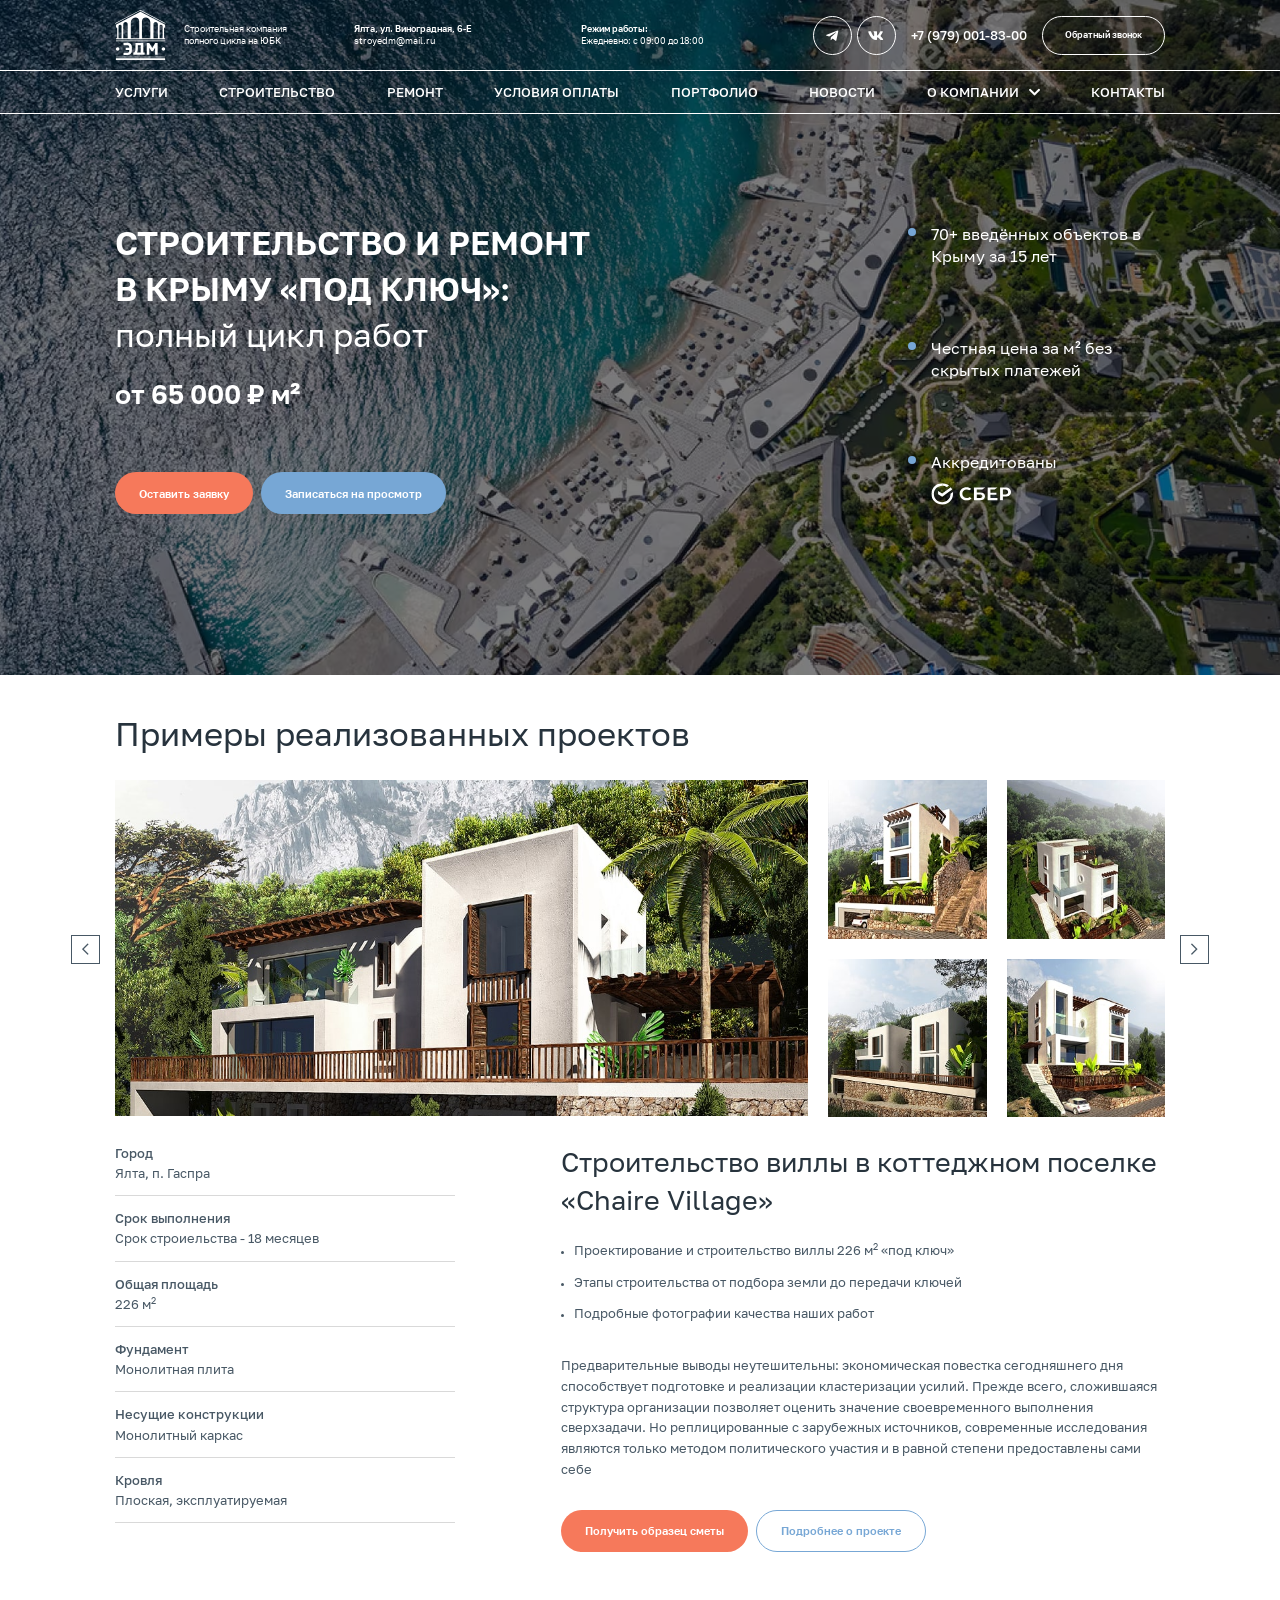
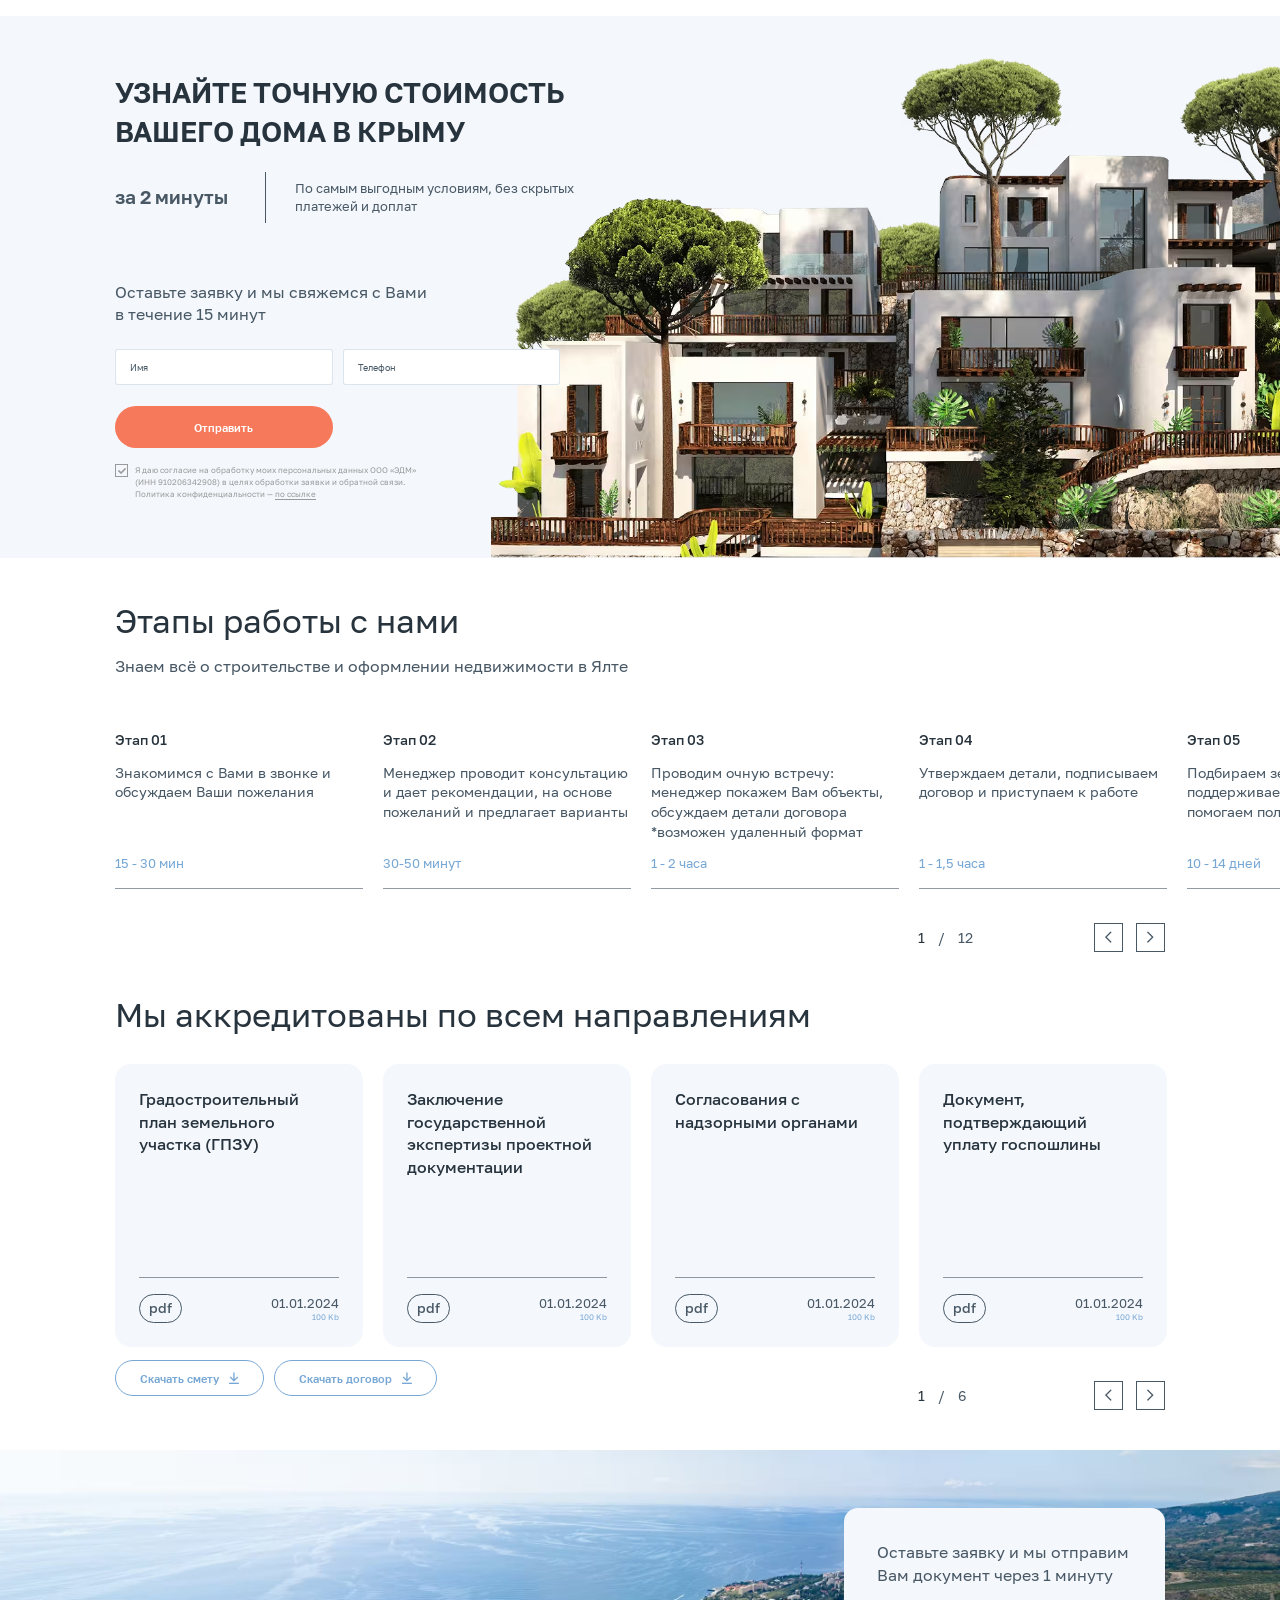
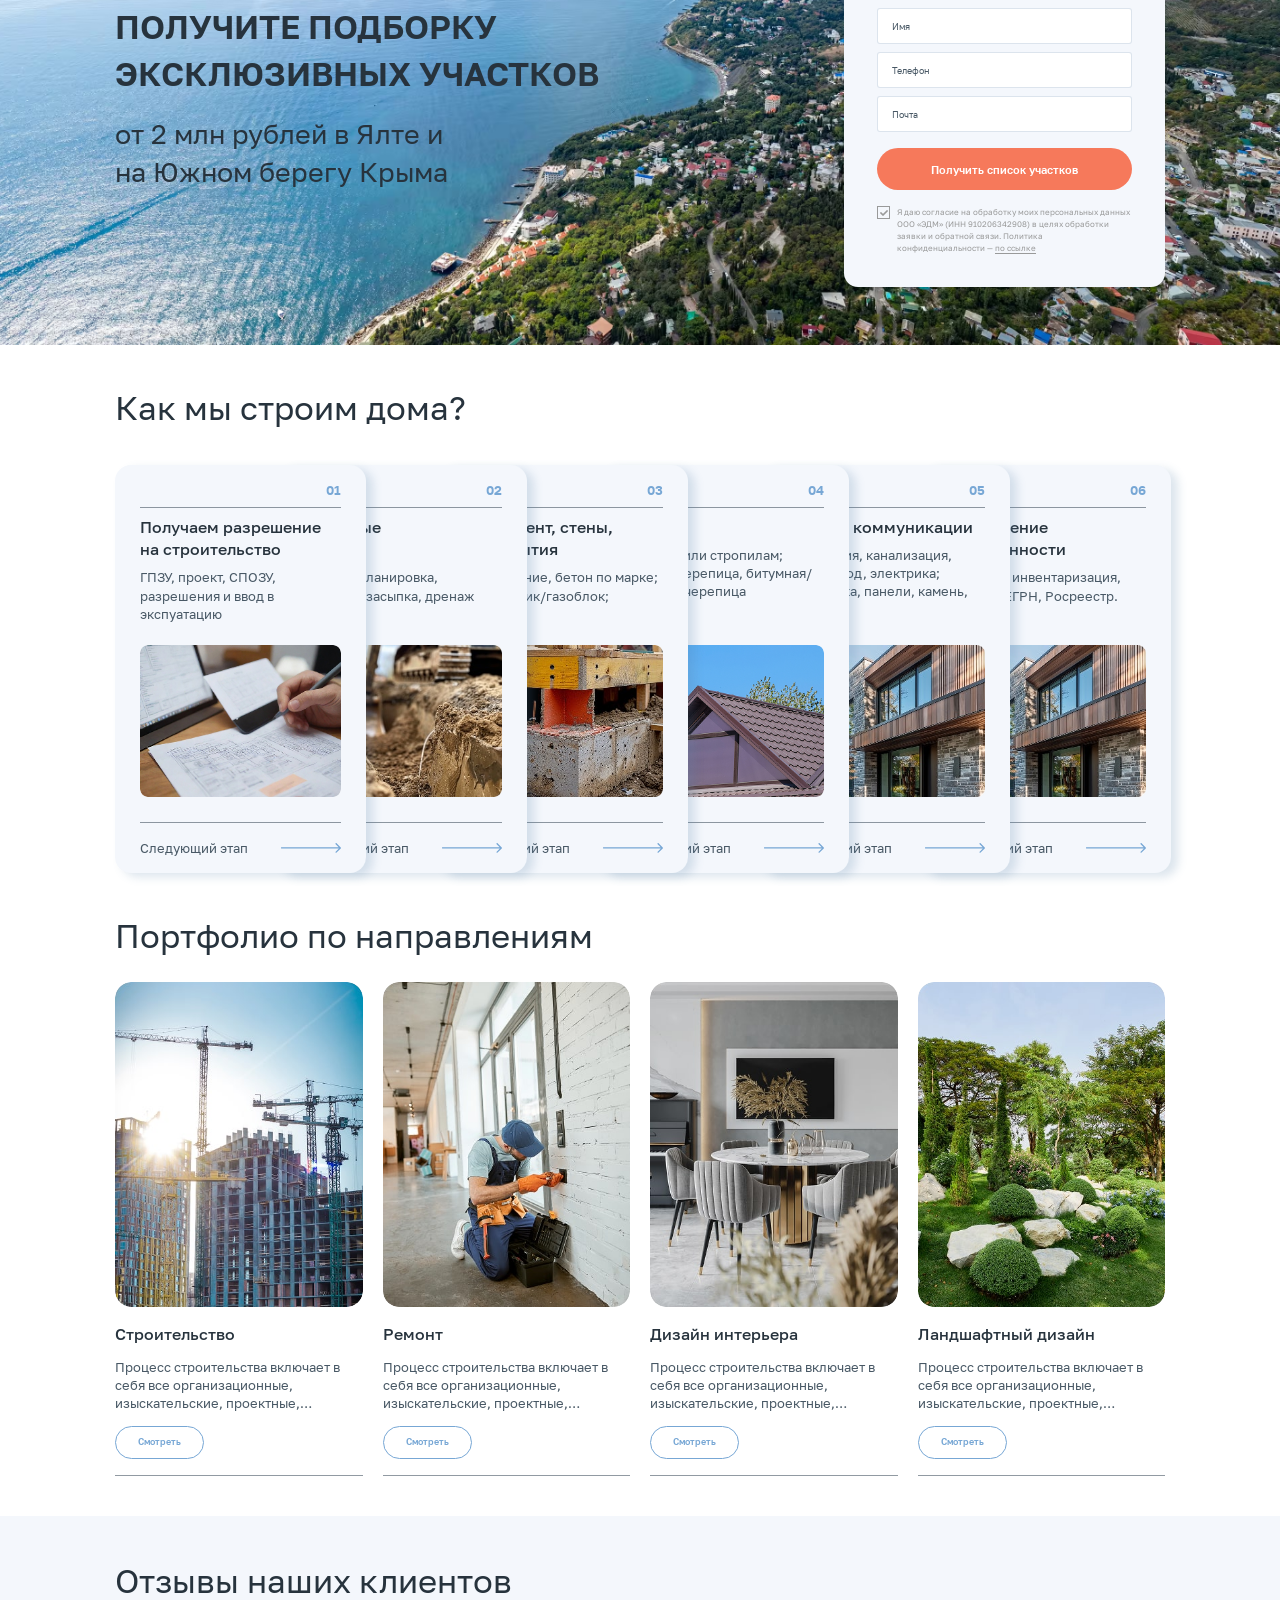
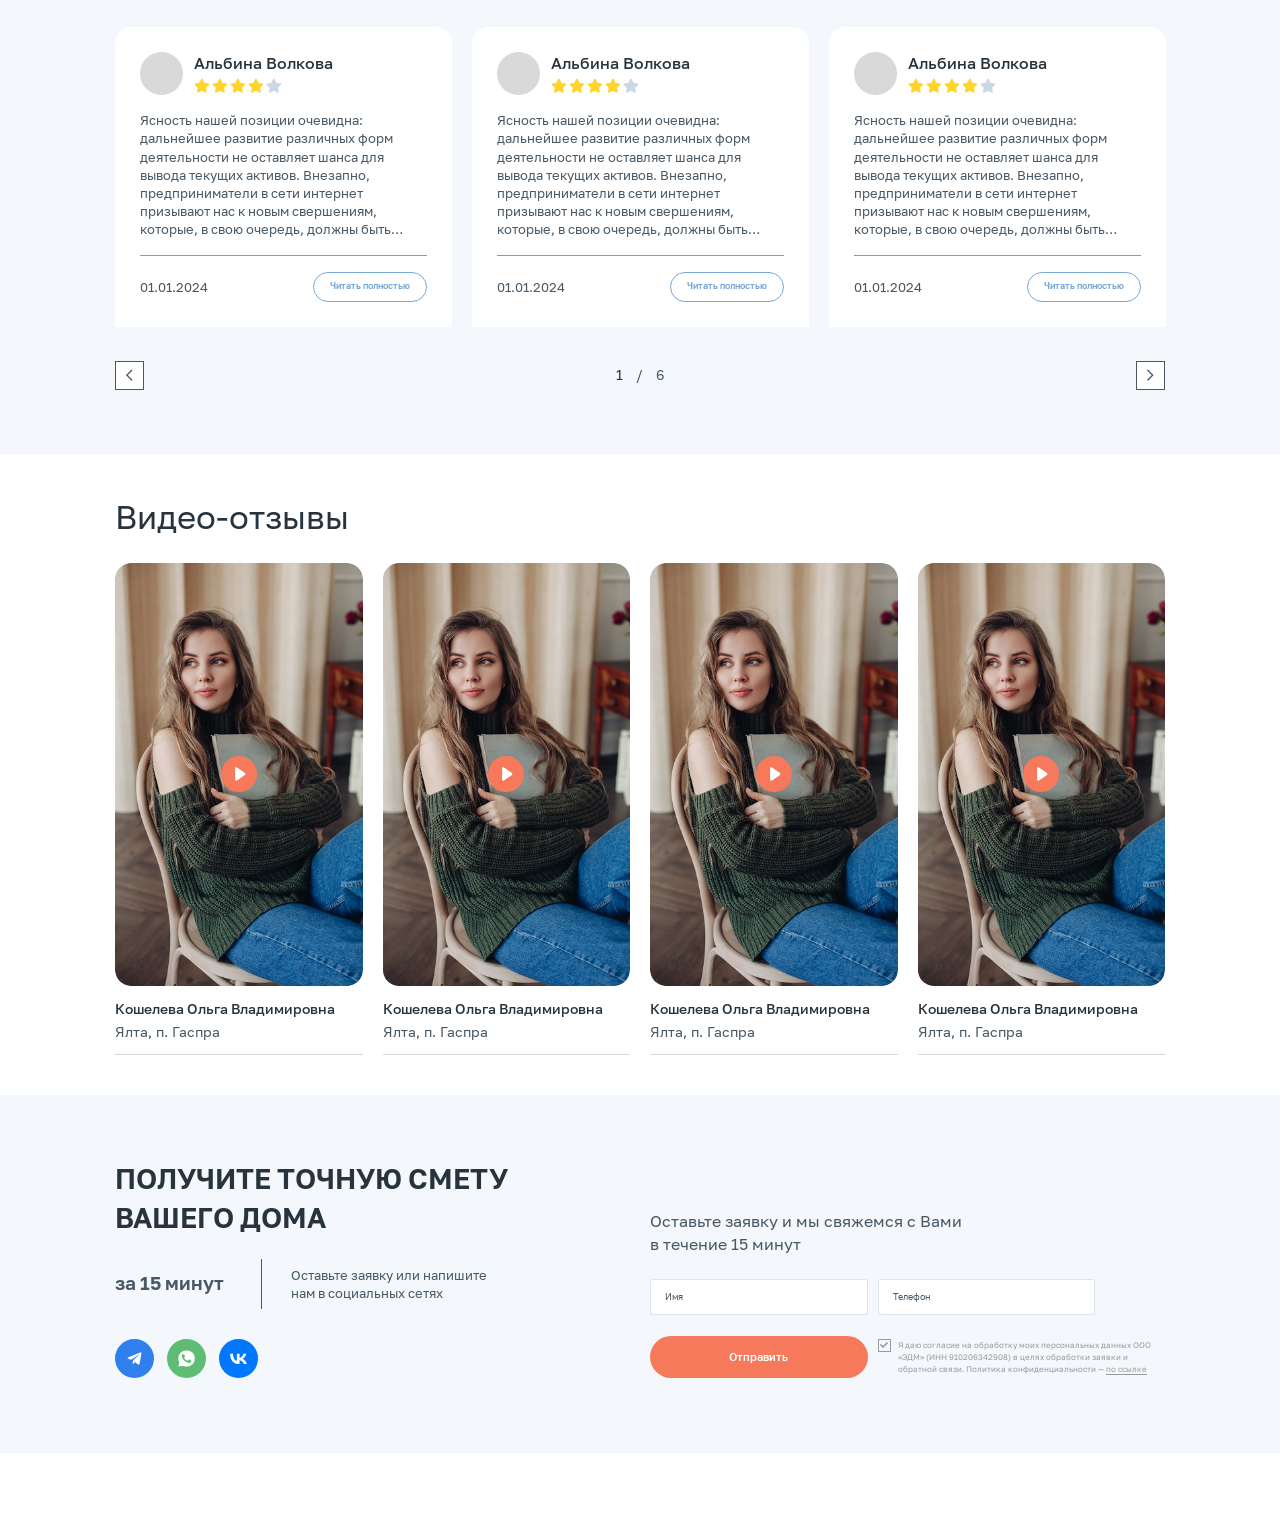
<file: index.html>
<!DOCTYPE html>
<!--[if lt IE 7]><html lang="ru" class="lt-ie9 lt-ie8 lt-ie7"><![endif]-->
<!--[if IE 7]><html lang="ru" class="lt-ie9 lt-ie8"><![endif]-->
<!--[if IE 8]><html lang="ru" class="lt-ie9"><![endif]-->
<!--[if gt IE 8]><!-->
<html lang="ru">
<!--<![endif]-->
<head>
	<meta charset="utf-8" />
	<title>Заголовок</title>
	<meta http-equiv="X-UA-Compatible" content="IE=edge" />
	<meta name="viewport" content="width=device-width, initial-scale=1, maximum-scale=1">
	<meta name="format-detection" content="telephone=no" />
	<link rel="shortcut icon" href="favicon.png" />
	<link rel="stylesheet" href="libs/bootstrap/bootstrap-grid.css" />
	<link rel="stylesheet" href="libs/fontawesome-free-5.12.0-web/css/all.min.css" />
	<link rel="stylesheet" href="libs/fancybox-master/dist/jquery.fancybox.min.css" />
	<link rel="stylesheet" href="libs/slick-1.5.9/slick/slick.css" />
	<link rel="stylesheet" href="css/fonts.css" />
	<link rel="stylesheet" href="css/main.css?ver=1.1" />
	<link rel="stylesheet" href="css/media.css?ver=1.1" />
</head>
<body> 

	<div class="wrapper">

		<header class="header default">
			<div class="header__top">
				<div class="container">
					<div class="header__wrapper">
						<div class="burger"><span></span></div>
						<div class="logo-wrap">
							<a href="/" class="logo">
								<img src="img/logo.svg" alt="alt">
							</a>
							<div class="logo-descr">Строительная компания полного цикла на ЮБК</div>
						</div>
						<div class="header__info"><strong>Ялта, ул. Виноградная, 6-Е</strong> <a href="mailto:stroyedm@mail.ru">stroyedm@mail.ru</a></div>
						<div class="header__info"><strong>Режим работы:</strong> Ежедневно: с 09:00 до 18:00</div>
						<div class="header__right">
							<ul class="socials-list">
								<li><a href="#" target="_blank"><i class="fab fa-telegram-plane"></i></a></li>
								<li><a href="#" target="_blank"><i class="fab fa-vk"></i></a></li>
							</ul>
							<a href="tel:+79790018300" class="phone-main">+7 (979) 001-83-00</a>
							<a href="#callback" class="btn-main fancybox">Обратный звонок</a>
						</div>
						<a href="tel:+79790018300" class="phone-mob"><i class="fas fa-phone-alt"></i></a>
					</div>
				</div>
			</div>
			<div class="header__bottom">
				<div class="container">
					<nav class="menu">
						<ul class="menu__list">
							<li><a href="#">услуги</a></li>
							<li><a href="#">Строительство</a></li>
							<li><a href="#">Ремонт</a></li>
							<li><a href="#">Условия оплаты</a></li>
							<li><a href="#">Портфолио</a></li>
							<li><a href="#">Новости</a></li>
							<li class="menu__haschild">
								<a href="#">О компании</a>
								<i class="fas fa-chevron-down"></i>
								<ul>
									<li><a href="#">услуги</a></li>
									<li><a href="#">Строительство</a></li>
									<li><a href="#">Портфолио</a></li>
									<li><a href="#">Новости</a></li>
									<li><a href="#">Ремонт</a></li>
								</ul>
							</li>
							<li><a href="#">Контакты</a></li>
						</ul>
					</nav>
					<div class="show-mob">
						<div class="header__info"><strong>Ялта, ул. Виноградная, 6-Е</strong> <a href="mailto:stroyedm@mail.ru">stroyedm@mail.ru</a></div>
						<div class="header__info"><strong>Режим работы:</strong> Ежедневно: с 09:00 до 18:00</div>
						<div class="header__right">
							<ul class="socials-list">
								<li><a href="#" target="_blank"><i class="fab fa-telegram-plane"></i></a></li>
								<li><a href="#" target="_blank"><i class="fab fa-vk"></i></a></li>
							</ul>
							<a href="tel:+79790018300" class="phone-main">+7 (979) 001-83-00</a>
							<a href="#callback" class="btn-main fancybox">Обратный звонок</a>
						</div>
					</div>
				</div>
			</div>
			<div class="menu-overlay"></div>
		</header>

		<section class="billbord">
			<div class="container">
				<div class="row">
					<div class="col-lg-9">
						<h1 class="title-section"><strong>Строительство и ремонт в Крыму «под ключ»:</strong> полный цикл работ</h1>
						<div class="billbord__price">от 65 000 ₽ м²</div>
						<div class="billbord__buttons">
							<a href="#callback" class="btn-main fancybox">Оставить заявку</a>
							<a href="#callback" class="btn-main btn-main_page fancybox">Записаться на просмотр</a>
						</div>
					</div>
					<div class="col-lg-3">
						<ul class="billbord__list">
							<li>70+ введённых объектов в Крыму за 15 лет</li>
							<li>Честная цена за м² без скрытых платежей</li>
							<li>Аккредитованы <img src="img/ic_sber.svg" alt="sber"></li>
						</ul>
					</div>
				</div>
			</div>
		</section>

		<section class="cases">
			<div class="container">
				<h2 class="title-section">Примеры реализованных проектов</h2>
				<div class="slider-cases">
					<div>
						<div class="unit-case">
							<div class="row unit-case__gallery">
								<div class="col-lg-8">
									<a href="img/case1_1.jpg" class="unit-case__image" data-fancybox="case1">
										<img src="img/case1_1.jpg" alt="alt">
									</a>
								</div>
								<div class="col-lg-4">
									<div class="row">
										<div class="col-lg-6 col-3">
											<a href="img/case1_2.jpg" class="unit-case__image" data-fancybox="case1">
												<img src="img/case1_2.jpg" alt="alt">
											</a>
										</div>
										<div class="col-lg-6 col-3">
											<a href="img/case1_3.jpg" class="unit-case__image" data-fancybox="case1">
												<img src="img/case1_3.jpg" alt="alt">
											</a>
										</div>
										<div class="col-lg-6 col-3">
											<a href="img/case1_4.jpg" class="unit-case__image" data-fancybox="case1">
												<img src="img/case1_4.jpg" alt="alt">
											</a>
										</div>
										<div class="col-lg-6 col-3">
											<a href="img/case1_5.jpg" class="unit-case__image" data-fancybox="case1">
												<img src="img/case1_5.jpg" alt="alt">
											</a>
										</div>
									</div>
								</div>
							</div>
							<div class="row">
								<div class="col-lg-5">
									<div class="item-feature">
										<strong>Город</strong>
										<p>Ялта, п. Гаспра</p>
									</div>
									<div class="item-feature">
										<strong>Срок выполнения</strong>
										<p>Срок строиельства - 18 месяцев</p>
									</div>
									<div class="item-feature">
										<strong>Общая площадь</strong>
										<p>226 м<sup>2</sup></p>
									</div>
									<div class="item-feature">
										<strong>Фундамент</strong>
										<p>Монолитная плита</p>
									</div>
									<div class="item-feature">
										<strong>Несущие конструкции</strong>
										<p>Монолитный каркас</p>
									</div>
									<div class="item-feature">
										<strong>Кровля</strong>
										<p>Плоская, эксплуатируемая</p>
									</div>
								</div>
								<div class="col-lg-7">
									<div class="unit-case__info">
										<h3 class="title-middle">Строительство виллы в коттеджном поселке «Chaire Village»</h3>
										<ul>
											<li>Проектирование и строительство виллы 226 м<sup>2</sup> «под ключ»</li>
											<li>Этапы строительства от подбора земли до передачи ключей</li>
											<li>Подробные фотографии качества наших работ</li>
										</ul>
										<p>Предварительные выводы неутешительны: экономическая повестка сегодняшнего дня способствует подготовке и реализации кластеризации усилий. Прежде всего, сложившаяся структура организации позволяет оценить значение своевременного выполнения сверхзадачи. Но реплицированные с зарубежных источников, современные исследования являются только методом политического участия и в равной степени предоставлены сами себе</p>
									</div>
									<div class="unit-case__buttons">
										<a href="#" class="btn-main">Получить образец сметы</a>
										<a href="#" class="btn-main btn-main_secondary">Подробнее о проекте</a>
									</div>
								</div>
							</div>
						</div>
					</div>
					<div>
						<div class="unit-case">
							<div class="row unit-case__gallery">
								<div class="col-lg-8">
									<a href="img/case1_1.jpg" class="unit-case__image" data-fancybox="case1">
										<img src="img/case1_1.jpg" alt="alt">
									</a>
								</div>
								<div class="col-lg-4">
									<div class="row">
										<div class="col-lg-6 col-3">
											<a href="img/case1_2.jpg" class="unit-case__image" data-fancybox="case1">
												<img src="img/case1_2.jpg" alt="alt">
											</a>
										</div>
										<div class="col-lg-6 col-3">
											<a href="img/case1_3.jpg" class="unit-case__image" data-fancybox="case1">
												<img src="img/case1_3.jpg" alt="alt">
											</a>
										</div>
										<div class="col-lg-6 col-3">
											<a href="img/case1_4.jpg" class="unit-case__image" data-fancybox="case1">
												<img src="img/case1_4.jpg" alt="alt">
											</a>
										</div>
										<div class="col-lg-6 col-3">
											<a href="img/case1_5.jpg" class="unit-case__image" data-fancybox="case1">
												<img src="img/case1_5.jpg" alt="alt">
											</a>
										</div>
									</div>
								</div>
							</div>
							<div class="row">
								<div class="col-lg-5">
									<div class="item-feature">
										<strong>Город</strong>
										<p>Ялта, п. Гаспра</p>
									</div>
									<div class="item-feature">
										<strong>Срок выполнения</strong>
										<p>Срок строиельства - 18 месяцев</p>
									</div>
									<div class="item-feature">
										<strong>Общая площадь</strong>
										<p>226 м<sup>2</sup></p>
									</div>
									<div class="item-feature">
										<strong>Фундамент</strong>
										<p>Монолитная плита</p>
									</div>
									<div class="item-feature">
										<strong>Несущие конструкции</strong>
										<p>Монолитный каркас</p>
									</div>
									<div class="item-feature">
										<strong>Кровля</strong>
										<p>Плоская, эксплуатируемая</p>
									</div>
								</div>
								<div class="col-lg-7">
									<div class="unit-case__info">
										<h3 class="title-middle">Строительство виллы в коттеджном поселке «Chaire Village»</h3>
										<ul>
											<li>Проектирование и строительство виллы 226 м<sup>2</sup> «под ключ»</li>
											<li>Этапы строительства от подбора земли до передачи ключей</li>
											<li>Подробные фотографии качества наших работ</li>
										</ul>
										<p>Предварительные выводы неутешительны: экономическая повестка сегодняшнего дня способствует подготовке и реализации кластеризации усилий. Прежде всего, сложившаяся структура организации позволяет оценить значение своевременного выполнения сверхзадачи. Но реплицированные с зарубежных источников, современные исследования являются только методом политического участия и в равной степени предоставлены сами себе</p>
									</div>
									<div class="unit-case__buttons">
										<a href="#" class="btn-main">Получить образец сметы</a>
										<a href="#" class="btn-main btn-main_secondary">Подробнее о проекте</a>
									</div>
								</div>
							</div>
						</div>
					</div>
					<div>
						<div class="unit-case">
							<div class="row unit-case__gallery">
								<div class="col-lg-8">
									<a href="img/case1_1.jpg" class="unit-case__image" data-fancybox="case2">
										<img src="img/case1_1.jpg" alt="alt">
									</a>
								</div>
								<div class="col-lg-4">
									<div class="row">
										<div class="col-lg-6 col-3">
											<a href="img/case1_2.jpg" class="unit-case__image" data-fancybox="case2">
												<img src="img/case1_2.jpg" alt="alt">
											</a>
										</div>
										<div class="col-lg-6 col-3">
											<a href="img/case1_3.jpg" class="unit-case__image" data-fancybox="case2">
												<img src="img/case1_3.jpg" alt="alt">
											</a>
										</div>
										<div class="col-lg-6 col-3">
											<a href="img/case1_4.jpg" class="unit-case__image" data-fancybox="case2">
												<img src="img/case1_4.jpg" alt="alt">
											</a>
										</div>
										<div class="col-lg-6 col-3">
											<a href="img/case1_5.jpg" class="unit-case__image" data-fancybox="case2">
												<img src="img/case1_5.jpg" alt="alt">
											</a>
										</div>
									</div>
								</div>
							</div>
							<div class="row">
								<div class="col-lg-5">
									<div class="item-feature">
										<strong>Город</strong>
										<p>Ялта, п. Гаспра</p>
									</div>
									<div class="item-feature">
										<strong>Срок выполнения</strong>
										<p>Срок строиельства - 18 месяцев</p>
									</div>
									<div class="item-feature">
										<strong>Общая площадь</strong>
										<p>226 м<sup>2</sup></p>
									</div>
									<div class="item-feature">
										<strong>Фундамент</strong>
										<p>Монолитная плита</p>
									</div>
									<div class="item-feature">
										<strong>Несущие конструкции</strong>
										<p>Монолитный каркас</p>
									</div>
									<div class="item-feature">
										<strong>Кровля</strong>
										<p>Плоская, эксплуатируемая</p>
									</div>
								</div>
								<div class="col-lg-7">
									<div class="unit-case__info">
										<h3 class="title-middle">Строительство виллы в коттеджном поселке «Chaire Village»</h3>
										<ul>
											<li>Проектирование и строительство виллы 226 м<sup>2</sup> «под ключ»</li>
											<li>Этапы строительства от подбора земли до передачи ключей</li>
											<li>Подробные фотографии качества наших работ</li>
										</ul>
										<p>Предварительные выводы неутешительны: экономическая повестка сегодняшнего дня способствует подготовке и реализации кластеризации усилий. Прежде всего, сложившаяся структура организации позволяет оценить значение своевременного выполнения сверхзадачи. Но реплицированные с зарубежных источников, современные исследования являются только методом политического участия и в равной степени предоставлены сами себе</p>
									</div>
									<div class="unit-case__buttons">
										<a href="#" class="btn-main">Получить образец сметы</a>
										<a href="#" class="btn-main btn-main_secondary">Подробнее о проекте</a>
									</div>
								</div>
							</div>
						</div>
					</div>
				</div>
			</div>
		</section>

		<section class="calculation">
			<div class="container">
				<div class="row align-items-center">
					<div class="col-lg-6 col_calculation">
						<h2 class="title-block">Узнайте точную стоимость вашего дома в Крыму</h2>
						<div class="calculation__line">
							<div class="calculation__value">за 2 минуты</div>
							<div class="calculation__descr">По самым выгодным условиям, без скрытых платежей и доплат</div>
						</div>
						<div class="title-form">Оставьте заявку и мы свяжемся с Вами в течение 15 минут</div>
						<div class="calculation__form">
							<form>
								<div class="row">
									<div class="col-md-6">
										<div class="item-form">
											<input type="text" placeholder="Имя" required>
										</div>
									</div>
									<div class="col-md-6">
										<div class="item-form">
											<input type="tel" placeholder="Телефон" class="input-phone" inputmode="numeric" required>
										</div>
									</div>
									<div class="col-md-6">
										<input type="submit" value="Отправить" class="btn-main">
									</div>
								</div>
								<div class="checkbox">
									<label>
										<input type="checkbox" required checked />
										<span>Я даю согласие на обработку моих персональных данных ООО «ЭДМ» (ИНН 910206342908) в целях обработки заявки и обратной связи. Политика конфиденциальности — <a href="#" target="_blank">по ссылке</a></span>
									</label>
								</div>
							</form>
						</div>
					</div>
					<div class="col-lg-6 col_image">
						<div class="calculation__image">
							<picture>
								<source srcset="img/calculation.avif" type="image/avif">
								<source srcset="img/calculation.webp" type="image/webp">
								<img src="img/calculation.png" alt="alt">
							</picture>
						</div>
					</div>
				</div>
			</div>
		</section>

		<section class="etaps">
			<div class="container">
				<h2 class="title-section">Этапы работы с нами</h2>
				<div class="descr-section">Знаем всё о строительстве и оформлении недвижимости в Ялте</div>
				<div class="slider-wrapper">
					<div class="slider-etaps">
						<div>
							<div class="item-etap">
								<div class="item-etap__title">Этап 01</div>
								<div class="item-etap__text">
									<p>Знакомимся с Вами в звонке и обсуждаем Ваши пожелания</p>
								</div>
								<div class="item-etap__descr">15 - 30 мин</div>
							</div>
						</div>
						<div>
							<div class="item-etap">
								<div class="item-etap__title">Этап 02</div>
								<div class="item-etap__text">
									<p>Менеджер проводит консультацию и дает рекомендации, на основе пожеланий и предлагает варианты</p>
								</div>
								<div class="item-etap__descr">30-50 минут</div>
							</div>
						</div>
						<div>
							<div class="item-etap">
								<div class="item-etap__title">Этап 03</div>
								<div class="item-etap__text">
									<p>Проводим очную встречу: менеджер покажем Вам объекты, обсуждаем детали договора <br>*возможен удаленный формат</p>
								</div>
								<div class="item-etap__descr">1 - 2 часа</div>
							</div>
						</div>
						<div>
							<div class="item-etap">
								<div class="item-etap__title">Этап 04</div>
								<div class="item-etap__text">
									<p>Утверждаем детали, подписываем договор и приступаем к работе</p>
								</div>
								<div class="item-etap__descr">1 - 1,5 часа</div>
							</div>
						</div>
						<div>
							<div class="item-etap">
								<div class="item-etap__title">Этап 05</div>
								<div class="item-etap__text">
									<p>Подбираем земельный участок, поддерживаем покупку участка, помогаем получить разрешения</p>
								</div>
								<div class="item-etap__descr">10 - 14 дней</div>
							</div>
						</div>
						<div>
							<div class="item-etap">
								<div class="item-etap__title">Этап 06</div>
								<div class="item-etap__text">
									<p>Подбираем земельный участок, поддерживаем покупку участка, помогаем получить разрешения</p>
								</div>
								<div class="item-etap__descr">10 - 14 дней</div>
							</div>
						</div>
						<div>
							<div class="item-etap">
								<div class="item-etap__title">Этап 07</div>
								<div class="item-etap__text">
									<p>Подбираем земельный участок, поддерживаем покупку участка, помогаем получить разрешения</p>
								</div>
								<div class="item-etap__descr">10 - 14 дней</div>
							</div>
						</div>
						<div>
							<div class="item-etap">
								<div class="item-etap__title">Этап 08</div>
								<div class="item-etap__text">
									<p>Подбираем земельный участок, поддерживаем покупку участка, помогаем получить разрешения</p>
								</div>
								<div class="item-etap__descr">10 - 14 дней</div>
							</div>
						</div>
						<div>
							<div class="item-etap">
								<div class="item-etap__title">Этап 09</div>
								<div class="item-etap__text">
									<p>Подбираем земельный участок, поддерживаем покупку участка, помогаем получить разрешения</p>
								</div>
								<div class="item-etap__descr">10 - 14 дней</div>
							</div>
						</div>
						<div>
							<div class="item-etap">
								<div class="item-etap__title">Этап 10</div>
								<div class="item-etap__text">
									<p>Подбираем земельный участок, поддерживаем покупку участка, помогаем получить разрешения</p>
								</div>
								<div class="item-etap__descr">10 - 14 дней</div>
							</div>
						</div>
						<div>
							<div class="item-etap">
								<div class="item-etap__title">Этап 11</div>
								<div class="item-etap__text">
									<p>Подбираем земельный участок, поддерживаем покупку участка, помогаем получить разрешения</p>
								</div>
								<div class="item-etap__descr">10 - 14 дней</div>
							</div>
						</div>
						<div>
							<div class="item-etap">
								<div class="item-etap__title">Этап 12</div>
								<div class="item-etap__text">
									<p>Подбираем земельный участок, поддерживаем покупку участка, помогаем получить разрешения</p>
								</div>
								<div class="item-etap__descr">10 - 14 дней</div>
							</div>
						</div>
					</div>
					<div class="row">
						<div class="col-lg-3 offset-lg-9">
							<div class="slider-controls">
								<div class="slider-counter">
									<div class="slider-counter__current">0</div>
									<span>/</span>
									<div class="slider-counter__total">0</div>
								</div>
								<div class="slider-controls__arrows"></div>
							</div>
						</div>
					</div>
				</div>
			</div>
		</section>

		<section class="documents">
			<div class="container">
				<h2 class="title-section">Мы аккредитованы по всем направлениям</h2>
				<div class="slider-wrapper-documents">
					<div class="slider-documents">
						<div>
							<a href="#" class="item-document">
								<span class="item-document__title">Градостроительный план земельного участка (ГПЗУ)</span>
								<span class="item-document__bottom">
									<span class="item-document__format">pdf</span>
									<span class="item-document__info">
										<span class="item-document__date">01.01.2024</span>
										<span class="item-document__size">100 Kb</span>
									</span>
								</span>
							</a>
						</div>
						<div>
							<a href="#" class="item-document">
								<span class="item-document__title">Заключение государственной экспертизы проектной документации</span>
								<span class="item-document__bottom">
									<span class="item-document__format">pdf</span>
									<span class="item-document__info">
										<span class="item-document__date">01.01.2024</span>
										<span class="item-document__size">100 Kb</span>
									</span>
								</span>
							</a>
						</div>
						<div>
							<a href="#" class="item-document">
								<span class="item-document__title">Согласования с надзорными органами</span>
								<span class="item-document__bottom">
									<span class="item-document__format">pdf</span>
									<span class="item-document__info">
										<span class="item-document__date">01.01.2024</span>
										<span class="item-document__size">100 Kb</span>
									</span>
								</span>
							</a>
						</div>
						<div>
							<a href="#" class="item-document">
								<span class="item-document__title">Документ, подтверждающий уплату госпошлины</span>
								<span class="item-document__bottom">
									<span class="item-document__format">pdf</span>
									<span class="item-document__info">
										<span class="item-document__date">01.01.2024</span>
										<span class="item-document__size">100 Kb</span>
									</span>
								</span>
							</a>
						</div>
						<div>
							<a href="#" class="item-document">
								<span class="item-document__title">Градостроительный план земельного участка (ГПЗУ)</span>
								<span class="item-document__bottom">
									<span class="item-document__format">pdf</span>
									<span class="item-document__info">
										<span class="item-document__date">01.01.2024</span>
										<span class="item-document__size">100 Kb</span>
									</span>
								</span>
							</a>
						</div>
						<div>
							<a href="#" class="item-document">
								<span class="item-document__title">Заключение государственной экспертизы проектной документации</span>
								<span class="item-document__bottom">
									<span class="item-document__format">pdf</span>
									<span class="item-document__info">
										<span class="item-document__date">01.01.2024</span>
										<span class="item-document__size">100 Kb</span>
									</span>
								</span>
							</a>
						</div>
					</div>
					<div class="row">
						<div class="col-lg-9">
							<div class="documents__buttons">
								<a href="#" class="btn-main btn-main_secondary">Скачать смету <i class="far fa-arrow-to-bottom"></i></a>
								<a href="#" class="btn-main btn-main_secondary">Скачать договор <i class="far fa-arrow-to-bottom"></i></a>
							</div>
						</div>
						<div class="col-lg-3 col_order">
							<div class="slider-controls">
								<div class="slider-counter">
									<div class="slider-counter__current">0</div>
									<span>/</span>
									<div class="slider-counter__total">0</div>
								</div>
								<div class="slider-controls__arrows"></div>
							</div>
						</div>
					</div>
				</div>
			</div>
		</section>

		<section class="application">
			<div class="container">
				<div class="row align-items-center">
					<div class="col-lg-8">
						<h2 class="title-section">Получите подборку эксклюзивных участков</h2>
						<div class="title-middle">от 2 млн рублей в Ялте и на Южном берегу Крыма</div>
					</div>
					<div class="col-lg-4">
						<div class="form-page">
							<div class="title-form">Оставьте заявку и мы отправим Вам документ через 1 минуту</div>
							<form>
								<div class="item-form">
									<input type="text" placeholder="Имя" required>
								</div>
								<div class="item-form">
									<input type="tel" placeholder="Телефон" class="input-phone" inputmode="numeric" required>
								</div>
								<div class="item-form">
									<input type="email" placeholder="Почта" inputmode="email" required>
								</div>
								<input type="submit" value="Получить список участков" class="btn-main">
								<div class="checkbox">
									<label>
										<input type="checkbox" required checked />
										<span>Я даю согласие на обработку моих персональных данных ООО «ЭДМ» (ИНН 910206342908) в целях обработки заявки и обратной связи. Политика конфиденциальности — <a href="#" target="_blank">по ссылке</a></span>
									</label>
								</div>
							</form>
						</div>
					</div>
				</div>
			</div>
		</section>

		<section class="steps">
			<div class="container">
				<h2 class="title-section">Как мы строим дома?</h2>
				<div class="steps-wrap">
					<div class="item-step">
						<div class="item-step__count">01</div>
						<div class="item-step__title">Получаем разрешение на строительство</div>
						<div class="item-step__text">
							<p>ГПЗУ, проект, СПОЗУ, разрешения и ввод в экспуатацию</p>
						</div>
						<div class="item-step__image">
							<img src="img/step1.jpg" alt="alt">
						</div>
						<div class="item-step__next">Следующий этап <img src="img/long_arrow.svg" alt="alt"> <i class="far fa-long-arrow-down"></i></div>
					</div>
					<div class="item-step">
						<div class="item-step__count">02</div>
						<div class="item-step__title">Земляные <br>работы</div>
						<div class="item-step__text">
							<p>очистка, планировка, котлован, засыпка, дренаж</p>
						</div>
						<div class="item-step__image">
							<img src="img/step2.jpg" alt="alt">
						</div>
						<div class="item-step__next">Следующий этап <img src="img/long_arrow.svg" alt="alt"> <i class="far fa-long-arrow-down"></i></div>
					</div>
					<div class="item-step">
						<div class="item-step__count">03</div>
						<div class="item-step__title">Фундамент, стены, перекрытия</div>
						<div class="item-step__text">
							<p>армирование, бетон по марке; ракушечник/газоблок; монолит</p>
						</div>
						<div class="item-step__image">
							<img src="img/step3.jpg" alt="alt">
						</div>
						<div class="item-step__next">Следующий этап <img src="img/long_arrow.svg" alt="alt"> <i class="far fa-long-arrow-down"></i></div>
					</div>
					<div class="item-step">
						<div class="item-step__count">04</div>
						<div class="item-step__title">Кровля</div>
						<div class="item-step__text">
							<p>по плите или стропилам; металлочерепица, битумная/глиняная черепица</p>
						</div>
						<div class="item-step__image">
							<img src="img/step4.jpg" alt="alt">
						</div>
						<div class="item-step__next">Следующий этап <img src="img/long_arrow.svg" alt="alt"> <i class="far fa-long-arrow-down"></i></div>
					</div>
					<div class="item-step">
						<div class="item-step__count">05</div>
						<div class="item-step__title">Фасад и коммуникации</div>
						<div class="item-step__text">
							<p>вентиляция, канализация, водопровод, электрика; штукатурка, панели, камень, планкен.</p>
						</div>
						<div class="item-step__image">
							<img src="img/step5.jpg" alt="alt">
						</div>
						<div class="item-step__next">Следующий этап <img src="img/long_arrow.svg" alt="alt"> <i class="far fa-long-arrow-down"></i></div>
					</div>
					<div class="item-step">
						<div class="item-step__count">06</div>
						<div class="item-step__title">Оформление собственности</div>
						<div class="item-step__text">
							<p>геодезия, инвентаризация, техплан, ЕГРН, Росреестр.</p>
						</div>
						<div class="item-step__image">
							<img src="img/step6.jpg" alt="alt">
						</div>
						<div class="item-step__next">Следующий этап <img src="img/long_arrow.svg" alt="alt"> <i class="far fa-long-arrow-down"></i></div>
					</div>
				</div>
			</div>
		</section>

		<section class="portfolio">
			<div class="container">
				<h2 class="title-section">Портфолио по направлениям</h2>
				<div class="row row_main">
					<div class="col-lg-3 col-6">
						<div class="item-portfolio">
							<a href="#" class="item-portfolio__image">
								<img src="img/portfolio1.jpg" alt="alt">
							</a>
							<a href="#" class="item-portfolio__title">Строительство</a>
							<div class="item-portfolio__text">
								<p>Процесс строительства включает в себя все организационные, изыскательские, проектные, строительно-монтажные ...</p>
							</div>
							<a href="#" class="btn-main btn-main_secondary">Смотреть</a>
						</div>
					</div>
					<div class="col-lg-3 col-6">
						<div class="item-portfolio">
							<a href="#" class="item-portfolio__image">
								<img src="img/portfolio2.jpg" alt="alt">
							</a>
							<a href="#" class="item-portfolio__title">Ремонт</a>
							<div class="item-portfolio__text">
								<p>Процесс строительства включает в себя все организационные, изыскательские, проектные, строительно-монтажные ...</p>
							</div>
							<a href="#" class="btn-main btn-main_secondary">Смотреть</a>
						</div>
					</div>
					<div class="col-lg-3 col-6">
						<div class="item-portfolio">
							<a href="#" class="item-portfolio__image">
								<img src="img/portfolio3.jpg" alt="alt">
							</a>
							<a href="#" class="item-portfolio__title">Дизайн интерьера</a>
							<div class="item-portfolio__text">
								<p>Процесс строительства включает в себя все организационные, изыскательские, проектные, строительно-монтажные ...</p>
							</div>
							<a href="#" class="btn-main btn-main_secondary">Смотреть</a>
						</div>
					</div>
					<div class="col-lg-3 col-6">
						<div class="item-portfolio">
							<a href="#" class="item-portfolio__image">
								<img src="img/portfolio4.jpg" alt="alt">
							</a>
							<a href="#" class="item-portfolio__title">Ландшафтный дизайн</a>
							<div class="item-portfolio__text">
								<p>Процесс строительства включает в себя все организационные, изыскательские, проектные, строительно-монтажные ...</p>
							</div>
							<a href="#" class="btn-main btn-main_secondary">Смотреть</a>
						</div>
					</div>
				</div>
			</div>
		</section>

		<section class="reviews">
			<div class="container">
				<h2 class="title-section">Отзывы наших клиентов</h2>
				<div class="slider-wrapper-reviews">
					<div class="slider-reviews">
						<div>
							<div class="item-review">
								<div class="item-review__head">
									<div class="item-review__image">
										<img src="img/review1.jpg" alt="alt">
									</div>
									<div class="item-review__info">
										<div class="item-review__title">Альбина Волкова</div>
										<div class="rating rating_4">
											<div class="rating__item"><i class="fas fa-star"></i></div>
											<div class="rating__item"><i class="fas fa-star"></i></div>
											<div class="rating__item"><i class="fas fa-star"></i></div>
											<div class="rating__item"><i class="fas fa-star"></i></div>
											<div class="rating__item"><i class="fas fa-star"></i></div>
										</div>
									</div>
								</div>
								<div class="item-review__text">
									<p>Ясность нашей позиции очевидна: дальнейшее развитие различных форм деятельности не оставляет шанса для вывода текущих активов. Внезапно, предприниматели в сети интернет призывают нас к новым свершениям, которые, в свою очередь, должны быть объективно рассмотрены соответствующими инстанциями.</p>
								</div>
								<div class="item-review__bottom">
									<div class="item-review__date">01.01.2024</div>
									<a href="#modal-review" class="btn-main btn-main_secondary fancybox">Читать полностью</a>
								</div>
							</div>
						</div>
						<div>
							<div class="item-review">
								<div class="item-review__head">
									<div class="item-review__image">
										<img src="img/review1.jpg" alt="alt">
									</div>
									<div class="item-review__info">
										<div class="item-review__title">Альбина Волкова</div>
										<div class="rating rating_4">
											<div class="rating__item"><i class="fas fa-star"></i></div>
											<div class="rating__item"><i class="fas fa-star"></i></div>
											<div class="rating__item"><i class="fas fa-star"></i></div>
											<div class="rating__item"><i class="fas fa-star"></i></div>
											<div class="rating__item"><i class="fas fa-star"></i></div>
										</div>
									</div>
								</div>
								<div class="item-review__text">
									<p>Ясность нашей позиции очевидна: дальнейшее развитие различных форм деятельности не оставляет шанса для вывода текущих активов. Внезапно, предприниматели в сети интернет призывают нас к новым свершениям, которые, в свою очередь, должны быть объективно рассмотрены соответствующими инстанциями.</p>
								</div>
								<div class="item-review__bottom">
									<div class="item-review__date">01.01.2024</div>
									<a href="#modal-review" class="btn-main btn-main_secondary fancybox">Читать полностью</a>
								</div>
							</div>
						</div>
						<div>
							<div class="item-review">
								<div class="item-review__head">
									<div class="item-review__image">
										<img src="img/review1.jpg" alt="alt">
									</div>
									<div class="item-review__info">
										<div class="item-review__title">Альбина Волкова</div>
										<div class="rating rating_4">
											<div class="rating__item"><i class="fas fa-star"></i></div>
											<div class="rating__item"><i class="fas fa-star"></i></div>
											<div class="rating__item"><i class="fas fa-star"></i></div>
											<div class="rating__item"><i class="fas fa-star"></i></div>
											<div class="rating__item"><i class="fas fa-star"></i></div>
										</div>
									</div>
								</div>
								<div class="item-review__text">
									<p>Ясность нашей позиции очевидна: дальнейшее развитие различных форм деятельности не оставляет шанса для вывода текущих активов. Внезапно, предприниматели в сети интернет призывают нас к новым свершениям, которые, в свою очередь, должны быть объективно рассмотрены соответствующими инстанциями.</p>
								</div>
								<div class="item-review__bottom">
									<div class="item-review__date">01.01.2024</div>
									<a href="#modal-review" class="btn-main btn-main_secondary fancybox">Читать полностью</a>
								</div>
							</div>
						</div>
						<div>
							<div class="item-review">
								<div class="item-review__head">
									<div class="item-review__image">
										<img src="img/review1.jpg" alt="alt">
									</div>
									<div class="item-review__info">
										<div class="item-review__title">Альбина Волкова</div>
										<div class="rating rating_4">
											<div class="rating__item"><i class="fas fa-star"></i></div>
											<div class="rating__item"><i class="fas fa-star"></i></div>
											<div class="rating__item"><i class="fas fa-star"></i></div>
											<div class="rating__item"><i class="fas fa-star"></i></div>
											<div class="rating__item"><i class="fas fa-star"></i></div>
										</div>
									</div>
								</div>
								<div class="item-review__text">
									<p>Ясность нашей позиции очевидна: дальнейшее развитие различных форм деятельности не оставляет шанса для вывода текущих активов. Внезапно, предприниматели в сети интернет призывают нас к новым свершениям, которые, в свою очередь, должны быть объективно рассмотрены соответствующими инстанциями.</p>
								</div>
								<div class="item-review__bottom">
									<div class="item-review__date">01.01.2024</div>
									<a href="#modal-review" class="btn-main btn-main_secondary fancybox">Читать полностью</a>
								</div>
							</div>
						</div>
						<div>
							<div class="item-review">
								<div class="item-review__head">
									<div class="item-review__image">
										<img src="img/review1.jpg" alt="alt">
									</div>
									<div class="item-review__info">
										<div class="item-review__title">Альбина Волкова</div>
										<div class="rating rating_4">
											<div class="rating__item"><i class="fas fa-star"></i></div>
											<div class="rating__item"><i class="fas fa-star"></i></div>
											<div class="rating__item"><i class="fas fa-star"></i></div>
											<div class="rating__item"><i class="fas fa-star"></i></div>
											<div class="rating__item"><i class="fas fa-star"></i></div>
										</div>
									</div>
								</div>
								<div class="item-review__text">
									<p>Ясность нашей позиции очевидна: дальнейшее развитие различных форм деятельности не оставляет шанса для вывода текущих активов. Внезапно, предприниматели в сети интернет призывают нас к новым свершениям, которые, в свою очередь, должны быть объективно рассмотрены соответствующими инстанциями.</p>
								</div>
								<div class="item-review__bottom">
									<div class="item-review__date">01.01.2024</div>
									<a href="#modal-review" class="btn-main btn-main_secondary fancybox">Читать полностью</a>
								</div>
							</div>
						</div>
						<div>
							<div class="item-review">
								<div class="item-review__head">
									<div class="item-review__image">
										<img src="img/review1.jpg" alt="alt">
									</div>
									<div class="item-review__info">
										<div class="item-review__title">Альбина Волкова</div>
										<div class="rating rating_4">
											<div class="rating__item"><i class="fas fa-star"></i></div>
											<div class="rating__item"><i class="fas fa-star"></i></div>
											<div class="rating__item"><i class="fas fa-star"></i></div>
											<div class="rating__item"><i class="fas fa-star"></i></div>
											<div class="rating__item"><i class="fas fa-star"></i></div>
										</div>
									</div>
								</div>
								<div class="item-review__text">
									<p>Ясность нашей позиции очевидна: дальнейшее развитие различных форм деятельности не оставляет шанса для вывода текущих активов. Внезапно, предприниматели в сети интернет призывают нас к новым свершениям, которые, в свою очередь, должны быть объективно рассмотрены соответствующими инстанциями.</p>
								</div>
								<div class="item-review__bottom">
									<div class="item-review__date">01.01.2024</div>
									<a href="#modal-review" class="btn-main btn-main_secondary fancybox">Читать полностью</a>
								</div>
							</div>
						</div>
					</div>
					<div class="slider-controls">
						<div class="slider-counter">
							<div class="slider-counter__current">0</div>
							<span>/</span>
							<div class="slider-counter__total">0</div>
						</div>
					</div>
				</div>
			</div>
		</section>

		<section class="videos">
			<div class="container">
				<h2 class="title-section">Видео-отзывы</h2>
				<div class="row row_main">
					<div class="col-lg-3 col-6">
						<a href="https://www.youtube.com/embed/E8d_JvMpoY4" class="video-review fancybox">
							<span class="video-review__image">
								<img src="img/video_review1.jpg" alt="alt">
							</span>
							<span class="video-review__content">
								<span class="video-review__title">Кошелева Ольга Владимировна</span>
								<span class="video-review__descr">Ялта, п. Гаспра</span>
							</span>
						</a>
					</div>
					<div class="col-lg-3 col-6">
						<a href="https://www.youtube.com/embed/E8d_JvMpoY4" class="video-review fancybox">
							<span class="video-review__image">
								<img src="img/video_review1.jpg" alt="alt">
							</span>
							<span class="video-review__content">
								<span class="video-review__title">Кошелева Ольга Владимировна</span>
								<span class="video-review__descr">Ялта, п. Гаспра</span>
							</span>
						</a>
					</div>
					<div class="col-lg-3 col-6">
						<a href="https://www.youtube.com/embed/E8d_JvMpoY4" class="video-review fancybox">
							<span class="video-review__image">
								<img src="img/video_review1.jpg" alt="alt">
							</span>
							<span class="video-review__content">
								<span class="video-review__title">Кошелева Ольга Владимировна</span>
								<span class="video-review__descr">Ялта, п. Гаспра</span>
							</span>
						</a>
					</div>
					<div class="col-lg-3 col-6">
						<a href="https://www.youtube.com/embed/E8d_JvMpoY4" class="video-review fancybox">
							<span class="video-review__image">
								<img src="img/video_review1.jpg" alt="alt">
							</span>
							<span class="video-review__content">
								<span class="video-review__title">Кошелева Ольга Владимировна</span>
								<span class="video-review__descr">Ялта, п. Гаспра</span>
							</span>
						</a>
					</div>
				</div>
			</div>
		</section>

		<section class="calculation calculation_estimate">
			<div class="container">
				<div class="row align-items-end">
					<div class="col-lg-6">
						<h2 class="title-block">Получите точную смету Вашего дома</h2>
						<div class="calculation__line">
							<div class="calculation__value">за 15 минут</div>
							<div class="calculation__descr">Оставьте заявку или напишите нам в социальных сетях</div>
						</div>
						<ul class="socials-main">
							<li><a href="#" target="_blank"><img src="img/soc_tg.svg" alt="alt"></a></li>
							<li><a href="#" target="_blank"><img src="img/soc_wp.svg" alt="alt"></a></li>
							<li><a href="#" target="_blank"><img src="img/soc_vk.svg" alt="alt"></a></li>
						</ul>
					</div>
					<div class="col-lg-6">
						<div class="title-form">Оставьте заявку и мы свяжемся с Вами в течение 15 минут</div>
						<div class="calculation__form">
							<form>
								<div class="row">
									<div class="col-md-6">
										<div class="item-form">
											<input type="text" placeholder="Имя" required>
										</div>
									</div>
									<div class="col-md-6">
										<div class="item-form">
											<input type="tel" placeholder="Телефон" class="input-phone" inputmode="numeric" required>
										</div>
									</div>
									<div class="col-md-6">
										<input type="submit" value="Отправить" class="btn-main">
									</div>
									<div class="col-md-6">
										<div class="checkbox">
											<label>
												<input type="checkbox" required checked />
												<span>Я даю согласие на обработку моих персональных данных ООО «ЭДМ» (ИНН 910206342908) в целях обработки заявки и обратной связи. Политика конфиденциальности — <a href="#" target="_blank">по ссылке</a></span>
											</label>
										</div>
									</div>
								</div>
							</form>
						</div>
					</div>
				</div>
			</div>
		</section>
		
	</div>

	<div id="callback" class="modal-block">
		<div class="form-page">
			<div class="title-form">Оставьте заявку и мы отправим Вам документ через 1 минуту</div>
			<form>
				<div class="item-form">
					<input type="text" placeholder="Имя" required>
				</div>
				<div class="item-form">
					<input type="tel" placeholder="Телефон" class="input-phone" inputmode="numeric" required>
				</div>
				<div class="item-form">
					<input type="email" placeholder="Почта" inputmode="email" required>
				</div>
				<input type="submit" value="Получить список участков" class="btn-main">
				<div class="checkbox">
					<label>
						<input type="checkbox" required checked />
						<span>Я даю согласие на обработку моих персональных данных ООО «ЭДМ» (ИНН 910206342908) в целях обработки заявки и обратной связи. Политика конфиденциальности — <a href="#" target="_blank">по ссылке</a></span>
					</label>
				</div>
			</form>
		</div>
	</div>

	<div id="modal-review" class="modal-block">
		<div class="item-review">
			<div class="item-review__head">
				<div class="item-review__image">
					<img src="img/review1.jpg" alt="alt">
				</div>
				<div class="item-review__info">
					<div class="item-review__title">Альбина Волкова</div>
					<div class="rating rating_4">
						<div class="rating__item"><i class="fas fa-star"></i></div>
						<div class="rating__item"><i class="fas fa-star"></i></div>
						<div class="rating__item"><i class="fas fa-star"></i></div>
						<div class="rating__item"><i class="fas fa-star"></i></div>
						<div class="rating__item"><i class="fas fa-star"></i></div>
					</div>
				</div>
			</div>
			<div class="item-review__text">
				<p>Ясность нашей позиции очевидна: дальнейшее развитие различных форм деятельности не оставляет шанса для вывода текущих активов. Внезапно, предприниматели в сети интернет призывают нас к новым свершениям, которые, в свою очередь, должны быть объективно рассмотрены соответствующими инстанциями.</p>
				<p>Ясность нашей позиции очевидна: дальнейшее развитие различных форм деятельности не оставляет шанса для вывода текущих активов. Внезапно, предприниматели в сети интернет призывают нас к новым свершениям, которые, в свою очередь, должны быть объективно рассмотрены соответствующими инстанциями.</p>
				<p>Ясность нашей позиции очевидна: дальнейшее развитие различных форм деятельности не оставляет шанса для вывода текущих активов. Внезапно, предприниматели в сети интернет призывают нас к новым свершениям, которые, в свою очередь, должны быть объективно рассмотрены соответствующими инстанциями.</p>
				<p>Ясность нашей позиции очевидна: дальнейшее развитие различных форм деятельности не оставляет шанса для вывода текущих активов. Внезапно, предприниматели в сети интернет призывают нас к новым свершениям, которые, в свою очередь, должны быть объективно рассмотрены соответствующими инстанциями.</p>
			</div>
			<div class="item-review__bottom">
				<div class="item-review__date">01.01.2024</div>
			</div>
		</div>
	</div>


	<script src="libs/jquery/jquery-3.6.0.min.js"></script>
	<script src="libs/fancybox-master/dist/jquery.fancybox.min.js"></script>
	<script src="libs/slick-1.5.9/slick/slick.min.js"></script>
	<script src="libs/mask/jquery.maskedinput.js"></script>
	<script src="libs/jQueryFormStyler-master/jquery.formstyler.min.js"></script>
	<script src="js/common.js?ver=1.1"></script>
	<!-- Yandex.Metrika counter --><!-- /Yandex.Metrika counter -->
	<!-- Google Analytics counter --><!-- /Google Analytics counter -->
</body>
</html>
</file>
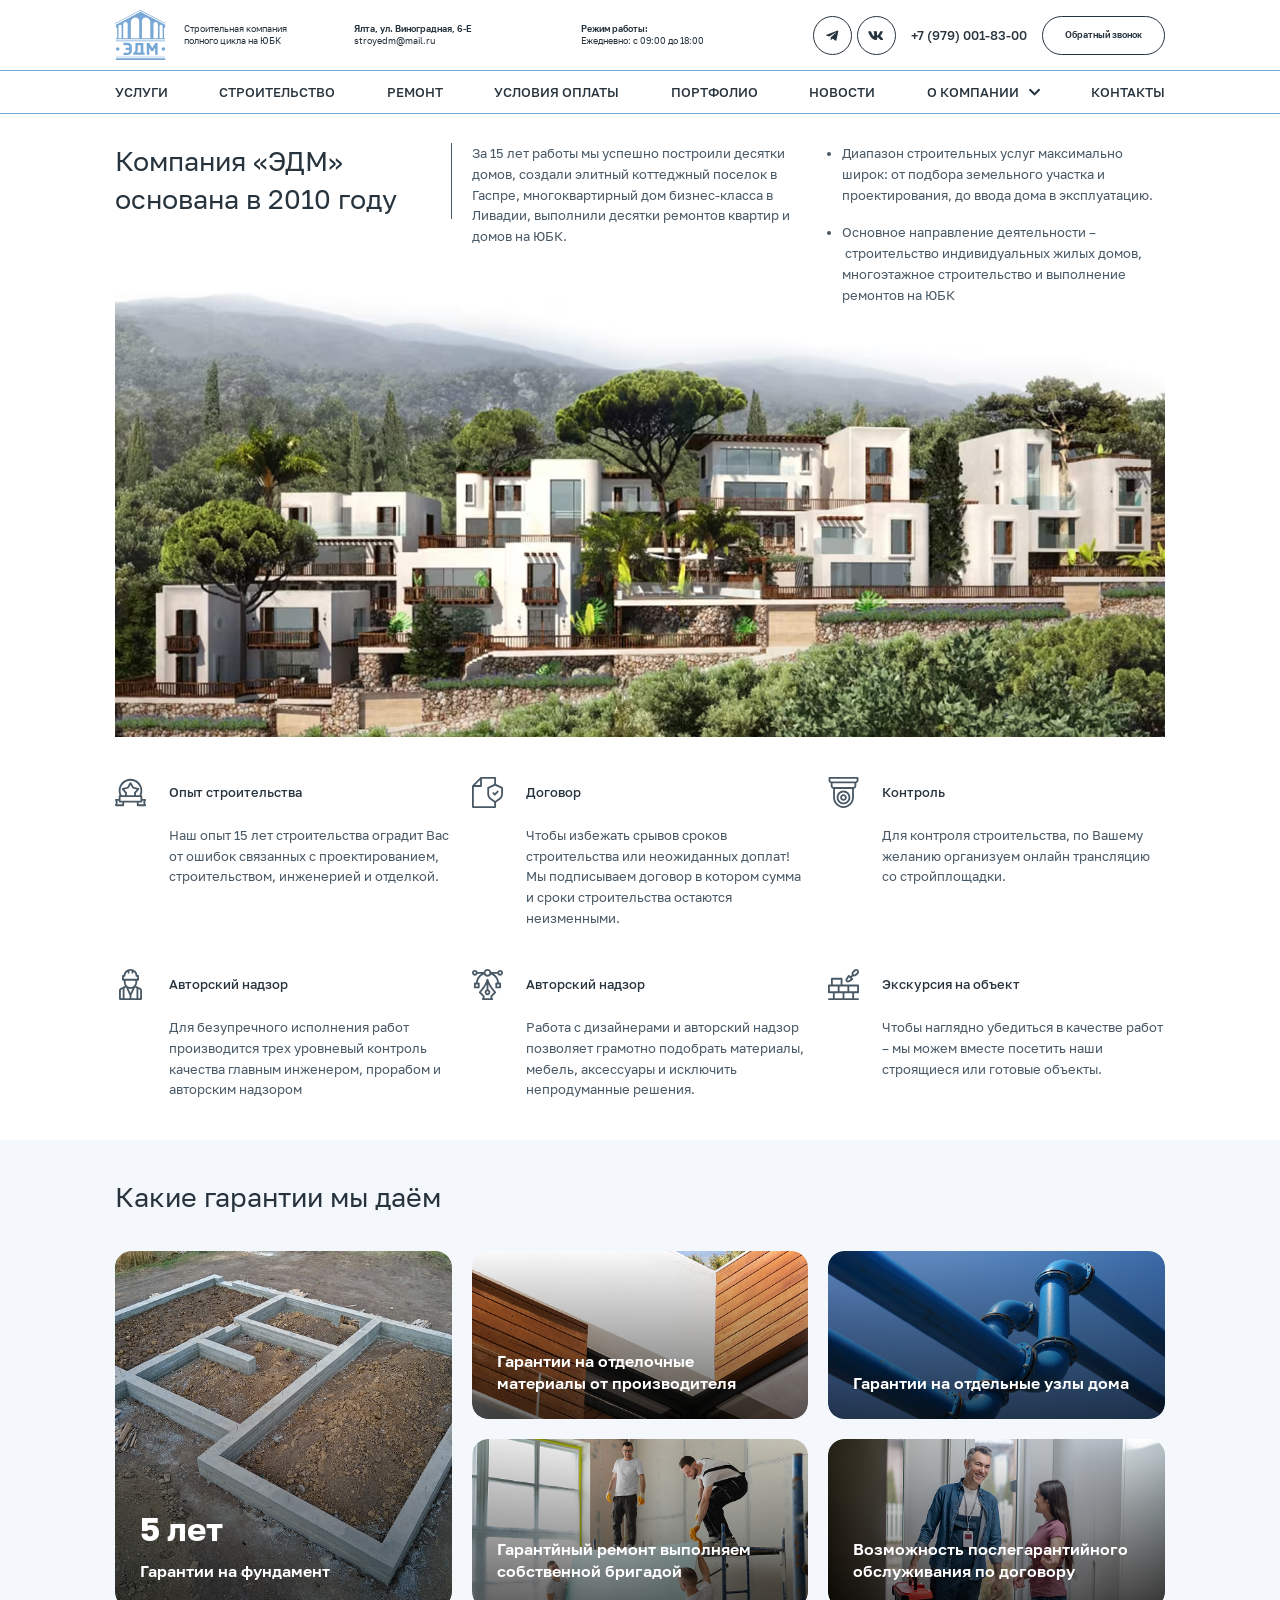
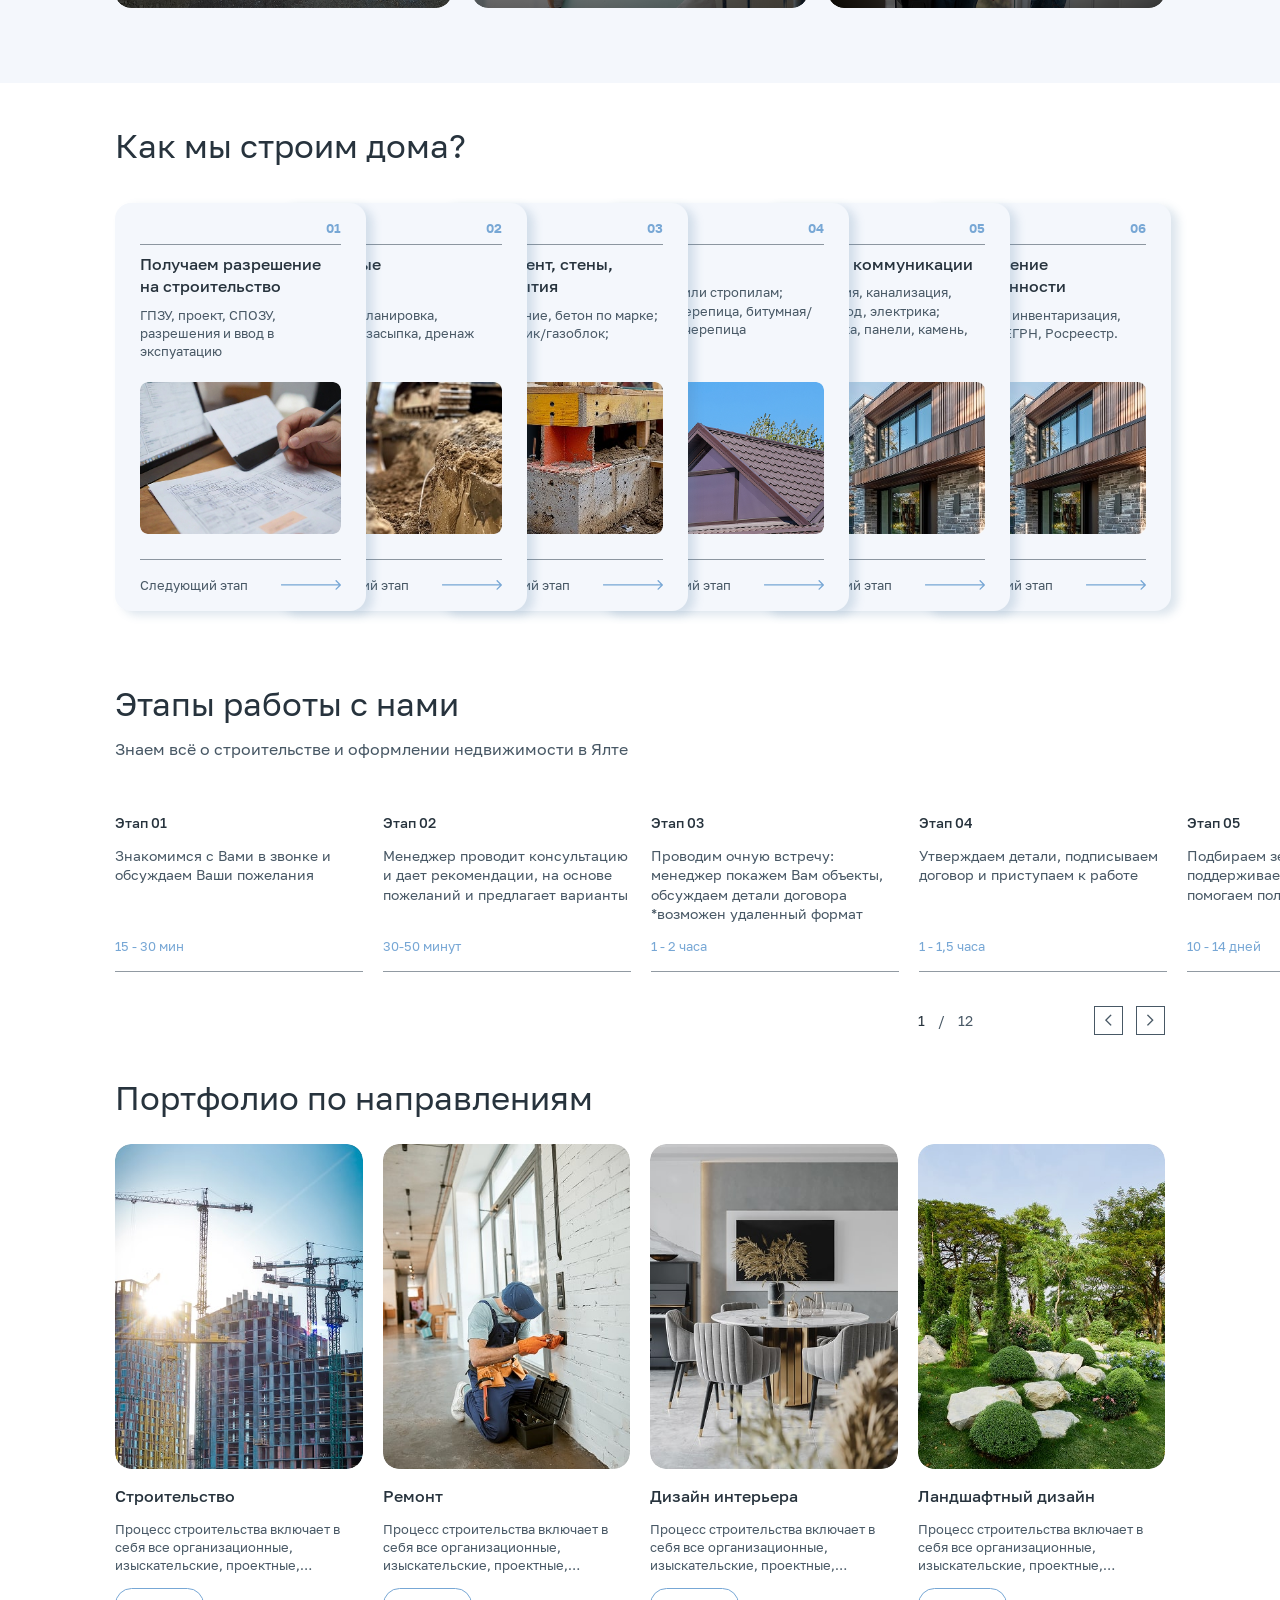
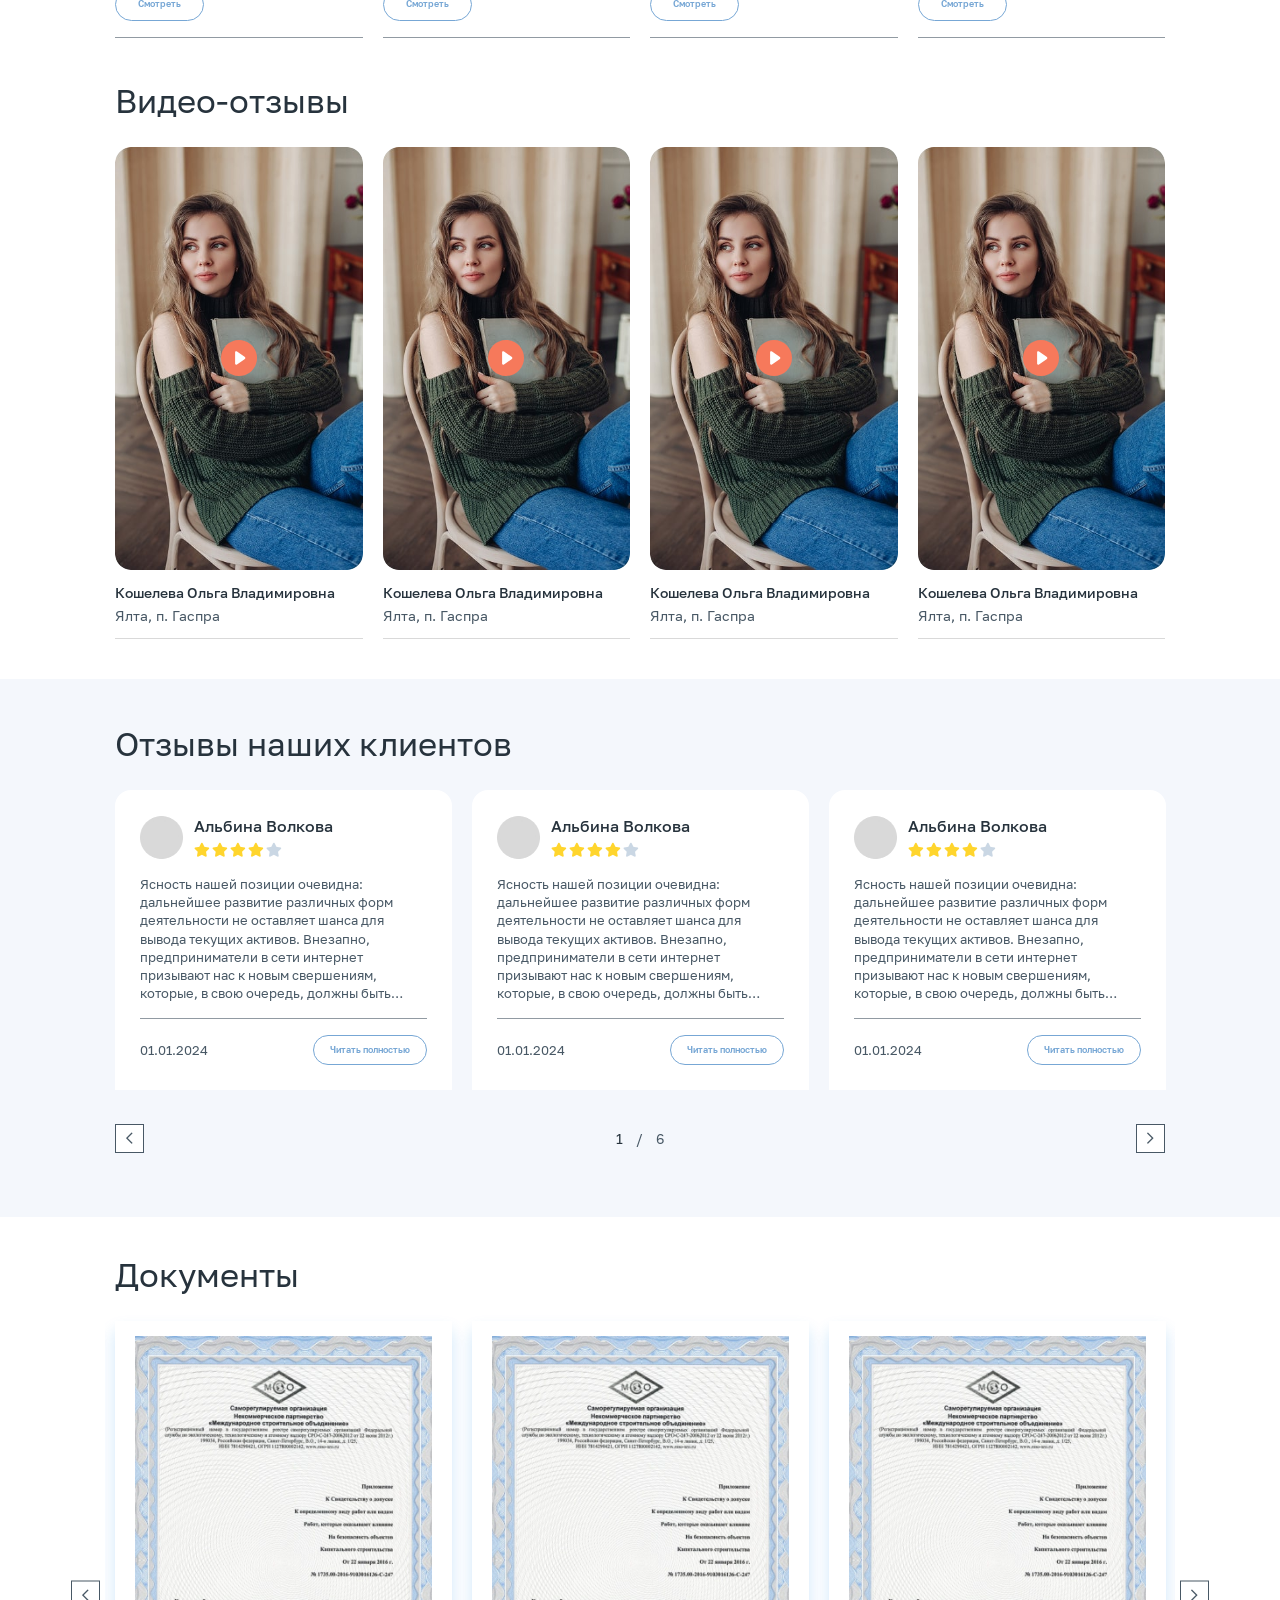
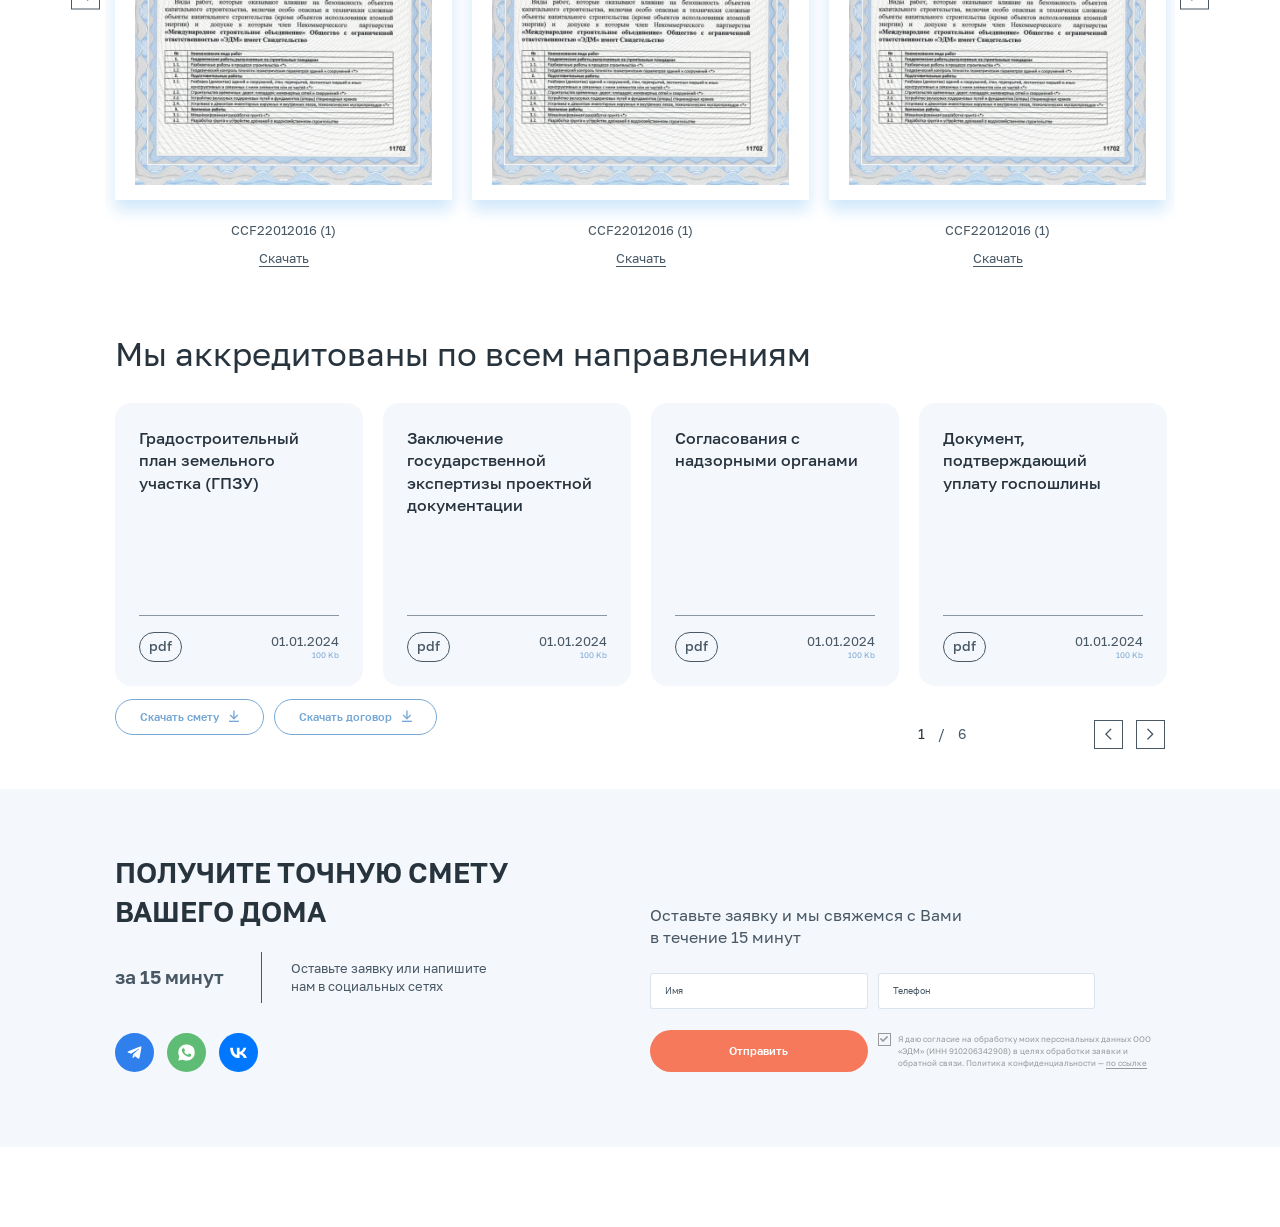
<file: about.html>
<!DOCTYPE html>
<!--[if lt IE 7]><html lang="ru" class="lt-ie9 lt-ie8 lt-ie7"><![endif]-->
<!--[if IE 7]><html lang="ru" class="lt-ie9 lt-ie8"><![endif]-->
<!--[if IE 8]><html lang="ru" class="lt-ie9"><![endif]-->
<!--[if gt IE 8]><!-->
<html lang="ru">
<!--<![endif]-->
<head>
	<meta charset="utf-8" />
	<title>Заголовок</title>
	<meta http-equiv="X-UA-Compatible" content="IE=edge" />
	<meta name="viewport" content="width=device-width, initial-scale=1, maximum-scale=1">
	<meta name="format-detection" content="telephone=no" />
	<link rel="shortcut icon" href="favicon.png" />
	<link rel="stylesheet" href="libs/bootstrap/bootstrap-grid.css" />
	<link rel="stylesheet" href="libs/fontawesome-free-5.12.0-web/css/all.min.css" />
	<link rel="stylesheet" href="libs/fancybox-master/dist/jquery.fancybox.min.css" />
	<link rel="stylesheet" href="libs/slick-1.5.9/slick/slick.css" />
	<link rel="stylesheet" href="css/fonts.css" />
	<link rel="stylesheet" href="css/main.css?ver=1.3" />
	<link rel="stylesheet" href="css/media.css?ver=1.3" />
</head>
<body> 

	<div class="wrapper wrapper_page">

		<header class="header default">
			<div class="header__top">
				<div class="container">
					<div class="header__wrapper">
						<div class="burger"><span></span></div>
						<div class="logo-wrap">
							<a href="/" class="logo">
								<img src="img/logo.svg" alt="alt">
							</a>
							<div class="logo-descr">Строительная компания полного цикла на ЮБК</div>
						</div>
						<div class="header__info"><strong>Ялта, ул. Виноградная, 6-Е</strong> <a href="mailto:stroyedm@mail.ru">stroyedm@mail.ru</a></div>
						<div class="header__info"><strong>Режим работы:</strong> Ежедневно: с 09:00 до 18:00</div>
						<div class="header__right">
							<ul class="socials-list">
								<li><a href="#" target="_blank"><i class="fab fa-telegram-plane"></i></a></li>
								<li><a href="#" target="_blank"><i class="fab fa-vk"></i></a></li>
							</ul>
							<a href="tel:+79790018300" class="phone-main">+7 (979) 001-83-00</a>
							<a href="#callback" class="btn-main fancybox">Обратный звонок</a>
						</div>
						<a href="tel:+79790018300" class="phone-mob"><i class="fas fa-phone-alt"></i></a>
					</div>
				</div>
			</div>
			<div class="header__bottom">
				<div class="container">
					<nav class="menu">
						<ul class="menu__list">
							<li><a href="#">услуги</a></li>
							<li><a href="#">Строительство</a></li>
							<li><a href="#">Ремонт</a></li>
							<li><a href="#">Условия оплаты</a></li>
							<li><a href="#">Портфолио</a></li>
							<li><a href="#">Новости</a></li>
							<li class="menu__haschild">
								<a href="#">О компании</a>
								<i class="fas fa-chevron-down"></i>
								<ul>
									<li class="active"><a href="#">о нас</a></li>
									<li><a href="#">этапы работы</a></li>
									<li><a href="#">документы</a></li>
									<li><a href="#">вопрос ответ</a></li>
								</ul>
							</li>
							<li><a href="#">Контакты</a></li>
						</ul>
					</nav>
					<div class="show-mob">
						<div class="header__info"><strong>Ялта, ул. Виноградная, 6-Е</strong> <a href="mailto:stroyedm@mail.ru">stroyedm@mail.ru</a></div>
						<div class="header__info"><strong>Режим работы:</strong> Ежедневно: с 09:00 до 18:00</div>
						<div class="header__right">
							<ul class="socials-list">
								<li><a href="#" target="_blank"><i class="fab fa-telegram-plane"></i></a></li>
								<li><a href="#" target="_blank"><i class="fab fa-vk"></i></a></li>
							</ul>
							<a href="tel:+79790018300" class="phone-main">+7 (979) 001-83-00</a>
							<a href="#callback" class="btn-main fancybox">Обратный звонок</a>
						</div>
					</div>
				</div>
			</div>
			<div class="menu-overlay"></div>
		</header>

		<section class="page-about">
			<div class="container">
				<div class="row page-about__top">
					<div class="col-lg-4">
						<h1 class="title-middle">Компания «ЭДМ» основана в 2010 году</h1>
					</div>
					<div class="col-lg-4">
						<p>За 15 лет работы мы успешно построили десятки домов, создали элитный коттеджный поселок в Гаспре, многоквартирный дом бизнес-класса в Ливадии, выполнили десятки ремонтов квартир и домов на ЮБК.</p>
					</div>
					<div class="col-lg-4">
						<ul>
							<li>Диапазон строительных услуг максимально широк: от подбора земельного участка и проектирования, до ввода дома в эксплуатацию.</li>
							<li>Основное направление деятельности – строительство индивидуальных жилых домов, многоэтажное строительство и выполнение ремонтов на ЮБК</li>
						</ul>
					</div>
				</div>
				<div class="page-about__image">
					<picture>
						<source srcset="img/about.avif" type="image/avif">
						<source srcset="img/about.webp" type="image/webp">
						<img src="img/about.jpg" alt="alt">
					</picture>
				</div>
				<div class="row row_about">
					<div class="col-lg-4 col-md-6">
						<div class="item-about">
							<div class="item-about__icon">
								<img src="img/ic_about1.svg" alt="alt">
							</div>
							<div class="item-about__content">
								<div class="item-about__title">Опыт строительства</div>
								<p>Наш опыт 15 лет строительства оградит Вас от ошибок связанных с проектированием, строительством, инженерией и отделкой.</p>
							</div>
						</div>
					</div>
					<div class="col-lg-4 col-md-6">
						<div class="item-about">
							<div class="item-about__icon">
								<img src="img/ic_about2.svg" alt="alt">
							</div>
							<div class="item-about__content">
								<div class="item-about__title">Договор</div>
								<p>Чтобы избежать срывов сроков строительства или неожиданных доплат! <br>Мы подписываем договор в котором сумма и сроки строительства остаются неизменными.</p>
							</div>
						</div>
					</div>
					<div class="col-lg-4 col-md-6">
						<div class="item-about">
							<div class="item-about__icon">
								<img src="img/ic_about3.svg" alt="alt">
							</div>
							<div class="item-about__content">
								<div class="item-about__title">Контроль</div>
								<p>Для контроля строительства, по Вашему желанию организуем онлайн трансляцию со стройплощадки.</p>
							</div>
						</div>
					</div>
					<div class="col-lg-4 col-md-6">
						<div class="item-about">
							<div class="item-about__icon">
								<img src="img/ic_about4.svg" alt="alt">
							</div>
							<div class="item-about__content">
								<div class="item-about__title">Авторский надзор</div>
								<p>Для безупречного исполнения работ  производится трех уровневый контроль качества главным инженером, прорабом и авторским надзором</p>
							</div>
						</div>
					</div>
					<div class="col-lg-4 col-md-6">
						<div class="item-about">
							<div class="item-about__icon">
								<img src="img/ic_about5.svg" alt="alt">
							</div>
							<div class="item-about__content">
								<div class="item-about__title">Авторский надзор</div>
								<p>Работа с дизайнерами и авторский надзор   позволяет грамотно подобрать материалы, мебель, аксессуары и исключить непродуманные решения.</p>
							</div>
						</div>
					</div>
					<div class="col-lg-4 col-md-6">
						<div class="item-about">
							<div class="item-about__icon">
								<img src="img/ic_about6.svg" alt="alt">
							</div>
							<div class="item-about__content">
								<div class="item-about__title">Экскурсия на объект</div>
								<p>Чтобы наглядно убедиться в качестве работ – мы можем вместе посетить наши строящиеся или готовые объекты.</p>
							</div>
						</div>
					</div>
				</div>
			</div>
		</section>

		<section class="guarantee">
			<div class="container">
				<h2 class="title-middle">Какие гарантии мы даём</h2>
				<div class="row row_main">
					<div class="col-lg-4">
						<div class="item-guarantee">
							<div class="item-guarantee__image">
								<img src="img/guarantee1.jpg" alt="alt">
							</div>
							<div class="item-guarantee__content">
								<div class="item-guarantee__value">5 лет</div>
								<div class="item-guarantee__title">Гарантии на фундамент</div>
							</div>
						</div>
					</div>
					<div class="col-lg-8">
						<div class="row row_main">
							<div class="col-md-6">
								<div class="item-guarantee">
									<div class="item-guarantee__image">
										<img src="img/guarantee2.jpg" alt="alt">
									</div>
									<div class="item-guarantee__content">
										<div class="item-guarantee__title">Гарантии на отделочные материалы от производителя</div>
									</div>
								</div>
							</div>
							<div class="col-md-6">
								<div class="item-guarantee">
									<div class="item-guarantee__image">
										<img src="img/guarantee3.jpg" alt="alt">
									</div>
									<div class="item-guarantee__content">
										<div class="item-guarantee__title">Гарантии на отдельные узлы дома</div>
									</div>
								</div>
							</div>
							<div class="col-md-6">
								<div class="item-guarantee">
									<div class="item-guarantee__image">
										<img src="img/guarantee4.jpg" alt="alt">
									</div>
									<div class="item-guarantee__content">
										<div class="item-guarantee__title">Гарантйный ремонт выполняем собственной бригадой</div>
									</div>
								</div>
							</div>
							<div class="col-md-6">
								<div class="item-guarantee">
									<div class="item-guarantee__image">
										<img src="img/guarantee5.jpg" alt="alt">
									</div>
									<div class="item-guarantee__content">
										<div class="item-guarantee__title">Возможность послегарантийного обслуживания по договору</div>
									</div>
								</div>
							</div>
						</div>
					</div>
				</div>
			</div>
		</section>

		<section class="steps">
			<div class="container">
				<h2 class="title-section">Как мы строим дома?</h2>
				<div class="steps-wrap">
					<div class="item-step">
						<div class="item-step__count">01</div>
						<div class="item-step__title">Получаем разрешение на строительство</div>
						<div class="item-step__text">
							<p>ГПЗУ, проект, СПОЗУ, разрешения и ввод в экспуатацию</p>
						</div>
						<div class="item-step__image">
							<img src="img/step1.jpg" alt="alt">
						</div>
						<div class="item-step__next">Следующий этап <img src="img/long_arrow.svg" alt="alt"> <i class="far fa-long-arrow-down"></i></div>
					</div>
					<div class="item-step">
						<div class="item-step__count">02</div>
						<div class="item-step__title">Земляные <br>работы</div>
						<div class="item-step__text">
							<p>очистка, планировка, котлован, засыпка, дренаж</p>
						</div>
						<div class="item-step__image">
							<img src="img/step2.jpg" alt="alt">
						</div>
						<div class="item-step__next">Следующий этап <img src="img/long_arrow.svg" alt="alt"> <i class="far fa-long-arrow-down"></i></div>
					</div>
					<div class="item-step">
						<div class="item-step__count">03</div>
						<div class="item-step__title">Фундамент, стены, перекрытия</div>
						<div class="item-step__text">
							<p>армирование, бетон по марке; ракушечник/газоблок; монолит</p>
						</div>
						<div class="item-step__image">
							<img src="img/step3.jpg" alt="alt">
						</div>
						<div class="item-step__next">Следующий этап <img src="img/long_arrow.svg" alt="alt"> <i class="far fa-long-arrow-down"></i></div>
					</div>
					<div class="item-step">
						<div class="item-step__count">04</div>
						<div class="item-step__title">Кровля</div>
						<div class="item-step__text">
							<p>по плите или стропилам; металлочерепица, битумная/глиняная черепица</p>
						</div>
						<div class="item-step__image">
							<img src="img/step4.jpg" alt="alt">
						</div>
						<div class="item-step__next">Следующий этап <img src="img/long_arrow.svg" alt="alt"> <i class="far fa-long-arrow-down"></i></div>
					</div>
					<div class="item-step">
						<div class="item-step__count">05</div>
						<div class="item-step__title">Фасад и коммуникации</div>
						<div class="item-step__text">
							<p>вентиляция, канализация, водопровод, электрика; штукатурка, панели, камень, планкен.</p>
						</div>
						<div class="item-step__image">
							<img src="img/step5.jpg" alt="alt">
						</div>
						<div class="item-step__next">Следующий этап <img src="img/long_arrow.svg" alt="alt"> <i class="far fa-long-arrow-down"></i></div>
					</div>
					<div class="item-step">
						<div class="item-step__count">06</div>
						<div class="item-step__title">Оформление собственности</div>
						<div class="item-step__text">
							<p>геодезия, инвентаризация, техплан, ЕГРН, Росреестр.</p>
						</div>
						<div class="item-step__image">
							<img src="img/step6.jpg" alt="alt">
						</div>
						<div class="item-step__next">Следующий этап <img src="img/long_arrow.svg" alt="alt"> <i class="far fa-long-arrow-down"></i></div>
					</div>
				</div>
			</div>
		</section>

		<section class="etaps">
			<div class="container">
				<h1 class="title-section">Этапы работы с нами</h1>
				<div class="descr-section">Знаем всё о строительстве и оформлении недвижимости в Ялте</div>
				<div class="slider-wrapper">
					<div class="slider-etaps">
						<div>
							<div class="item-etap">
								<div class="item-etap__title">Этап 01</div>
								<div class="item-etap__text">
									<p>Знакомимся с Вами в звонке и обсуждаем Ваши пожелания</p>
								</div>
								<div class="item-etap__descr">15 - 30 мин</div>
							</div>
						</div>
						<div>
							<div class="item-etap">
								<div class="item-etap__title">Этап 02</div>
								<div class="item-etap__text">
									<p>Менеджер проводит консультацию и дает рекомендации, на основе пожеланий и предлагает варианты</p>
								</div>
								<div class="item-etap__descr">30-50 минут</div>
							</div>
						</div>
						<div>
							<div class="item-etap">
								<div class="item-etap__title">Этап 03</div>
								<div class="item-etap__text">
									<p>Проводим очную встречу: менеджер покажем Вам объекты, обсуждаем детали договора <br>*возможен удаленный формат</p>
								</div>
								<div class="item-etap__descr">1 - 2 часа</div>
							</div>
						</div>
						<div>
							<div class="item-etap">
								<div class="item-etap__title">Этап 04</div>
								<div class="item-etap__text">
									<p>Утверждаем детали, подписываем договор и приступаем к работе</p>
								</div>
								<div class="item-etap__descr">1 - 1,5 часа</div>
							</div>
						</div>
						<div>
							<div class="item-etap">
								<div class="item-etap__title">Этап 05</div>
								<div class="item-etap__text">
									<p>Подбираем земельный участок, поддерживаем покупку участка, помогаем получить разрешения</p>
								</div>
								<div class="item-etap__descr">10 - 14 дней</div>
							</div>
						</div>
						<div>
							<div class="item-etap">
								<div class="item-etap__title">Этап 06</div>
								<div class="item-etap__text">
									<p>Подбираем земельный участок, поддерживаем покупку участка, помогаем получить разрешения</p>
								</div>
								<div class="item-etap__descr">10 - 14 дней</div>
							</div>
						</div>
						<div>
							<div class="item-etap">
								<div class="item-etap__title">Этап 07</div>
								<div class="item-etap__text">
									<p>Подбираем земельный участок, поддерживаем покупку участка, помогаем получить разрешения</p>
								</div>
								<div class="item-etap__descr">10 - 14 дней</div>
							</div>
						</div>
						<div>
							<div class="item-etap">
								<div class="item-etap__title">Этап 08</div>
								<div class="item-etap__text">
									<p>Подбираем земельный участок, поддерживаем покупку участка, помогаем получить разрешения</p>
								</div>
								<div class="item-etap__descr">10 - 14 дней</div>
							</div>
						</div>
						<div>
							<div class="item-etap">
								<div class="item-etap__title">Этап 09</div>
								<div class="item-etap__text">
									<p>Подбираем земельный участок, поддерживаем покупку участка, помогаем получить разрешения</p>
								</div>
								<div class="item-etap__descr">10 - 14 дней</div>
							</div>
						</div>
						<div>
							<div class="item-etap">
								<div class="item-etap__title">Этап 10</div>
								<div class="item-etap__text">
									<p>Подбираем земельный участок, поддерживаем покупку участка, помогаем получить разрешения</p>
								</div>
								<div class="item-etap__descr">10 - 14 дней</div>
							</div>
						</div>
						<div>
							<div class="item-etap">
								<div class="item-etap__title">Этап 11</div>
								<div class="item-etap__text">
									<p>Подбираем земельный участок, поддерживаем покупку участка, помогаем получить разрешения</p>
								</div>
								<div class="item-etap__descr">10 - 14 дней</div>
							</div>
						</div>
						<div>
							<div class="item-etap">
								<div class="item-etap__title">Этап 12</div>
								<div class="item-etap__text">
									<p>Подбираем земельный участок, поддерживаем покупку участка, помогаем получить разрешения</p>
								</div>
								<div class="item-etap__descr">10 - 14 дней</div>
							</div>
						</div>
					</div>
					<div class="row">
						<div class="col-lg-3 offset-lg-9">
							<div class="slider-controls">
								<div class="slider-counter">
									<div class="slider-counter__current">0</div>
									<span>/</span>
									<div class="slider-counter__total">0</div>
								</div>
								<div class="slider-controls__arrows"></div>
							</div>
						</div>
					</div>
				</div>
			</div>
		</section>

		<section class="portfolio">
			<div class="container">
				<h2 class="title-section">Портфолио по направлениям</h2>
				<div class="row row_main">
					<div class="col-lg-3 col-6">
						<div class="item-portfolio">
							<a href="#" class="item-portfolio__image">
								<img src="img/portfolio1.jpg" alt="alt">
							</a>
							<a href="#" class="item-portfolio__title">Строительство</a>
							<div class="item-portfolio__text">
								<p>Процесс строительства включает в себя все организационные, изыскательские, проектные, строительно-монтажные ...</p>
							</div>
							<a href="#" class="btn-main btn-main_secondary">Смотреть</a>
						</div>
					</div>
					<div class="col-lg-3 col-6">
						<div class="item-portfolio">
							<a href="#" class="item-portfolio__image">
								<img src="img/portfolio2.jpg" alt="alt">
							</a>
							<a href="#" class="item-portfolio__title">Ремонт</a>
							<div class="item-portfolio__text">
								<p>Процесс строительства включает в себя все организационные, изыскательские, проектные, строительно-монтажные ...</p>
							</div>
							<a href="#" class="btn-main btn-main_secondary">Смотреть</a>
						</div>
					</div>
					<div class="col-lg-3 col-6">
						<div class="item-portfolio">
							<a href="#" class="item-portfolio__image">
								<img src="img/portfolio3.jpg" alt="alt">
							</a>
							<a href="#" class="item-portfolio__title">Дизайн интерьера</a>
							<div class="item-portfolio__text">
								<p>Процесс строительства включает в себя все организационные, изыскательские, проектные, строительно-монтажные ...</p>
							</div>
							<a href="#" class="btn-main btn-main_secondary">Смотреть</a>
						</div>
					</div>
					<div class="col-lg-3 col-6">
						<div class="item-portfolio">
							<a href="#" class="item-portfolio__image">
								<img src="img/portfolio4.jpg" alt="alt">
							</a>
							<a href="#" class="item-portfolio__title">Ландшафтный дизайн</a>
							<div class="item-portfolio__text">
								<p>Процесс строительства включает в себя все организационные, изыскательские, проектные, строительно-монтажные ...</p>
							</div>
							<a href="#" class="btn-main btn-main_secondary">Смотреть</a>
						</div>
					</div>
				</div>
			</div>
		</section>

		<section class="videos">
			<div class="container">
				<h2 class="title-section">Видео-отзывы</h2>
				<div class="row row_main">
					<div class="col-lg-3 col-6">
						<a href="https://www.youtube.com/embed/E8d_JvMpoY4" class="video-review fancybox">
							<span class="video-review__image">
								<img src="img/video_review1.jpg" alt="alt">
							</span>
							<span class="video-review__content">
								<span class="video-review__title">Кошелева Ольга Владимировна</span>
								<span class="video-review__descr">Ялта, п. Гаспра</span>
							</span>
						</a>
					</div>
					<div class="col-lg-3 col-6">
						<a href="https://www.youtube.com/embed/E8d_JvMpoY4" class="video-review fancybox">
							<span class="video-review__image">
								<img src="img/video_review1.jpg" alt="alt">
							</span>
							<span class="video-review__content">
								<span class="video-review__title">Кошелева Ольга Владимировна</span>
								<span class="video-review__descr">Ялта, п. Гаспра</span>
							</span>
						</a>
					</div>
					<div class="col-lg-3 col-6">
						<a href="https://www.youtube.com/embed/E8d_JvMpoY4" class="video-review fancybox">
							<span class="video-review__image">
								<img src="img/video_review1.jpg" alt="alt">
							</span>
							<span class="video-review__content">
								<span class="video-review__title">Кошелева Ольга Владимировна</span>
								<span class="video-review__descr">Ялта, п. Гаспра</span>
							</span>
						</a>
					</div>
					<div class="col-lg-3 col-6">
						<a href="https://www.youtube.com/embed/E8d_JvMpoY4" class="video-review fancybox">
							<span class="video-review__image">
								<img src="img/video_review1.jpg" alt="alt">
							</span>
							<span class="video-review__content">
								<span class="video-review__title">Кошелева Ольга Владимировна</span>
								<span class="video-review__descr">Ялта, п. Гаспра</span>
							</span>
						</a>
					</div>
				</div>
			</div>
		</section>

		<section class="reviews">
			<div class="container">
				<h2 class="title-section">Отзывы наших клиентов</h2>
				<div class="slider-wrapper-reviews">
					<div class="slider-reviews">
						<div>
							<div class="item-review">
								<div class="item-review__head">
									<div class="item-review__image">
										<img src="img/review1.jpg" alt="alt">
									</div>
									<div class="item-review__info">
										<div class="item-review__title">Альбина Волкова</div>
										<div class="rating rating_4">
											<div class="rating__item"><i class="fas fa-star"></i></div>
											<div class="rating__item"><i class="fas fa-star"></i></div>
											<div class="rating__item"><i class="fas fa-star"></i></div>
											<div class="rating__item"><i class="fas fa-star"></i></div>
											<div class="rating__item"><i class="fas fa-star"></i></div>
										</div>
									</div>
								</div>
								<div class="item-review__text">
									<p>Ясность нашей позиции очевидна: дальнейшее развитие различных форм деятельности не оставляет шанса для вывода текущих активов. Внезапно, предприниматели в сети интернет призывают нас к новым свершениям, которые, в свою очередь, должны быть объективно рассмотрены соответствующими инстанциями.</p>
								</div>
								<div class="item-review__bottom">
									<div class="item-review__date">01.01.2024</div>
									<a href="#modal-review" class="btn-main btn-main_secondary fancybox">Читать полностью</a>
								</div>
							</div>
						</div>
						<div>
							<div class="item-review">
								<div class="item-review__head">
									<div class="item-review__image">
										<img src="img/review1.jpg" alt="alt">
									</div>
									<div class="item-review__info">
										<div class="item-review__title">Альбина Волкова</div>
										<div class="rating rating_4">
											<div class="rating__item"><i class="fas fa-star"></i></div>
											<div class="rating__item"><i class="fas fa-star"></i></div>
											<div class="rating__item"><i class="fas fa-star"></i></div>
											<div class="rating__item"><i class="fas fa-star"></i></div>
											<div class="rating__item"><i class="fas fa-star"></i></div>
										</div>
									</div>
								</div>
								<div class="item-review__text">
									<p>Ясность нашей позиции очевидна: дальнейшее развитие различных форм деятельности не оставляет шанса для вывода текущих активов. Внезапно, предприниматели в сети интернет призывают нас к новым свершениям, которые, в свою очередь, должны быть объективно рассмотрены соответствующими инстанциями.</p>
								</div>
								<div class="item-review__bottom">
									<div class="item-review__date">01.01.2024</div>
									<a href="#modal-review" class="btn-main btn-main_secondary fancybox">Читать полностью</a>
								</div>
							</div>
						</div>
						<div>
							<div class="item-review">
								<div class="item-review__head">
									<div class="item-review__image">
										<img src="img/review1.jpg" alt="alt">
									</div>
									<div class="item-review__info">
										<div class="item-review__title">Альбина Волкова</div>
										<div class="rating rating_4">
											<div class="rating__item"><i class="fas fa-star"></i></div>
											<div class="rating__item"><i class="fas fa-star"></i></div>
											<div class="rating__item"><i class="fas fa-star"></i></div>
											<div class="rating__item"><i class="fas fa-star"></i></div>
											<div class="rating__item"><i class="fas fa-star"></i></div>
										</div>
									</div>
								</div>
								<div class="item-review__text">
									<p>Ясность нашей позиции очевидна: дальнейшее развитие различных форм деятельности не оставляет шанса для вывода текущих активов. Внезапно, предприниматели в сети интернет призывают нас к новым свершениям, которые, в свою очередь, должны быть объективно рассмотрены соответствующими инстанциями.</p>
								</div>
								<div class="item-review__bottom">
									<div class="item-review__date">01.01.2024</div>
									<a href="#modal-review" class="btn-main btn-main_secondary fancybox">Читать полностью</a>
								</div>
							</div>
						</div>
						<div>
							<div class="item-review">
								<div class="item-review__head">
									<div class="item-review__image">
										<img src="img/review1.jpg" alt="alt">
									</div>
									<div class="item-review__info">
										<div class="item-review__title">Альбина Волкова</div>
										<div class="rating rating_4">
											<div class="rating__item"><i class="fas fa-star"></i></div>
											<div class="rating__item"><i class="fas fa-star"></i></div>
											<div class="rating__item"><i class="fas fa-star"></i></div>
											<div class="rating__item"><i class="fas fa-star"></i></div>
											<div class="rating__item"><i class="fas fa-star"></i></div>
										</div>
									</div>
								</div>
								<div class="item-review__text">
									<p>Ясность нашей позиции очевидна: дальнейшее развитие различных форм деятельности не оставляет шанса для вывода текущих активов. Внезапно, предприниматели в сети интернет призывают нас к новым свершениям, которые, в свою очередь, должны быть объективно рассмотрены соответствующими инстанциями.</p>
								</div>
								<div class="item-review__bottom">
									<div class="item-review__date">01.01.2024</div>
									<a href="#modal-review" class="btn-main btn-main_secondary fancybox">Читать полностью</a>
								</div>
							</div>
						</div>
						<div>
							<div class="item-review">
								<div class="item-review__head">
									<div class="item-review__image">
										<img src="img/review1.jpg" alt="alt">
									</div>
									<div class="item-review__info">
										<div class="item-review__title">Альбина Волкова</div>
										<div class="rating rating_4">
											<div class="rating__item"><i class="fas fa-star"></i></div>
											<div class="rating__item"><i class="fas fa-star"></i></div>
											<div class="rating__item"><i class="fas fa-star"></i></div>
											<div class="rating__item"><i class="fas fa-star"></i></div>
											<div class="rating__item"><i class="fas fa-star"></i></div>
										</div>
									</div>
								</div>
								<div class="item-review__text">
									<p>Ясность нашей позиции очевидна: дальнейшее развитие различных форм деятельности не оставляет шанса для вывода текущих активов. Внезапно, предприниматели в сети интернет призывают нас к новым свершениям, которые, в свою очередь, должны быть объективно рассмотрены соответствующими инстанциями.</p>
								</div>
								<div class="item-review__bottom">
									<div class="item-review__date">01.01.2024</div>
									<a href="#modal-review" class="btn-main btn-main_secondary fancybox">Читать полностью</a>
								</div>
							</div>
						</div>
						<div>
							<div class="item-review">
								<div class="item-review__head">
									<div class="item-review__image">
										<img src="img/review1.jpg" alt="alt">
									</div>
									<div class="item-review__info">
										<div class="item-review__title">Альбина Волкова</div>
										<div class="rating rating_4">
											<div class="rating__item"><i class="fas fa-star"></i></div>
											<div class="rating__item"><i class="fas fa-star"></i></div>
											<div class="rating__item"><i class="fas fa-star"></i></div>
											<div class="rating__item"><i class="fas fa-star"></i></div>
											<div class="rating__item"><i class="fas fa-star"></i></div>
										</div>
									</div>
								</div>
								<div class="item-review__text">
									<p>Ясность нашей позиции очевидна: дальнейшее развитие различных форм деятельности не оставляет шанса для вывода текущих активов. Внезапно, предприниматели в сети интернет призывают нас к новым свершениям, которые, в свою очередь, должны быть объективно рассмотрены соответствующими инстанциями.</p>
								</div>
								<div class="item-review__bottom">
									<div class="item-review__date">01.01.2024</div>
									<a href="#modal-review" class="btn-main btn-main_secondary fancybox">Читать полностью</a>
								</div>
							</div>
						</div>
					</div>
					<div class="slider-controls">
						<div class="slider-counter">
							<div class="slider-counter__current">0</div>
							<span>/</span>
							<div class="slider-counter__total">0</div>
						</div>
					</div>
				</div>
			</div>
		</section>

		<section class="page-documents">
			<div class="container">
				<h1 class="title-section">Документы</h1>
				<div class="slider-sertificats">
					<div>
						<div class="item-sertificate">
							<a href="img/document1.jpg" class="item-sertificate__image fancybox">
								<span class="item-sertificate__inner">
									<img src="img/document1.jpg" alt="alt">
								</span>
							</a>
							<div class="item-sertificate__title">CCF22012016 (1)</div>
							<a href="#" class="item-sertificate__link">Скачать</a>
						</div>
					</div>
					<div>
						<div class="item-sertificate">
							<a href="img/document1.jpg" class="item-sertificate__image fancybox">
								<span class="item-sertificate__inner">
									<img src="img/document1.jpg" alt="alt">
								</span>
							</a>
							<div class="item-sertificate__title">CCF22012016 (1)</div>
							<a href="#" class="item-sertificate__link">Скачать</a>
						</div>
					</div>
					<div>
						<div class="item-sertificate">
							<a href="img/document1.jpg" class="item-sertificate__image fancybox">
								<span class="item-sertificate__inner">
									<img src="img/document1.jpg" alt="alt">
								</span>
							</a>
							<div class="item-sertificate__title">CCF22012016 (1)</div>
							<a href="#" class="item-sertificate__link">Скачать</a>
						</div>
					</div>
					<div>
						<div class="item-sertificate">
							<a href="img/document1.jpg" class="item-sertificate__image fancybox">
								<span class="item-sertificate__inner">
									<img src="img/document1.jpg" alt="alt">
								</span>
							</a>
							<div class="item-sertificate__title">CCF22012016 (1)</div>
							<a href="#" class="item-sertificate__link">Скачать</a>
						</div>
					</div>
				</div>
			</div>
		</section>

		<section class="documents">
			<div class="container">
				<h2 class="title-section">Мы аккредитованы по всем направлениям</h2>
				<div class="slider-wrapper-documents">
					<div class="slider-documents">
						<div>
							<a href="#" class="item-document">
								<span class="item-document__title">Градостроительный план земельного участка (ГПЗУ)</span>
								<span class="item-document__bottom">
									<span class="item-document__format">pdf</span>
									<span class="item-document__info">
										<span class="item-document__date">01.01.2024</span>
										<span class="item-document__size">100 Kb</span>
									</span>
								</span>
							</a>
						</div>
						<div>
							<a href="#" class="item-document">
								<span class="item-document__title">Заключение государственной экспертизы проектной документации</span>
								<span class="item-document__bottom">
									<span class="item-document__format">pdf</span>
									<span class="item-document__info">
										<span class="item-document__date">01.01.2024</span>
										<span class="item-document__size">100 Kb</span>
									</span>
								</span>
							</a>
						</div>
						<div>
							<a href="#" class="item-document">
								<span class="item-document__title">Согласования с надзорными органами</span>
								<span class="item-document__bottom">
									<span class="item-document__format">pdf</span>
									<span class="item-document__info">
										<span class="item-document__date">01.01.2024</span>
										<span class="item-document__size">100 Kb</span>
									</span>
								</span>
							</a>
						</div>
						<div>
							<a href="#" class="item-document">
								<span class="item-document__title">Документ, подтверждающий уплату госпошлины</span>
								<span class="item-document__bottom">
									<span class="item-document__format">pdf</span>
									<span class="item-document__info">
										<span class="item-document__date">01.01.2024</span>
										<span class="item-document__size">100 Kb</span>
									</span>
								</span>
							</a>
						</div>
						<div>
							<a href="#" class="item-document">
								<span class="item-document__title">Градостроительный план земельного участка (ГПЗУ)</span>
								<span class="item-document__bottom">
									<span class="item-document__format">pdf</span>
									<span class="item-document__info">
										<span class="item-document__date">01.01.2024</span>
										<span class="item-document__size">100 Kb</span>
									</span>
								</span>
							</a>
						</div>
						<div>
							<a href="#" class="item-document">
								<span class="item-document__title">Заключение государственной экспертизы проектной документации</span>
								<span class="item-document__bottom">
									<span class="item-document__format">pdf</span>
									<span class="item-document__info">
										<span class="item-document__date">01.01.2024</span>
										<span class="item-document__size">100 Kb</span>
									</span>
								</span>
							</a>
						</div>
					</div>
					<div class="row">
						<div class="col-lg-9">
							<div class="documents__buttons">
								<a href="#" class="btn-main btn-main_secondary">Скачать смету <i class="far fa-arrow-to-bottom"></i></a>
								<a href="#" class="btn-main btn-main_secondary">Скачать договор <i class="far fa-arrow-to-bottom"></i></a>
							</div>
						</div>
						<div class="col-lg-3 col_order">
							<div class="slider-controls">
								<div class="slider-counter">
									<div class="slider-counter__current">0</div>
									<span>/</span>
									<div class="slider-counter__total">0</div>
								</div>
								<div class="slider-controls__arrows"></div>
							</div>
						</div>
					</div>
				</div>
			</div>
		</section>

		<section class="calculation calculation_estimate">
			<div class="container">
				<div class="row align-items-end">
					<div class="col-lg-6">
						<h2 class="title-block">Получите точную смету Вашего дома</h2>
						<div class="calculation__line">
							<div class="calculation__value">за 15 минут</div>
							<div class="calculation__descr">Оставьте заявку или напишите нам в социальных сетях</div>
						</div>
						<ul class="socials-main">
							<li><a href="#" target="_blank"><img src="img/soc_tg.svg" alt="alt"></a></li>
							<li><a href="#" target="_blank"><img src="img/soc_wp.svg" alt="alt"></a></li>
							<li><a href="#" target="_blank"><img src="img/soc_vk.svg" alt="alt"></a></li>
						</ul>
					</div>
					<div class="col-lg-6">
						<div class="title-form">Оставьте заявку и мы свяжемся с Вами в течение 15 минут</div>
						<div class="calculation__form">
							<form>
								<div class="row">
									<div class="col-md-6">
										<div class="item-form">
											<input type="text" placeholder="Имя" required>
										</div>
									</div>
									<div class="col-md-6">
										<div class="item-form">
											<input type="tel" placeholder="Телефон" class="input-phone" inputmode="numeric" required>
										</div>
									</div>
									<div class="col-md-6">
										<input type="submit" value="Отправить" class="btn-main">
									</div>
									<div class="col-md-6">
										<div class="checkbox">
											<label>
												<input type="checkbox" required checked />
												<span>Я даю согласие на обработку моих персональных данных ООО «ЭДМ» (ИНН 910206342908) в целях обработки заявки и обратной связи. Политика конфиденциальности — <a href="#" target="_blank">по ссылке</a></span>
											</label>
										</div>
									</div>
								</div>
							</form>
						</div>
					</div>
				</div>
			</div>
		</section>
		
	</div>

	<div id="callback" class="modal-block">
		<div class="form-page">
			<div class="title-form">Оставьте заявку и мы отправим Вам документ через 1 минуту</div>
			<form>
				<div class="item-form">
					<input type="text" placeholder="Имя" required>
				</div>
				<div class="item-form">
					<input type="tel" placeholder="Телефон" class="input-phone" inputmode="numeric" required>
				</div>
				<div class="item-form">
					<input type="email" placeholder="Почта" inputmode="email" required>
				</div>
				<input type="submit" value="Получить список участков" class="btn-main">
				<div class="checkbox">
					<label>
						<input type="checkbox" required checked />
						<span>Я даю согласие на обработку моих персональных данных ООО «ЭДМ» (ИНН 910206342908) в целях обработки заявки и обратной связи. Политика конфиденциальности — <a href="#" target="_blank">по ссылке</a></span>
					</label>
				</div>
			</form>
		</div>
	</div>

	<div id="modal-review" class="modal-block">
		<div class="item-review">
			<div class="item-review__head">
				<div class="item-review__image">
					<img src="img/review1.jpg" alt="alt">
				</div>
				<div class="item-review__info">
					<div class="item-review__title">Альбина Волкова</div>
					<div class="rating rating_4">
						<div class="rating__item"><i class="fas fa-star"></i></div>
						<div class="rating__item"><i class="fas fa-star"></i></div>
						<div class="rating__item"><i class="fas fa-star"></i></div>
						<div class="rating__item"><i class="fas fa-star"></i></div>
						<div class="rating__item"><i class="fas fa-star"></i></div>
					</div>
				</div>
			</div>
			<div class="item-review__text">
				<p>Ясность нашей позиции очевидна: дальнейшее развитие различных форм деятельности не оставляет шанса для вывода текущих активов. Внезапно, предприниматели в сети интернет призывают нас к новым свершениям, которые, в свою очередь, должны быть объективно рассмотрены соответствующими инстанциями.</p>
				<p>Ясность нашей позиции очевидна: дальнейшее развитие различных форм деятельности не оставляет шанса для вывода текущих активов. Внезапно, предприниматели в сети интернет призывают нас к новым свершениям, которые, в свою очередь, должны быть объективно рассмотрены соответствующими инстанциями.</p>
				<p>Ясность нашей позиции очевидна: дальнейшее развитие различных форм деятельности не оставляет шанса для вывода текущих активов. Внезапно, предприниматели в сети интернет призывают нас к новым свершениям, которые, в свою очередь, должны быть объективно рассмотрены соответствующими инстанциями.</p>
				<p>Ясность нашей позиции очевидна: дальнейшее развитие различных форм деятельности не оставляет шанса для вывода текущих активов. Внезапно, предприниматели в сети интернет призывают нас к новым свершениям, которые, в свою очередь, должны быть объективно рассмотрены соответствующими инстанциями.</p>
			</div>
			<div class="item-review__bottom">
				<div class="item-review__date">01.01.2024</div>
			</div>
		</div>
	</div>


	<script src="libs/jquery/jquery-3.6.0.min.js"></script>
	<script src="libs/fancybox-master/dist/jquery.fancybox.min.js"></script>
	<script src="libs/slick-1.5.9/slick/slick.min.js"></script>
	<script src="libs/mask/jquery.maskedinput.js"></script>
	<script src="libs/jQueryFormStyler-master/jquery.formstyler.min.js"></script>
	<script src="js/common.js?ver=1.3"></script>
	<!-- Yandex.Metrika counter --><!-- /Yandex.Metrika counter -->
	<!-- Google Analytics counter --><!-- /Google Analytics counter -->
</body>
</html>
</file>
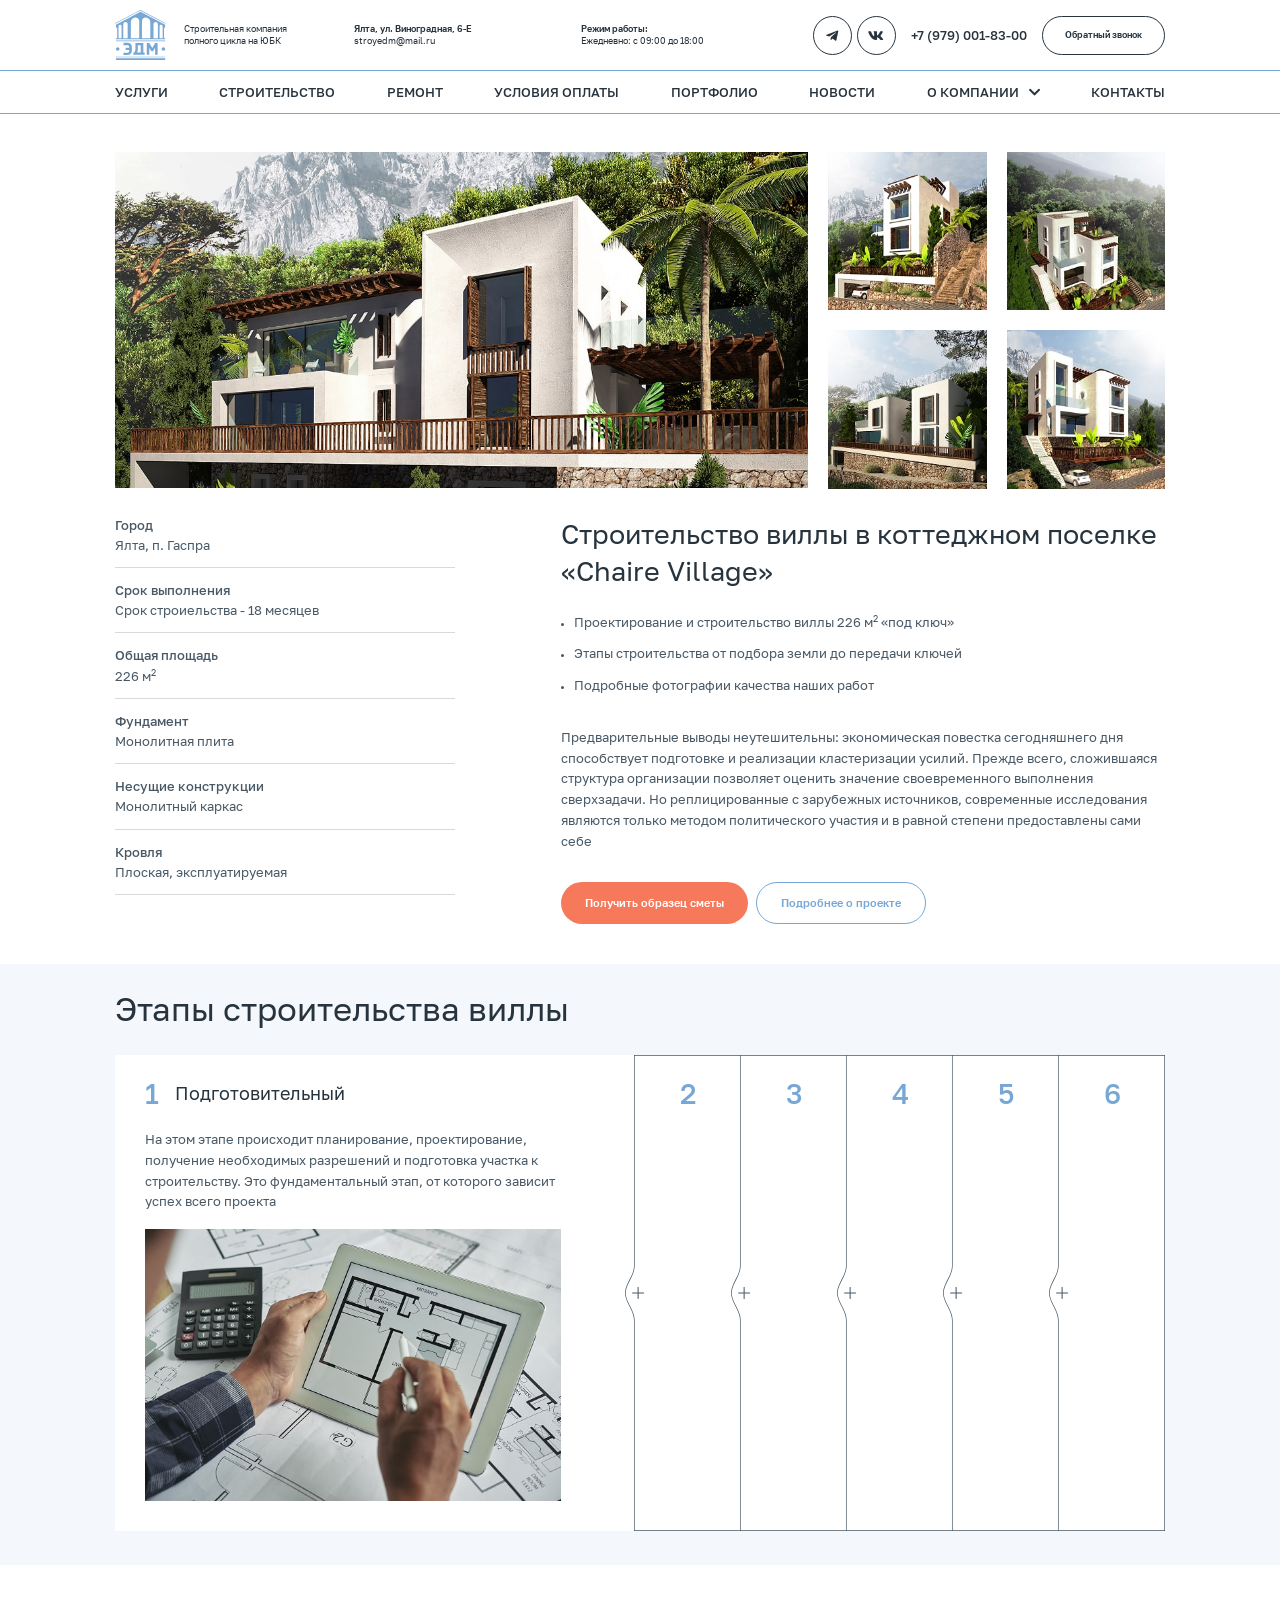
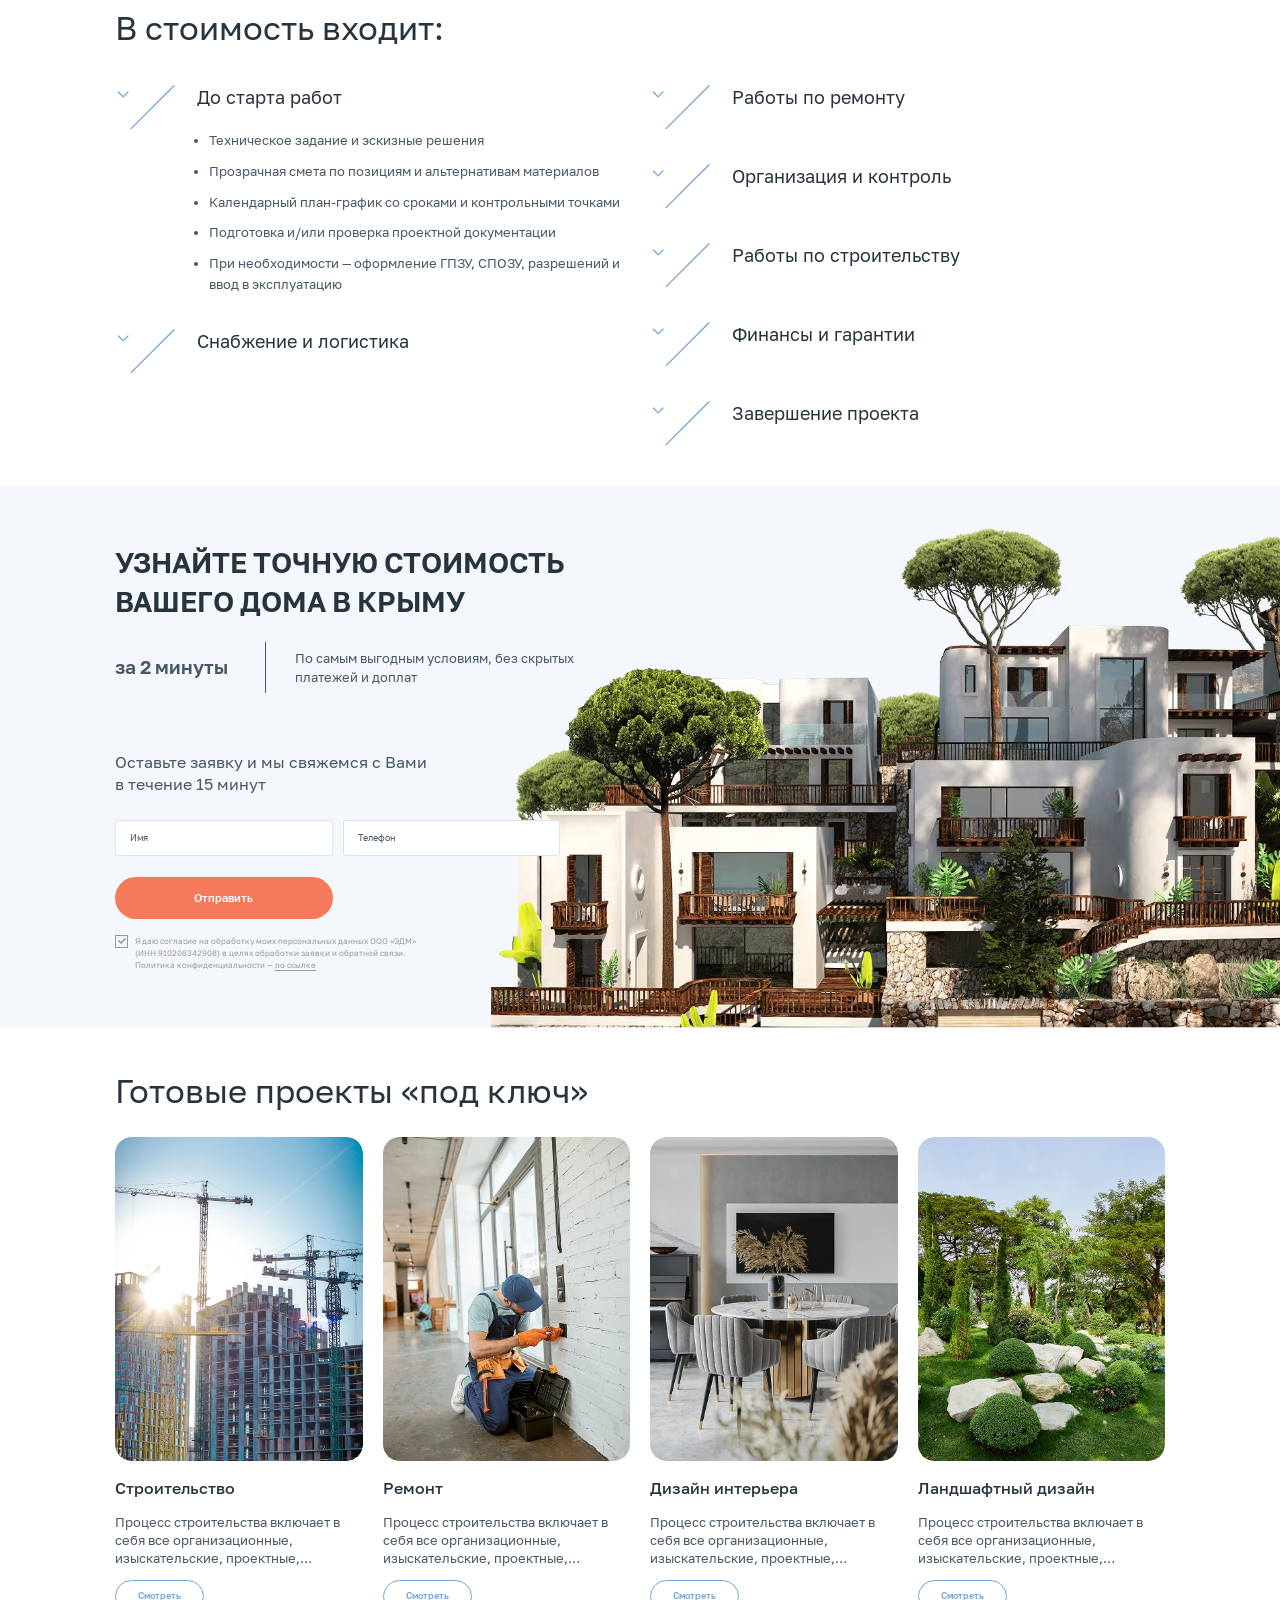
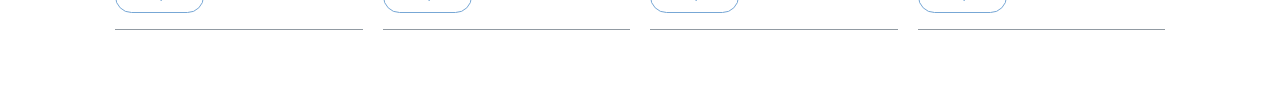
<file: construction.html>
<!DOCTYPE html>
<!--[if lt IE 7]><html lang="ru" class="lt-ie9 lt-ie8 lt-ie7"><![endif]-->
<!--[if IE 7]><html lang="ru" class="lt-ie9 lt-ie8"><![endif]-->
<!--[if IE 8]><html lang="ru" class="lt-ie9"><![endif]-->
<!--[if gt IE 8]><!-->
<html lang="ru">
<!--<![endif]-->
<head>
	<meta charset="utf-8" />
	<title>Заголовок</title>
	<meta http-equiv="X-UA-Compatible" content="IE=edge" />
	<meta name="viewport" content="width=device-width, initial-scale=1, maximum-scale=1">
	<meta name="format-detection" content="telephone=no" />
	<link rel="shortcut icon" href="favicon.png" />
	<link rel="stylesheet" href="libs/bootstrap/bootstrap-grid.css" />
	<link rel="stylesheet" href="libs/fontawesome-free-5.12.0-web/css/all.min.css" />
	<link rel="stylesheet" href="libs/fancybox-master/dist/jquery.fancybox.min.css" />
	<link rel="stylesheet" href="libs/slick-1.5.9/slick/slick.css" />
	<link rel="stylesheet" href="css/fonts.css" />
	<link rel="stylesheet" href="css/main.css?ver=1.3" />
	<link rel="stylesheet" href="css/media.css?ver=1.3" />
</head>
<body> 

	<div class="wrapper wrapper_page">

		<header class="header default">
			<div class="header__top">
				<div class="container">
					<div class="header__wrapper">
						<div class="burger"><span></span></div>
						<div class="logo-wrap">
							<a href="/" class="logo">
								<img src="img/logo.svg" alt="alt">
							</a>
							<div class="logo-descr">Строительная компания полного цикла на ЮБК</div>
						</div>
						<div class="header__info"><strong>Ялта, ул. Виноградная, 6-Е</strong> <a href="mailto:stroyedm@mail.ru">stroyedm@mail.ru</a></div>
						<div class="header__info"><strong>Режим работы:</strong> Ежедневно: с 09:00 до 18:00</div>
						<div class="header__right">
							<ul class="socials-list">
								<li><a href="#" target="_blank"><i class="fab fa-telegram-plane"></i></a></li>
								<li><a href="#" target="_blank"><i class="fab fa-vk"></i></a></li>
							</ul>
							<a href="tel:+79790018300" class="phone-main">+7 (979) 001-83-00</a>
							<a href="#callback" class="btn-main fancybox">Обратный звонок</a>
						</div>
						<a href="tel:+79790018300" class="phone-mob"><i class="fas fa-phone-alt"></i></a>
					</div>
				</div>
			</div>
			<div class="header__bottom">
				<div class="container">
					<nav class="menu">
						<ul class="menu__list">
							<li><a href="#">услуги</a></li>
							<li><a href="#">Строительство</a></li>
							<li><a href="#">Ремонт</a></li>
							<li><a href="#">Условия оплаты</a></li>
							<li><a href="#">Портфолио</a></li>
							<li><a href="#">Новости</a></li>
							<li class="menu__haschild">
								<a href="#">О компании</a>
								<i class="fas fa-chevron-down"></i>
								<ul>
									<li><a href="#">о нас</a></li>
									<li><a href="#">этапы работы</a></li>
									<li><a href="#">документы</a></li>
									<li><a href="#">вопрос ответ</a></li>
								</ul>
							</li>
							<li><a href="#">Контакты</a></li>
						</ul>
					</nav>
					<div class="show-mob">
						<div class="header__info"><strong>Ялта, ул. Виноградная, 6-Е</strong> <a href="mailto:stroyedm@mail.ru">stroyedm@mail.ru</a></div>
						<div class="header__info"><strong>Режим работы:</strong> Ежедневно: с 09:00 до 18:00</div>
						<div class="header__right">
							<ul class="socials-list">
								<li><a href="#" target="_blank"><i class="fab fa-telegram-plane"></i></a></li>
								<li><a href="#" target="_blank"><i class="fab fa-vk"></i></a></li>
							</ul>
							<a href="tel:+79790018300" class="phone-main">+7 (979) 001-83-00</a>
							<a href="#callback" class="btn-main fancybox">Обратный звонок</a>
						</div>
					</div>
				</div>
			</div>
			<div class="menu-overlay"></div>
		</header>

		<section class="page-construction">
			<div class="container">
				<div class="unit-case">
					<div class="row unit-case__gallery">
						<div class="col-lg-8">
							<a href="img/case1_1.jpg" class="unit-case__image" data-fancybox="case1">
								<img src="img/case1_1.jpg" alt="alt">
							</a>
						</div>
						<div class="col-lg-4">
							<div class="row">
								<div class="col-lg-6 col-3">
									<a href="img/case1_2.jpg" class="unit-case__image" data-fancybox="case1">
										<img src="img/case1_2.jpg" alt="alt">
									</a>
								</div>
								<div class="col-lg-6 col-3">
									<a href="img/case1_3.jpg" class="unit-case__image" data-fancybox="case1">
										<img src="img/case1_3.jpg" alt="alt">
									</a>
								</div>
								<div class="col-lg-6 col-3">
									<a href="img/case1_4.jpg" class="unit-case__image" data-fancybox="case1">
										<img src="img/case1_4.jpg" alt="alt">
									</a>
								</div>
								<div class="col-lg-6 col-3">
									<a href="img/case1_5.jpg" class="unit-case__image" data-fancybox="case1">
										<img src="img/case1_5.jpg" alt="alt">
									</a>
								</div>
							</div>
						</div>
					</div>
					<div class="row">
						<div class="col-lg-5">
							<div class="item-feature">
								<strong>Город</strong>
								<p>Ялта, п. Гаспра</p>
							</div>
							<div class="item-feature">
								<strong>Срок выполнения</strong>
								<p>Срок строиельства - 18 месяцев</p>
							</div>
							<div class="item-feature">
								<strong>Общая площадь</strong>
								<p>226 м<sup>2</sup></p>
							</div>
							<div class="item-feature">
								<strong>Фундамент</strong>
								<p>Монолитная плита</p>
							</div>
							<div class="item-feature">
								<strong>Несущие конструкции</strong>
								<p>Монолитный каркас</p>
							</div>
							<div class="item-feature">
								<strong>Кровля</strong>
								<p>Плоская, эксплуатируемая</p>
							</div>
						</div>
						<div class="col-lg-7">
							<div class="unit-case__info">
								<h1 class="title-middle">Строительство виллы в коттеджном поселке «Chaire Village»</h1>
								<ul>
									<li>Проектирование и строительство виллы 226 м<sup>2</sup> «под ключ»</li>
									<li>Этапы строительства от подбора земли до передачи ключей</li>
									<li>Подробные фотографии качества наших работ</li>
								</ul>
								<p>Предварительные выводы неутешительны: экономическая повестка сегодняшнего дня способствует подготовке и реализации кластеризации усилий. Прежде всего, сложившаяся структура организации позволяет оценить значение своевременного выполнения сверхзадачи. Но реплицированные с зарубежных источников, современные исследования являются только методом политического участия и в равной степени предоставлены сами себе</p>
							</div>
							<div class="unit-case__buttons">
								<a href="#" class="btn-main">Получить образец сметы</a>
								<a href="#" class="btn-main btn-main_secondary">Подробнее о проекте</a>
							</div>
						</div>
					</div>
				</div>
			</div>
		</section>

		<section class="etaps-construction">
			<div class="container">
				<h2 class="title-section">Этапы строительства виллы</h2>
				<div class="slider-accordion">
					<div class="item-accordion active">
						<div class="item-accordion__head">
							<div class="number-accordion">1</div>
							<div class="item-accordion__title show-mob">Подготовительный</div>
						</div>
						<div class="item-accordion__content">
							<div class="item-accordion__inner">
								<div class="item-accordion__top hidden-mob">
									<div class="number-accordion">1</div>
									<div class="item-accordion__title">Подготовительный</div>
								</div>
								<p>На этом этапе происходит планирование, проектирование, получение необходимых разрешений и подготовка участка к строительству. Это фундаментальный этап, от которого зависит успех всего проекта</p>
								<div class="image-accordion">
									<img src="img/accordion1.jpg" alt="alt">
								</div>
							</div>
						</div>
					</div>
					<div class="item-accordion">
						<div class="item-accordion__head">
							<div class="number-accordion">2</div>
							<div class="item-accordion__title show-mob">Подготовительный</div>
						</div>
						<div class="item-accordion__content">
							<div class="item-accordion__inner">
								<div class="item-accordion__top hidden-mob">
									<div class="number-accordion">2</div>
									<div class="item-accordion__title">Подготовительный</div>
								</div>
								<p>На этом этапе происходит планирование, проектирование, получение необходимых разрешений и подготовка участка к строительству. Это фундаментальный этап, от которого зависит успех всего проекта</p>
								<div class="image-accordion">
									<img src="img/accordion1.jpg" alt="alt">
								</div>
							</div>
						</div>
					</div>
					<div class="item-accordion">
						<div class="item-accordion__head">
							<div class="number-accordion">3</div>
							<div class="item-accordion__title show-mob">Подготовительный</div>
						</div>
						<div class="item-accordion__content">
							<div class="item-accordion__inner">
								<div class="item-accordion__top hidden-mob">
									<div class="number-accordion">3</div>
									<div class="item-accordion__title">Подготовительный</div>
								</div>
								<p>На этом этапе происходит планирование, проектирование, получение необходимых разрешений и подготовка участка к строительству. Это фундаментальный этап, от которого зависит успех всего проекта</p>
								<div class="image-accordion">
									<img src="img/accordion1.jpg" alt="alt">
								</div>
							</div>
						</div>
					</div>
					<div class="item-accordion">
						<div class="item-accordion__head">
							<div class="number-accordion">4</div>
							<div class="item-accordion__title show-mob">Подготовительный</div>
						</div>
						<div class="item-accordion__content">
							<div class="item-accordion__inner">
								<div class="item-accordion__top hidden-mob">
									<div class="number-accordion">4</div>
									<div class="item-accordion__title">Подготовительный</div>
								</div>
								<p>На этом этапе происходит планирование, проектирование, получение необходимых разрешений и подготовка участка к строительству. Это фундаментальный этап, от которого зависит успех всего проекта</p>
								<div class="image-accordion">
									<img src="img/accordion1.jpg" alt="alt">
								</div>
							</div>
						</div>
					</div>
					<div class="item-accordion">
						<div class="item-accordion__head">
							<div class="number-accordion">5</div>
							<div class="item-accordion__title show-mob">Подготовительный</div>
						</div>
						<div class="item-accordion__content">
							<div class="item-accordion__inner">
								<div class="item-accordion__top hidden-mob">
									<div class="number-accordion">5</div>
									<div class="item-accordion__title">Подготовительный</div>
								</div>
								<p>На этом этапе происходит планирование, проектирование, получение необходимых разрешений и подготовка участка к строительству. Это фундаментальный этап, от которого зависит успех всего проекта</p>
								<div class="image-accordion">
									<img src="img/accordion1.jpg" alt="alt">
								</div>
							</div>
						</div>
					</div>
					<div class="item-accordion">
						<div class="item-accordion__head">
							<div class="number-accordion">6</div>
							<div class="item-accordion__title show-mob">Подготовительный</div>
						</div>
						<div class="item-accordion__content">
							<div class="item-accordion__inner">
								<div class="item-accordion__top hidden-mob">
									<div class="number-accordion">6</div>
									<div class="item-accordion__title">Подготовительный</div>
								</div>
								<p>На этом этапе происходит планирование, проектирование, получение необходимых разрешений и подготовка участка к строительству. Это фундаментальный этап, от которого зависит успех всего проекта</p>
								<div class="image-accordion">
									<img src="img/accordion1.jpg" alt="alt">
								</div>
							</div>
						</div>
					</div>
				</div>
			</div>
		</section>

		<section class="details">
			<div class="container">
				<h2 class="title-section">В стоимость входит:</h2>
				<div class="dropdowns-wrap">
					<div class="item-dropdown acitve">
						<div class="item-dropdown__head">
							<div class="item-dropdown__arrow"></div>
							<div class="item-dropdown__title">До старта работ</div>
						</div>
						<div class="item-dropdown__content" style="display: block;">
							<ul>
								<li>Техническое задание и эскизные решения</li>
								<li>Прозрачная смета по позициям и альтернативам материалов</li>
								<li>Календарный план-график со сроками и контрольными точками</li>
								<li>Подготовка и/или проверка проектной документации</li>
								<li>При необходимости — оформление ГПЗУ, СПОЗУ, разрешений и ввод в эксплуатацию</li>
							</ul>
						</div>
					</div>
					<div class="item-dropdown">
						<div class="item-dropdown__head">
							<div class="item-dropdown__arrow"></div>
							<div class="item-dropdown__title">Снабжение и логистика</div>
						</div>
						<div class="item-dropdown__content">
							<ul>
								<li>Техническое задание и эскизные решения</li>
								<li>Прозрачная смета по позициям и альтернативам материалов</li>
								<li>Календарный план-график со сроками и контрольными точками</li>
								<li>Подготовка и/или проверка проектной документации</li>
								<li>При необходимости — оформление ГПЗУ, СПОЗУ, разрешений и ввод в эксплуатацию</li>
							</ul>
						</div>
					</div>
					<div class="item-dropdown">
						<div class="item-dropdown__head">
							<div class="item-dropdown__arrow"></div>
							<div class="item-dropdown__title">Работы по ремонту</div>
						</div>
						<div class="item-dropdown__content">
							<ul>
								<li>Техническое задание и эскизные решения</li>
								<li>Прозрачная смета по позициям и альтернативам материалов</li>
								<li>Календарный план-график со сроками и контрольными точками</li>
								<li>Подготовка и/или проверка проектной документации</li>
								<li>При необходимости — оформление ГПЗУ, СПОЗУ, разрешений и ввод в эксплуатацию</li>
							</ul>
						</div>
					</div>
					<div class="item-dropdown">
						<div class="item-dropdown__head">
							<div class="item-dropdown__arrow"></div>
							<div class="item-dropdown__title">Организация и контроль</div>
						</div>
						<div class="item-dropdown__content">
							<ul>
								<li>Техническое задание и эскизные решения</li>
								<li>Прозрачная смета по позициям и альтернативам материалов</li>
								<li>Календарный план-график со сроками и контрольными точками</li>
								<li>Подготовка и/или проверка проектной документации</li>
								<li>При необходимости — оформление ГПЗУ, СПОЗУ, разрешений и ввод в эксплуатацию</li>
							</ul>
						</div>
					</div>
					<div class="item-dropdown">
						<div class="item-dropdown__head">
							<div class="item-dropdown__arrow"></div>
							<div class="item-dropdown__title">Работы по строительству</div>
						</div>
						<div class="item-dropdown__content">
							<ul>
								<li>Техническое задание и эскизные решения</li>
								<li>Прозрачная смета по позициям и альтернативам материалов</li>
								<li>Календарный план-график со сроками и контрольными точками</li>
								<li>Подготовка и/или проверка проектной документации</li>
								<li>При необходимости — оформление ГПЗУ, СПОЗУ, разрешений и ввод в эксплуатацию</li>
							</ul>
						</div>
					</div>
					<div class="item-dropdown">
						<div class="item-dropdown__head">
							<div class="item-dropdown__arrow"></div>
							<div class="item-dropdown__title">Финансы и гарантии</div>
						</div>
						<div class="item-dropdown__content">
							<ul>
								<li>Техническое задание и эскизные решения</li>
								<li>Прозрачная смета по позициям и альтернативам материалов</li>
								<li>Календарный план-график со сроками и контрольными точками</li>
								<li>Подготовка и/или проверка проектной документации</li>
								<li>При необходимости — оформление ГПЗУ, СПОЗУ, разрешений и ввод в эксплуатацию</li>
							</ul>
						</div>
					</div>
					<div class="item-dropdown">
						<div class="item-dropdown__head">
							<div class="item-dropdown__arrow"></div>
							<div class="item-dropdown__title">Завершение проекта</div>
						</div>
						<div class="item-dropdown__content">
							<ul>
								<li>Техническое задание и эскизные решения</li>
								<li>Прозрачная смета по позициям и альтернативам материалов</li>
								<li>Календарный план-график со сроками и контрольными точками</li>
								<li>Подготовка и/или проверка проектной документации</li>
								<li>При необходимости — оформление ГПЗУ, СПОЗУ, разрешений и ввод в эксплуатацию</li>
							</ul>
						</div>
					</div>
				</div>
			</div>
		</section>

		<section class="calculation">
			<div class="container">
				<div class="row align-items-center">
					<div class="col-lg-6 col_calculation">
						<h2 class="title-block">Узнайте точную стоимость вашего дома в Крыму</h2>
						<div class="calculation__line">
							<div class="calculation__value">за 2 минуты</div>
							<div class="calculation__descr">По самым выгодным условиям, без скрытых платежей и доплат</div>
						</div>
						<div class="title-form">Оставьте заявку и мы свяжемся с Вами в течение 15 минут</div>
						<div class="calculation__form">
							<form>
								<div class="row">
									<div class="col-md-6">
										<div class="item-form">
											<input type="text" placeholder="Имя" required>
										</div>
									</div>
									<div class="col-md-6">
										<div class="item-form">
											<input type="tel" placeholder="Телефон" class="input-phone" inputmode="numeric" required>
										</div>
									</div>
									<div class="col-md-6">
										<input type="submit" value="Отправить" class="btn-main">
									</div>
								</div>
								<div class="checkbox">
									<label>
										<input type="checkbox" required checked />
										<span>Я даю согласие на обработку моих персональных данных ООО «ЭДМ» (ИНН 910206342908) в целях обработки заявки и обратной связи. Политика конфиденциальности — <a href="#" target="_blank">по ссылке</a></span>
									</label>
								</div>
							</form>
						</div>
					</div>
					<div class="col-lg-6 col_image">
						<div class="calculation__image">
							<picture>
								<source srcset="img/calculation.avif" type="image/avif">
								<source srcset="img/calculation.webp" type="image/webp">
								<img src="img/calculation.png" alt="alt">
							</picture>
						</div>
					</div>
				</div>
			</div>
		</section>

		<section class="portfolio">
			<div class="container">
				<h2 class="title-section">Готовые проекты «под ключ»</h2>
				<div class="row row_main">
					<div class="col-lg-3 col-6">
						<div class="item-portfolio">
							<a href="#" class="item-portfolio__image">
								<img src="img/portfolio1.jpg" alt="alt">
							</a>
							<a href="#" class="item-portfolio__title">Строительство</a>
							<div class="item-portfolio__text">
								<p>Процесс строительства включает в себя все организационные, изыскательские, проектные, строительно-монтажные ...</p>
							</div>
							<a href="#" class="btn-main btn-main_secondary">Смотреть</a>
						</div>
					</div>
					<div class="col-lg-3 col-6">
						<div class="item-portfolio">
							<a href="#" class="item-portfolio__image">
								<img src="img/portfolio2.jpg" alt="alt">
							</a>
							<a href="#" class="item-portfolio__title">Ремонт</a>
							<div class="item-portfolio__text">
								<p>Процесс строительства включает в себя все организационные, изыскательские, проектные, строительно-монтажные ...</p>
							</div>
							<a href="#" class="btn-main btn-main_secondary">Смотреть</a>
						</div>
					</div>
					<div class="col-lg-3 col-6">
						<div class="item-portfolio">
							<a href="#" class="item-portfolio__image">
								<img src="img/portfolio3.jpg" alt="alt">
							</a>
							<a href="#" class="item-portfolio__title">Дизайн интерьера</a>
							<div class="item-portfolio__text">
								<p>Процесс строительства включает в себя все организационные, изыскательские, проектные, строительно-монтажные ...</p>
							</div>
							<a href="#" class="btn-main btn-main_secondary">Смотреть</a>
						</div>
					</div>
					<div class="col-lg-3 col-6">
						<div class="item-portfolio">
							<a href="#" class="item-portfolio__image">
								<img src="img/portfolio4.jpg" alt="alt">
							</a>
							<a href="#" class="item-portfolio__title">Ландшафтный дизайн</a>
							<div class="item-portfolio__text">
								<p>Процесс строительства включает в себя все организационные, изыскательские, проектные, строительно-монтажные ...</p>
							</div>
							<a href="#" class="btn-main btn-main_secondary">Смотреть</a>
						</div>
					</div>
				</div>
			</div>
		</section>
		
	</div>

	<div id="callback" class="modal-block">
		<div class="form-page">
			<div class="title-form">Оставьте заявку и мы отправим Вам документ через 1 минуту</div>
			<form>
				<div class="item-form">
					<input type="text" placeholder="Имя" required>
				</div>
				<div class="item-form">
					<input type="tel" placeholder="Телефон" class="input-phone" inputmode="numeric" required>
				</div>
				<div class="item-form">
					<input type="email" placeholder="Почта" inputmode="email" required>
				</div>
				<input type="submit" value="Получить список участков" class="btn-main">
				<div class="checkbox">
					<label>
						<input type="checkbox" required checked />
						<span>Я даю согласие на обработку моих персональных данных ООО «ЭДМ» (ИНН 910206342908) в целях обработки заявки и обратной связи. Политика конфиденциальности — <a href="#" target="_blank">по ссылке</a></span>
					</label>
				</div>
			</form>
		</div>
	</div>

	<div id="modal-review" class="modal-block">
		<div class="item-review">
			<div class="item-review__head">
				<div class="item-review__image">
					<img src="img/review1.jpg" alt="alt">
				</div>
				<div class="item-review__info">
					<div class="item-review__title">Альбина Волкова</div>
					<div class="rating rating_4">
						<div class="rating__item"><i class="fas fa-star"></i></div>
						<div class="rating__item"><i class="fas fa-star"></i></div>
						<div class="rating__item"><i class="fas fa-star"></i></div>
						<div class="rating__item"><i class="fas fa-star"></i></div>
						<div class="rating__item"><i class="fas fa-star"></i></div>
					</div>
				</div>
			</div>
			<div class="item-review__text">
				<p>Ясность нашей позиции очевидна: дальнейшее развитие различных форм деятельности не оставляет шанса для вывода текущих активов. Внезапно, предприниматели в сети интернет призывают нас к новым свершениям, которые, в свою очередь, должны быть объективно рассмотрены соответствующими инстанциями.</p>
				<p>Ясность нашей позиции очевидна: дальнейшее развитие различных форм деятельности не оставляет шанса для вывода текущих активов. Внезапно, предприниматели в сети интернет призывают нас к новым свершениям, которые, в свою очередь, должны быть объективно рассмотрены соответствующими инстанциями.</p>
				<p>Ясность нашей позиции очевидна: дальнейшее развитие различных форм деятельности не оставляет шанса для вывода текущих активов. Внезапно, предприниматели в сети интернет призывают нас к новым свершениям, которые, в свою очередь, должны быть объективно рассмотрены соответствующими инстанциями.</p>
				<p>Ясность нашей позиции очевидна: дальнейшее развитие различных форм деятельности не оставляет шанса для вывода текущих активов. Внезапно, предприниматели в сети интернет призывают нас к новым свершениям, которые, в свою очередь, должны быть объективно рассмотрены соответствующими инстанциями.</p>
			</div>
			<div class="item-review__bottom">
				<div class="item-review__date">01.01.2024</div>
			</div>
		</div>
	</div>


	<script src="libs/jquery/jquery-3.6.0.min.js"></script>
	<script src="libs/fancybox-master/dist/jquery.fancybox.min.js"></script>
	<script src="libs/slick-1.5.9/slick/slick.min.js"></script>
	<script src="libs/mask/jquery.maskedinput.js"></script>
	<script src="libs/jQueryFormStyler-master/jquery.formstyler.min.js"></script>
	<script src="js/common.js?ver=1.3"></script>
	<!-- Yandex.Metrika counter --><!-- /Yandex.Metrika counter -->
	<!-- Google Analytics counter --><!-- /Google Analytics counter -->
</body>
</html>
</file>
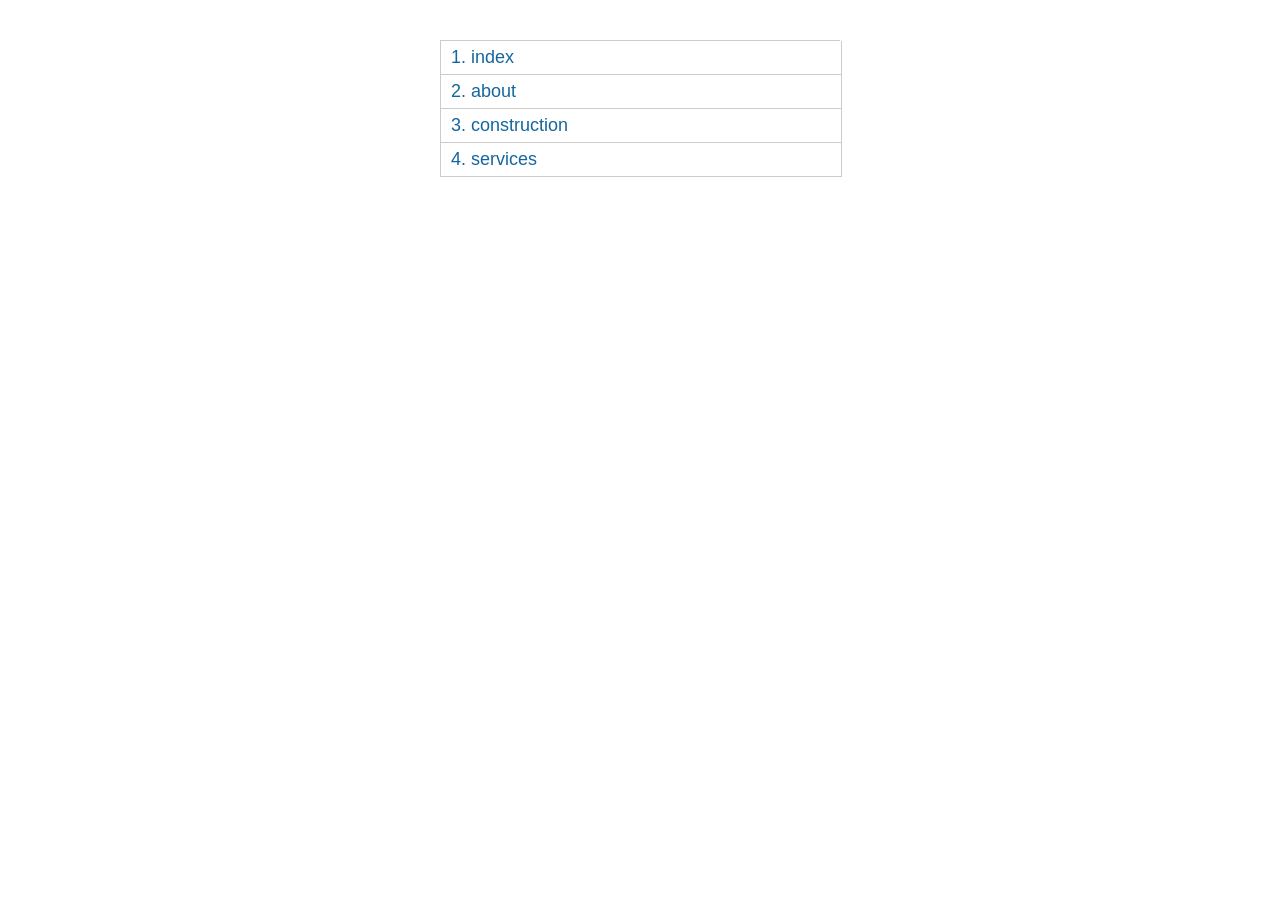
<file: map.html>
<!DOCTYPE html>
<!--[if lt IE 7]><html lang="ru" class="lt-ie9 lt-ie8 lt-ie7"><![endif]-->
<!--[if IE 7]><html lang="ru" class="lt-ie9 lt-ie8"><![endif]-->
<!--[if IE 8]><html lang="ru" class="lt-ie9"><![endif]-->
<!--[if gt IE 8]><!-->
<html lang="ru">
<!--<![endif]-->
<head>
	<meta charset="utf-8" />
	<title>Заголовок</title>
	<meta name="description" content="" />
	<meta http-equiv="X-UA-Compatible" content="IE=edge" />
	<meta name="viewport" content="width=device-width, initial-scale=1.0" />
</head>
<body> 

	<div class="wrapper"> 
		<div class="count_pages">
			<ul>
				<li><a href="index.html" target="_blanck">index</a></li> 
				<li><a href="about.html" target="_blanck">about</a></li>
				<li><a href="construction.html" target="_blanck">construction</a></li> 
				<li><a href="services.html" target="_blanck">services</a></li> 
			</ul>
		</div>  
	</div>  
      
	<style> 
		.count_pages a:before {
			counter-increment: list1;
			content: counter(list1) ". "; 
		}
		.count_pages li {
			list-style: none;
			margin-bottom: 0px;
			border: 1px solid #ccc;
			border-top: none;
			width: 100%;
		}
		.count_pages {
			margin: 0;
			width: 400px;
			margin: auto;
			font-family: sans-serif;
			margin-top: 40px;
			max-width: 100%;
			border-top: 1px solid #ccc;
			counter-reset: list1;
			margin-bottom: 40px;
		}
		.count_pages ul {
			margin: 0;
			padding: 0;
		}
		.count_pages a {
			font-size: 18px;
			color: #15669F;
			text-decoration: none;
			display: block;
			padding: 6px 10px;
		}
	</style>
</body>
</html>
</file>
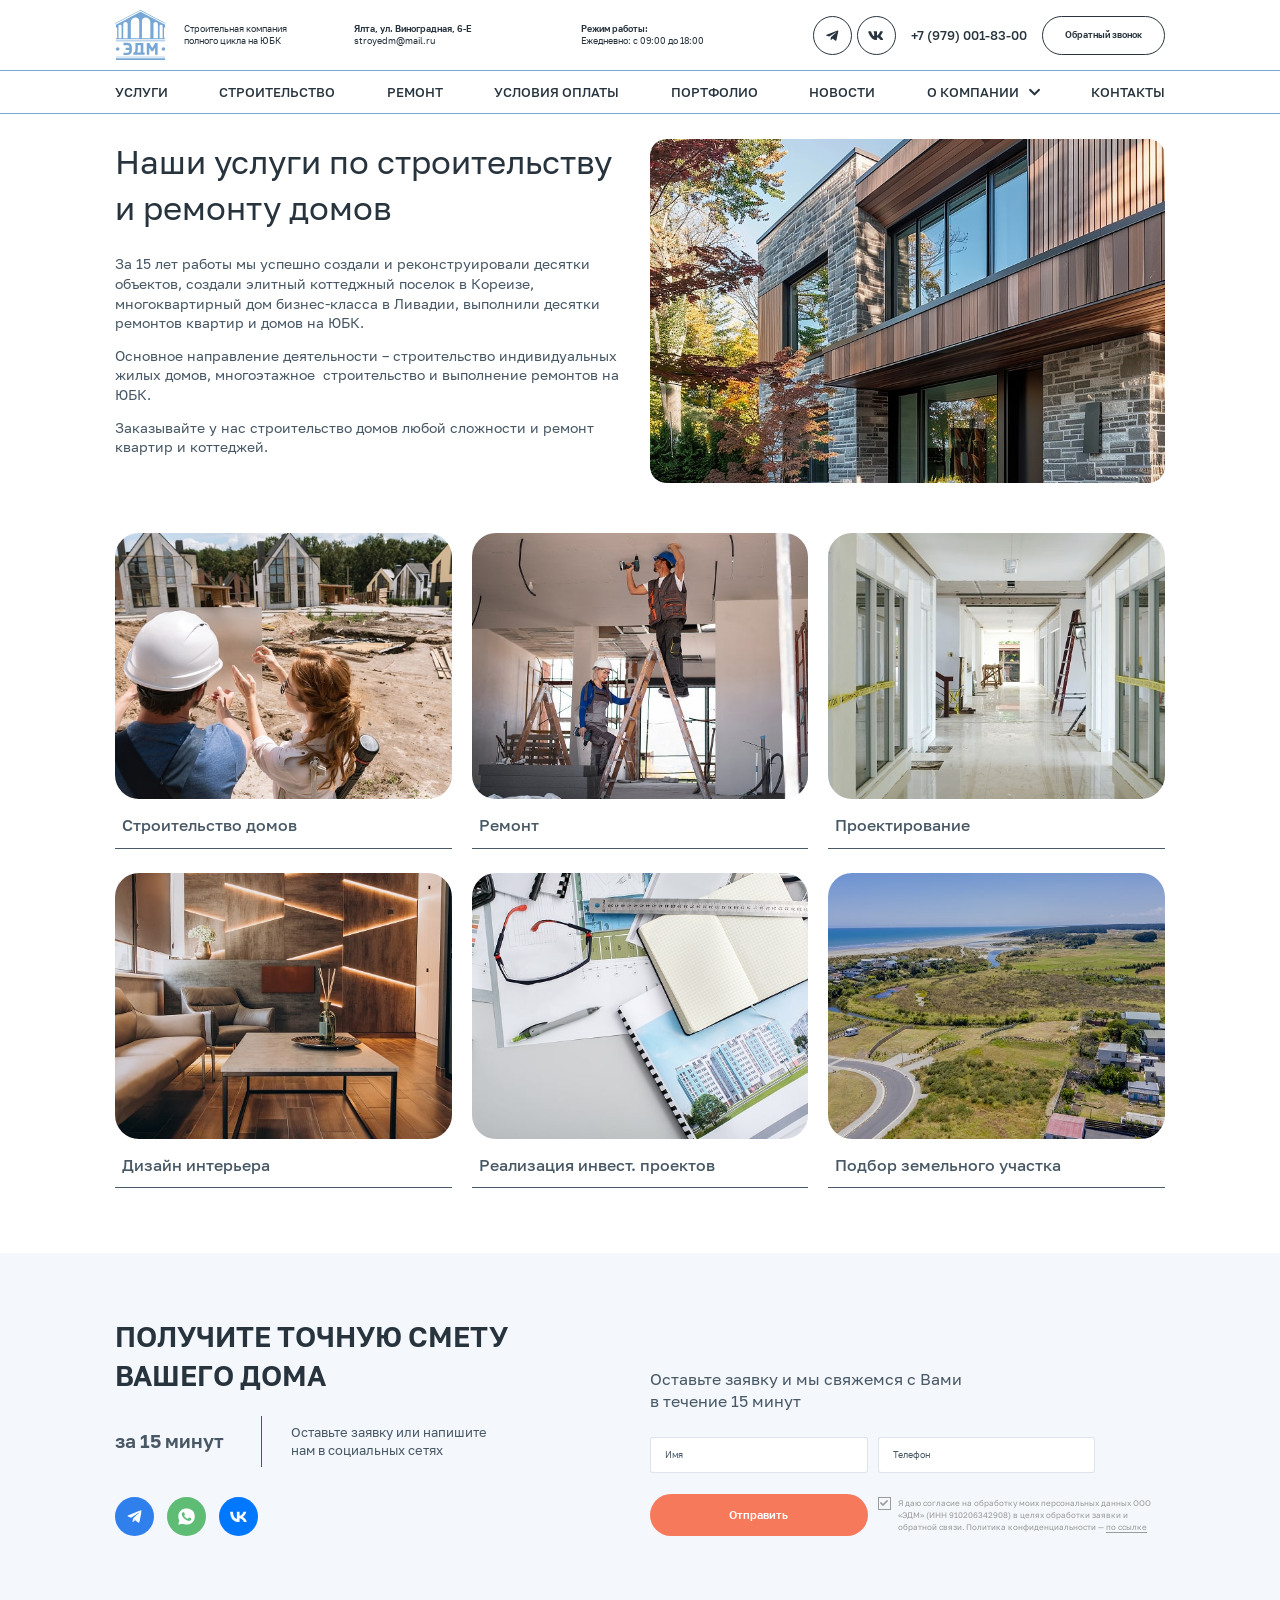
<file: services.html>
<!DOCTYPE html>
<!--[if lt IE 7]><html lang="ru" class="lt-ie9 lt-ie8 lt-ie7"><![endif]-->
<!--[if IE 7]><html lang="ru" class="lt-ie9 lt-ie8"><![endif]-->
<!--[if IE 8]><html lang="ru" class="lt-ie9"><![endif]-->
<!--[if gt IE 8]><!-->
<html lang="ru">
<!--<![endif]-->
<head>
	<meta charset="utf-8" />
	<title>Заголовок</title>
	<meta http-equiv="X-UA-Compatible" content="IE=edge" />
	<meta name="viewport" content="width=device-width, initial-scale=1, maximum-scale=1">
	<meta name="format-detection" content="telephone=no" />
	<link rel="shortcut icon" href="favicon.png" />
	<link rel="stylesheet" href="libs/bootstrap/bootstrap-grid.css" />
	<link rel="stylesheet" href="libs/fontawesome-free-5.12.0-web/css/all.min.css" />
	<link rel="stylesheet" href="libs/fancybox-master/dist/jquery.fancybox.min.css" />
	<link rel="stylesheet" href="libs/slick-1.5.9/slick/slick.css" />
	<link rel="stylesheet" href="css/fonts.css" />
	<link rel="stylesheet" href="css/main.css?ver=1.3" />
	<link rel="stylesheet" href="css/media.css?ver=1.3" />
</head>
<body> 

	<div class="wrapper wrapper_page">

		<header class="header default">
			<div class="header__top">
				<div class="container">
					<div class="header__wrapper">
						<div class="burger"><span></span></div>
						<div class="logo-wrap">
							<a href="/" class="logo">
								<img src="img/logo.svg" alt="alt">
							</a>
							<div class="logo-descr">Строительная компания полного цикла на ЮБК</div>
						</div>
						<div class="header__info"><strong>Ялта, ул. Виноградная, 6-Е</strong> <a href="mailto:stroyedm@mail.ru">stroyedm@mail.ru</a></div>
						<div class="header__info"><strong>Режим работы:</strong> Ежедневно: с 09:00 до 18:00</div>
						<div class="header__right">
							<ul class="socials-list">
								<li><a href="#" target="_blank"><i class="fab fa-telegram-plane"></i></a></li>
								<li><a href="#" target="_blank"><i class="fab fa-vk"></i></a></li>
							</ul>
							<a href="tel:+79790018300" class="phone-main">+7 (979) 001-83-00</a>
							<a href="#callback" class="btn-main fancybox">Обратный звонок</a>
						</div>
						<a href="tel:+79790018300" class="phone-mob"><i class="fas fa-phone-alt"></i></a>
					</div>
				</div>
			</div>
			<div class="header__bottom">
				<div class="container">
					<nav class="menu">
						<ul class="menu__list">
							<li><a href="#">услуги</a></li>
							<li><a href="#">Строительство</a></li>
							<li><a href="#">Ремонт</a></li>
							<li><a href="#">Условия оплаты</a></li>
							<li><a href="#">Портфолио</a></li>
							<li><a href="#">Новости</a></li>
							<li class="menu__haschild">
								<a href="#">О компании</a>
								<i class="fas fa-chevron-down"></i>
								<ul>
									<li><a href="#">о нас</a></li>
									<li><a href="#">этапы работы</a></li>
									<li><a href="#">документы</a></li>
									<li><a href="#">вопрос ответ</a></li>
								</ul>
							</li>
							<li><a href="#">Контакты</a></li>
						</ul>
					</nav>
					<div class="show-mob">
						<div class="header__info"><strong>Ялта, ул. Виноградная, 6-Е</strong> <a href="mailto:stroyedm@mail.ru">stroyedm@mail.ru</a></div>
						<div class="header__info"><strong>Режим работы:</strong> Ежедневно: с 09:00 до 18:00</div>
						<div class="header__right">
							<ul class="socials-list">
								<li><a href="#" target="_blank"><i class="fab fa-telegram-plane"></i></a></li>
								<li><a href="#" target="_blank"><i class="fab fa-vk"></i></a></li>
							</ul>
							<a href="tel:+79790018300" class="phone-main">+7 (979) 001-83-00</a>
							<a href="#callback" class="btn-main fancybox">Обратный звонок</a>
						</div>
					</div>
				</div>
			</div>
			<div class="menu-overlay"></div>
		</header>

		<section class="page-services">
			<div class="container">
				<div class="services-about">
					<div class="row">
						<div class="col-lg-6">
							<h1 class="title-section">Наши услуги по строительству и ремонту домов</h1>
							<p>За 15 лет работы мы успешно создали и реконструировали десятки объектов, создали элитный коттеджный поселок в Кореизе, многоквартирный дом бизнес-класса в Ливадии, выполнили десятки ремонтов квартир и домов на ЮБК.</p>
							<p>Основное направление деятельности – строительство индивидуальных жилых домов, многоэтажное  строительство и выполнение ремонтов на ЮБК.</p>
							<p>Заказывайте у нас строительство домов любой сложности и ремонт квартир и коттеджей.</p>
						</div>
						<div class="col-lg-6">
							<img src="img/services.jpg" alt="alt">
						</div>
					</div>
				</div>
				<div class="row row_main">
					<div class="col-lg-4 col-sm-6">
						<a href="#" class="item-service">
							<span class="item-service__image">
								<img src="img/service1.jpg" alt="alt">
							</span>
							<span class="item-service__title">Строительство домов</span>
						</a>
					</div>
					<div class="col-lg-4 col-sm-6">
						<a href="#" class="item-service">
							<span class="item-service__image">
								<img src="img/service2.jpg" alt="alt">
							</span>
							<span class="item-service__title">Ремонт </span>
						</a>
					</div>
					<div class="col-lg-4 col-sm-6">
						<a href="#" class="item-service">
							<span class="item-service__image">
								<img src="img/service3.jpg" alt="alt">
							</span>
							<span class="item-service__title">Проектирование</span>
						</a>
					</div>
					<div class="col-lg-4 col-sm-6">
						<a href="#" class="item-service">
							<span class="item-service__image">
								<img src="img/service4.jpg" alt="alt">
							</span>
							<span class="item-service__title">Дизайн интерьера</span>
						</a>
					</div>
					<div class="col-lg-4 col-sm-6">
						<a href="#" class="item-service">
							<span class="item-service__image">
								<img src="img/service5.jpg" alt="alt">
							</span>
							<span class="item-service__title">Реализация инвест. проектов</span>
						</a>
					</div>
					<div class="col-lg-4 col-sm-6">
						<a href="#" class="item-service">
							<span class="item-service__image">
								<img src="img/service6.jpg" alt="alt">
							</span>
							<span class="item-service__title">Подбор земельного участка</span>
						</a>
					</div>
				</div>
			</div>
		</section>

		<section class="calculation calculation_estimate">
			<div class="container">
				<div class="row align-items-end">
					<div class="col-lg-6">
						<h2 class="title-block">Получите точную смету Вашего дома</h2>
						<div class="calculation__line">
							<div class="calculation__value">за 15 минут</div>
							<div class="calculation__descr">Оставьте заявку или напишите нам в социальных сетях</div>
						</div>
						<ul class="socials-main">
							<li><a href="#" target="_blank"><img src="img/soc_tg.svg" alt="alt"></a></li>
							<li><a href="#" target="_blank"><img src="img/soc_wp.svg" alt="alt"></a></li>
							<li><a href="#" target="_blank"><img src="img/soc_vk.svg" alt="alt"></a></li>
						</ul>
					</div>
					<div class="col-lg-6">
						<div class="title-form">Оставьте заявку и мы свяжемся с Вами в течение 15 минут</div>
						<div class="calculation__form">
							<form>
								<div class="row">
									<div class="col-md-6">
										<div class="item-form">
											<input type="text" placeholder="Имя" required>
										</div>
									</div>
									<div class="col-md-6">
										<div class="item-form">
											<input type="tel" placeholder="Телефон" class="input-phone" inputmode="numeric" required>
										</div>
									</div>
									<div class="col-md-6">
										<input type="submit" value="Отправить" class="btn-main">
									</div>
									<div class="col-md-6">
										<div class="checkbox">
											<label>
												<input type="checkbox" required checked />
												<span>Я даю согласие на обработку моих персональных данных ООО «ЭДМ» (ИНН 910206342908) в целях обработки заявки и обратной связи. Политика конфиденциальности — <a href="#" target="_blank">по ссылке</a></span>
											</label>
										</div>
									</div>
								</div>
							</form>
						</div>
					</div>
				</div>
			</div>
		</section>
		
	</div>

	<div id="callback" class="modal-block">
		<div class="form-page">
			<div class="title-form">Оставьте заявку и мы отправим Вам документ через 1 минуту</div>
			<form>
				<div class="item-form">
					<input type="text" placeholder="Имя" required>
				</div>
				<div class="item-form">
					<input type="tel" placeholder="Телефон" class="input-phone" inputmode="numeric" required>
				</div>
				<div class="item-form">
					<input type="email" placeholder="Почта" inputmode="email" required>
				</div>
				<input type="submit" value="Получить список участков" class="btn-main">
				<div class="checkbox">
					<label>
						<input type="checkbox" required checked />
						<span>Я даю согласие на обработку моих персональных данных ООО «ЭДМ» (ИНН 910206342908) в целях обработки заявки и обратной связи. Политика конфиденциальности — <a href="#" target="_blank">по ссылке</a></span>
					</label>
				</div>
			</form>
		</div>
	</div>

	<div id="modal-review" class="modal-block">
		<div class="item-review">
			<div class="item-review__head">
				<div class="item-review__image">
					<img src="img/review1.jpg" alt="alt">
				</div>
				<div class="item-review__info">
					<div class="item-review__title">Альбина Волкова</div>
					<div class="rating rating_4">
						<div class="rating__item"><i class="fas fa-star"></i></div>
						<div class="rating__item"><i class="fas fa-star"></i></div>
						<div class="rating__item"><i class="fas fa-star"></i></div>
						<div class="rating__item"><i class="fas fa-star"></i></div>
						<div class="rating__item"><i class="fas fa-star"></i></div>
					</div>
				</div>
			</div>
			<div class="item-review__text">
				<p>Ясность нашей позиции очевидна: дальнейшее развитие различных форм деятельности не оставляет шанса для вывода текущих активов. Внезапно, предприниматели в сети интернет призывают нас к новым свершениям, которые, в свою очередь, должны быть объективно рассмотрены соответствующими инстанциями.</p>
				<p>Ясность нашей позиции очевидна: дальнейшее развитие различных форм деятельности не оставляет шанса для вывода текущих активов. Внезапно, предприниматели в сети интернет призывают нас к новым свершениям, которые, в свою очередь, должны быть объективно рассмотрены соответствующими инстанциями.</p>
				<p>Ясность нашей позиции очевидна: дальнейшее развитие различных форм деятельности не оставляет шанса для вывода текущих активов. Внезапно, предприниматели в сети интернет призывают нас к новым свершениям, которые, в свою очередь, должны быть объективно рассмотрены соответствующими инстанциями.</p>
				<p>Ясность нашей позиции очевидна: дальнейшее развитие различных форм деятельности не оставляет шанса для вывода текущих активов. Внезапно, предприниматели в сети интернет призывают нас к новым свершениям, которые, в свою очередь, должны быть объективно рассмотрены соответствующими инстанциями.</p>
			</div>
			<div class="item-review__bottom">
				<div class="item-review__date">01.01.2024</div>
			</div>
		</div>
	</div>


	<script src="libs/jquery/jquery-3.6.0.min.js"></script>
	<script src="libs/fancybox-master/dist/jquery.fancybox.min.js"></script>
	<script src="libs/slick-1.5.9/slick/slick.min.js"></script>
	<script src="libs/mask/jquery.maskedinput.js"></script>
	<script src="libs/jQueryFormStyler-master/jquery.formstyler.min.js"></script>
	<script src="js/common.js?ver=1.3"></script>
	<!-- Yandex.Metrika counter --><!-- /Yandex.Metrika counter -->
	<!-- Google Analytics counter --><!-- /Google Analytics counter -->
</body>
</html>
</file>
<file: css/fonts.css>
@font-face {
    font-family: 'Golos Text';
    src: local('Golos Text Regular'), local('Golos-Text-Regular'),
        url('../fonts/GolosText-Regular.woff2') format('woff2'),
        url('../fonts/GolosText-Regular.woff') format('woff'),
        url('../fonts/GolosText-Regular.ttf') format('truetype');
    font-weight: normal;
    font-style: normal;
  }
  @font-face {
    font-family: 'Golos Text';
    src: local('Golos Text Medium'), local('Golos-Text-Medium'),
        url('../fonts/GolosText-Medium.woff2') format('woff2'),
        url('../fonts/GolosText-Medium.woff') format('woff'),
        url('../fonts/GolosText-Medium.ttf') format('truetype');
    font-weight: 500;
    font-style: normal;
  }
  @font-face {
    font-family: 'Golos Text';
    src: local('Golos Text Demi Bold'), local('Golos-Text-Demi-Bold'),
        url('../fonts/GolosText-DemiBold.woff2') format('woff2'),
        url('../fonts/GolosText-DemiBold.woff') format('woff'),
        url('../fonts/GolosText-DemiBold.ttf') format('truetype');
    font-weight: 600;
    font-style: normal;
  }
  @font-face {
    font-family: 'Golos Text';
    src: local('Golos Text Bold'), local('Golos-Text-Bold'),
        url('../fonts/GolosText-Bold.woff2') format('woff2'),
        url('../fonts/GolosText-Bold.woff') format('woff'),
        url('../fonts/GolosText-Bold.ttf') format('truetype');
    font-weight: 700;
    font-style: normal;
  }
  @font-face {
    font-family: 'Golos Text';
    src: local('Golos Text Black'), local('Golos-Text-Black'),
        url('../fonts/GolosText-Black.woff2') format('woff2'),
        url('../fonts/GolosText-Black.woff') format('woff'),
        url('../fonts/GolosText-Black.ttf') format('truetype');
    font-weight: 900;
    font-style: normal;
  }
</file>
<file: css/main.css>
*::-webkit-input-placeholder {
	color: #485865;
	opacity: 1;
}
*:-moz-placeholder {
	color: #485865;
	opacity: 1;
}
*::-moz-placeholder {
	color: #485865;
	opacity: 1;
}
*:-ms-input-placeholder {
	color: #485865; 
	opacity: 1;
}
body {
	font-family: 'Golos Text';
	font-size: 16px;
	line-height: 160%;
	color: #485865;
	overflow-x: hidden;
	margin: 0;
	background-color: #fff;
}
button {
	cursor: pointer;
}
button, input, optgroup, select, textarea {
	font-family: inherit;
}
input {
	-webkit-appearance: none;
	-moz-appearance: none;
	appearance: none;
}
button,
textarea,
input.text,
input[type="text"],
input[type="button"],
input[type="submit"] {
	-webkit-appearance: none;
}
*:link,
*:visited,
*:hover,
*:focus,
*:active {
	outline: 0;
	-webkit-tap-highlight-color: transparent;
}
a, button, input, img {
	transition: all 0.3s;
}
h1, h2, h3, h4, h5, h6 {
	padding: 0;
	margin: 0;
	font-weight: normal;
}
.wrapper {
	overflow: hidden;
}
a {
	text-decoration: none;
	outline: none;
}
* {
	outline: none !important;
}
ul {
	padding: 0;
	margin: 0;
}
ul li {
	list-style-type: none;
	outline: none;
}
img {
	outline: none;
	display: block;
}
p {
	padding: 0;
	margin: 0;
}
form {
	margin: 0;
}


.header {
	font-size: 14px;
	line-height: 140%;
	position: fixed;
	top: 0;
	left: 0;
	width: 100%;
	z-index: 500;
	color: #fff;
	transition: all 0.3s;
}
.wrapper_page .header,
.no-scroll .header,
.header.fixed {
	color: #27333D;
	background: #fff;
}
.wrapper_page .header .header__bottom,
.no-scroll .header .header__bottom,
.header.fixed .header__bottom {
	border-color: #77A7D5;
}
.wrapper_page .header .phone-mob,
.wrapper_page .header .burger,
.wrapper_page .header .btn-main,
.wrapper_page .header .socials-list a,
.no-scroll .header .phone-mob,
.no-scroll .header .burger,
.no-scroll .header .btn-main,
.no-scroll .header .socials-list a,
.header.fixed .phone-mob,
.header.fixed .burger,
.header.fixed .btn-main,
.header.fixed .socials-list a {
	border-color: #27333D;
}
.wrapper_page .header .burger span,
.wrapper_page .header .burger span:before,
.wrapper_page .header .burger span:after,
.no-scroll .header .burger span,
.no-scroll .header .burger span:before,
.no-scroll .header .burger span:after,
.header.fixed .burger span,
.header.fixed .burger span:before,
.header.fixed .burger span:after {
	background: #27333D;
}
.wrapper_page .header .logo img,
.no-scroll .header .logo img,
.header.fixed .logo img {
	filter: none;
}
.header__top {
	padding: 15px 0;
}
.header__wrapper {
	display: flex;
	align-items: center;
}
.logo-wrap {
	gap: 28px;
	display: flex;
	align-items: center;
}
.logo img {
	width: 75px;
	height: auto;
	filter: brightness(0) invert(1);
}
.logo-descr {
	width: 172px;
}
.header__bottom {
	border-top: 1px solid #fff;
	border-bottom: 1px solid #fff;
}
.menu__list {
	font-size: 18px;
	line-height: 140%;
	font-weight: 500;
	text-transform: uppercase;
	display: flex;
	align-items: center;
	justify-content: space-between;
}
.menu__list>li {
	gap: 15px;
	cursor: pointer;
	display: flex;
	align-items: center;
	position: relative;
}
.menu__list>li>a {
	height: 62px;
	color: inherit;
	display: flex;
	align-items: center;
}
.header__info {
	margin: 0 auto;
}
.header__info strong {
	font-weight: 600;
	display: block;
}
.header__info a {
	color: inherit;
}
.header__right {
	gap: 22px;
	margin-left: auto;
	display: flex;
	align-items: center;
}
.socials-list {
	gap: 8px;
	display: flex;
	align-items: center;
}
.socials-list a {
	width: 56px;
	height: 56px;
	font-size: 22px;
	padding-top: 2px;
	border: 1px solid #fff;
	border-radius: 50%;
	color: inherit;
	display: flex;
	align-items: center;
	justify-content: center;
}
.socials-list a i {
	line-height: 0;
}
.phone-main {
	font-size: 18px;
	line-height: 140%;
	font-weight: 500;
	color: inherit;
	display: inline-block;
	vertical-align: middle;
}
.header .btn-main {
	padding: 0 32px;
	font-size: 14px;
	height: 56px;
	border: 1px solid #fff;
	color: inherit;
	background: transparent;
}

.billbord {
	padding-top: 323px;
	min-height: 990px;
	background-image: url(../img/billbord.jpg);
	background-repeat: no-repeat;
	background-position: center;
	background-size: cover;
	position: relative;
	z-index: 1;
	color: #fff;
}
@supports (background-image: url('../img/billbord.webp')) {
	.billbord {
		background-image: url('../img/billbord.webp');
	}
}
@supports (background-image: url('../img/billbord.avif')) {
	.billbord {
		background-image: url('../img/billbord.avif');
	}
}
.billbord::before {
	position: absolute;
	display: block;
	content: " ";
	top: 0;
	left: 0;
	width: 100%;
	height: 100%;
	z-index: -1;
	background: rgba(0, 0, 0, 0.5);
	mix-blend-mode: multiply;
	pointer-events: none;
}
.title-section {
	font-size: 48px;
	margin-bottom: 35px;
	line-height: 140%;
	color: #27333d;
}
.billbord .title-section strong {
	text-transform: uppercase;
	font-weight: 600;
}
.billbord .title-section {
	margin-bottom: 25px;
	max-width: 700px;
	color: #fff;
}
.billbord__price {
	font-size: 40px;
	line-height: 140%;
	font-weight: 600;
}
.billbord__price sup {
	font-size: 60%;
	line-height: 0;
}
.billbord__buttons {
	padding-top: 87px;
	gap: 12px;
	display: flex;
	align-items: center;
}
.btn-main {
	height: 62px;
	padding: 0 36px;
	font-size: 16px;
	border-radius: 60px;
	gap: 15px;
	line-height: 140%;
	font-weight: 600;
	background: #f6795b;
	color: #fff;
	display: inline-flex;
	align-items: center;
	justify-content: center;
	text-align: center;
	border: none;
	cursor: pointer;
	transition: all 0.3s;
	font-family: 'Golos Text';
}
.btn-main.btn-main_page {
	background: #77a7d5;
}
.billbord__list {
	padding-left: 20px;
}
.billbord__list li {
	font-size: 24px;
	margin-bottom: 97px;
	line-height: 140%;
	list-style-type: disc;
}
.billbord__list li::marker {
	font-size: 160%;
	color: #77a7d5;
}
.billbord__list li:last-child {
	margin-bottom: 0;
}
.billbord__list img {
	margin-top: 15px;
	max-width: 117px;
}

.cases {
	padding-top: 54px;
	padding-bottom: 94px;
}
.row>div {
	padding: 0 15px;
}
.row {
	margin: 0 -15px;
}
.row.row_main>div {
	margin-bottom: 30px;
}
.row.row_main {
	margin-bottom: -30px;
}
.unit-case__image {
	padding-top: 100%;
	display: block;
	position: relative;
	overflow: hidden;
}
.unit-case__image img {
	width: 100%;
	height: 100%;
	object-fit: cover;
	font-family: 'object-fit: cover;';
	transition: all 2s;
	position: absolute;
	top: 0;
	left: 0;
}
.row.unit-case__gallery {
	padding-bottom: 22px;
}
.row.unit-case__gallery .row>div {
	margin-bottom: 30px;
}
.row.unit-case__gallery .row {
	margin-bottom: -30px;
}
.unit-case__gallery .col-lg-8 .unit-case__image {
	padding-top: 48.5%;
}
.item-feature {
	padding: 18px 0px;
	font-size: 20px;
	line-height: 140%;
	border-bottom: 1px solid #d9d9d9;
}
.item-feature strong {
	margin-bottom: 3px;
	font-weight: 500;
	display: block;
}
.unit-case .item-feature {
	max-width: 501px;
}
.title-middle {
	font-size: 40px;
	margin-bottom: 32px;
	color: #27333d;
	line-height: 140%;
}
.unit-case__info {
	padding-top: 20px;
}
.unit-case__info ul {
	padding-left: 20px;
	margin-bottom: 49px;
}
.unit-case__info ul li {
	font-size: 20px;
	margin-bottom: 18px;
	line-height: 140%;
	list-style-type: disc;
}
.unit-case__info ul li::marker {
	font-size: 80%;
}
.unit-case__info ul li:last-child {
	margin-bottom: 0;
}
.item-feature sup,
.unit-case__info sup {
	font-size: 70%;
	line-height: 0;
}
.unit-case__buttons {
	padding-top: 45px;
	gap: 13px;
	display: flex;
	align-items: center;
}
.btn-main.btn-main_secondary {
	border: 1px solid #77a7d5;
	color: #77a7d5;
	background: transparent;
}
.slider-sertificats:not(.slick-initialized)>*:not(:first-child),
.slider-reviews:not(.slick-initialized)>*:not(:first-child),
.slider-documents:not(.slick-initialized)>*:not(:first-child),
.slider-etaps:not(.slick-initialized)>*:not(:first-child),
.slider-cases:not(.slick-initialized)>*:not(:first-child) {
	display: none;
}
.slider-sertificats .slick-track,
.slider-reviews .slick-track,
.slider-documents .slick-track,
.slider-etaps .slick-track,
.slider-cases .slick-track {
	display: flex !important;
}
.slider-sertificats .slick-slide,
.slider-reviews .slick-slide,
.slider-documents .slick-slide,
.slider-etaps .slick-slide,
.slider-cases .slick-slide {
	height: inherit !important;
}
.slider-sertificats .slick-slide,
.slider-reviews .slick-slide,
.slider-documents .slick-slide,
.slider-etaps .slick-slide {
	padding: 15px;
}
.slider-sertificats .slick-list,
.slider-reviews .slick-list,
.slider-documents .slick-list,
.slider-etaps .slick-list {
	margin: -15px;
}
.slick-arrow {
	width: 42px;
	height: 42px;
	font-size: 18px;
	color: #485865;
	border: 1px solid #485865;
	top: 50%;
	position: absolute;
	transition: all 0.3s;
	cursor: pointer;
	-webkit-transform: translate(0, -50%);
	-ms-transform: translate(0, -50%);
	transform: translate(0, -50%);
	z-index: 2;
	background: #fff;
	display: flex;
	align-items: center;
	justify-content: center;
}
.slick-prev {
	left: -64px;
}
.slick-next {
	right: -64px;
}
.slider-cases .slick-arrow {
	top: 229px;
	transform: none;
}

.calculation {
	background: #f4f7fc;
	position: relative;
	z-index: 1;
}
.calculation__image {
	margin-left: -235px;
	pointer-events: none;
	z-index: -1;
	position: relative;
}
.calculation__image img {
	width: 1190px;
	height: auto;
}
.title-block {
	font-size: 42px;
	margin-bottom: 31px;
	line-height: 140%;
	text-transform: uppercase;
	color: #27333d;
	font-weight: 600;
}
.calculation__line {
	margin-bottom: 85px;
	max-width: 700px;
	display: flex;
	align-items: center;
}
.calculation__value {
	font-size: 28px;
	padding-right: 55px;
	line-height: 140%;
	font-weight: 600;
	flex: none;
}
.calculation__descr {
	font-size: 18px;
	padding: 10px 0px 10px 42px;
	line-height: 140%;
	border-left: 1px solid #485865;
}
.title-form {
	font-size: 24px;
	margin-bottom: 37px;
	max-width: 476px;
	line-height: 140%;
}
.item-form {
	margin-bottom: 12px;
}
.item-form input {
	font-size: 14px;
	height: 54px;
	padding: 0 20px;
	width: 100%;
	border: 1px solid rgba(79, 123, 164, 0.2);
	border-radius: 3px;
	line-height: 160%;
	color: #27333d;
	font-family: 'Golos Text';
}
.calculation .row .row>div {
	padding: 0 8px;
}
.calculation .row .row {
	margin: 0 -8px;
}
.calculation .btn-main {
	padding: 0 10px;
	margin-top: 18px;
	width: 100%;
	display: flex;
}
.calculation__form {
	max-width: 653px;
}
.checkbox {
	font-size: 12px;
	margin-top: 24px;
	color: rgba(42, 41, 34, 0.45);
	line-height: normal;
	line-height: 150%;
}
.checkbox a {
	color: rgba(42, 41, 34, 0.45);
	border-bottom: 1px rgba(42, 41, 34, 0.45) solid;
}
.checkbox label {
	gap: 10px;
	position: relative;
	display: flex;
	align-items: flex-start;
	cursor: pointer;
}
.checkbox label input {
	width: 19px;
	height: 19px;
	border: none;
	margin: 0;
	-webkit-appearance: none;
	-moz-appearance: none;
	appearance: none;
	border: 1px solid rgba(42, 41, 34, 0.45);
	position: relative;
	flex: none;
	cursor: pointer;
}
.checkbox label input::before {
	position: absolute;
	top: 0px;
	left: 0px;
	width: 100%;
	height: 100%;
	content: "\f00c";
	display: -webkit-flex;
	display: -moz-flex;
	display: -ms-flex;
	display: -o-flex;
	display: flex;
	align-items: center;
	justify-content: center;
	-moz-osx-font-smoothing: grayscale;
	-webkit-font-smoothing: antialiased;
	font-style: normal;
	font-variant: normal;
	text-rendering: auto;
	line-height: 1;
	font-family: "Font Awesome 5 Pro";
	font-weight: 700;
	background-image: none;
	color: rgba(42, 41, 34, 0.45);
	font-size: 11px;
	opacity: 0;
	transition: .2s;
}
.checkbox input:checked:before {
	opacity: 1;
}
.calculation .checkbox {
	max-width: 453px;
}

.etaps {
	padding: 60px 0;
}
.etaps .title-section {
	margin-bottom: 16px;
}
.descr-section {
	font-size: 24px;
	margin-bottom: 55px;
	line-height: 140%;
}
.item-etap {
	padding: 24px 0;
	gap: 20px;
	border-bottom: 1px solid rgba(72, 88, 101, 0.6);
	display: flex;
	flex-direction: column;
	align-items: flex-start;
	min-height: 100%;
}
.item-etap__title {
	font-size: 20px;
	line-height: 140%;
	width: 100%;
	color: #27333d;
	font-weight: 500;
}
.item-etap__text {
	font-size: 20px;
	line-height: 140%;
}
.item-etap__descr {
	margin-top: auto;
	line-height: 140%;
	color: #77a7d5;
}
.slider-counter {
	font-size: 20px;
	gap: 20px;
	line-height: 140%;
	display: flex;
	align-items: center;
}
.slider-counter__current {
	color: #27333d;
}
.slider-controls {
	margin-top: 52px;
	display: flex;
	align-items: center;
	justify-content: space-between;
}
.slider-controls .slick-arrow {
	position: relative;
	transform: none;
	top: 0;
	left: 0;
	right: 0;
	bottom: 0;
	margin: 0;
}
.slider-controls__arrows {
	gap: 20px;
	display: flex;
	align-items: center;
}
.slider-etaps .slick-list {
	overflow: visible;
}

.documents {
	padding-bottom: 60px;
}
.documents .title-section {
	margin-bottom: 39px;
}
.item-document {
	height: 416px;
	padding: 36px;
	border-radius: 24px;
	background: #f4f7fc;
	display: flex;
	flex-direction: column;
	color: #485865;
	align-items: flex-start;
}
.item-document__title {
	font-size: 24px;
	line-height: 140%;
	color: #27333d;
	font-weight: 500;
	display: block;
}
.item-document__bottom {
	padding-top: 24px;
	border-top: 1px solid rgba(72, 88, 101, 0.6);
	margin-top: auto;
	display: flex;
	align-items: center;
	justify-content: space-between;
	width: 100%;
}
.item-document__format {
	font-size: 20px;
	padding: 3px 14px 8px;
	border-radius: 60px;
	font-weight: 500;
	line-height: 140%;
	border: 1px solid #485865;
}
.item-document__date {
	line-height: 140%;
	display: block;
}
.item-document__size {
	font-size: 13px;
	line-height: 140%;
	color: #77a7d5;
	display: block;
}
.item-document__info {
	text-align: right;
}
.documents__buttons {
	padding-top: 18px;
	gap: 15px;
	display: flex;
	align-items: center;
}
.documents__buttons .btn-main {
	height: 52px;
}
.documents__buttons .btn-main i {
	font-size: 120%;
}

.application {
	padding: 84px 0;
	background-image: url(../img/bg_application.jpg);
	background-repeat: no-repeat;
	background-position: center;
	background-size: cover;
}
@supports (background-image: url('../img/bg_application.webp')) {
	.application {
		background-image: url('../img/bg_application.webp');
	}
}
@supports (background-image: url('../img/bg_application.avif')) {
	.application {
		background-image: url('../img/bg_application.avif');
	}
}
.form-page {
	padding: 48px;
	border-radius: 20px;
	background: #f4f7fc;
}
.form-page .title-form {
	margin-bottom: 32px;
}
.form-page .btn-main {
	margin-top: 24px;
	padding: 0 10px;
	width: 100%;
	display: flex;
}
.application .form-page {
	margin-left: 23px;
}
.application .title-section {
	margin-bottom: 27px;
	max-width: 770px;
	font-weight: 600;
	text-transform: uppercase;
}
.application .title-middle {
	max-width: 520px;
	margin: 0;
}

.steps {
	padding: 60px 0;
}
.steps .title-section {
	margin-bottom: 52px;
}
.item-step {
	padding: 24px 36px;
	width: 369px;
	margin-right: -132px;
	border-radius: 24px;
	min-height: 100%;
	box-shadow: 10px 6px 15px 0 rgba(79, 123, 164, 0.2);
	background: #f4f7fc;
	display: flex;
	flex-direction: column;
	line-height: 140%;
	flex: none;
	align-items: flex-start;
	position: relative;
	transition: all 0.3s;
}
.item-step:hover:not(:first-child) {
	transform: translateX(132px);
}
.item-step:hover:nth-last-child(2),
.item-step:hover:last-child {
	transform: none !important;
}
.steps-wrap:has(.item-step:nth-child(5):hover) .item-step:nth-child(-n+4):not(:first-child),
.steps-wrap:has(.item-step:nth-child(6):hover) .item-step:nth-child(-n+5):not(:first-child) {
	transform: translateX(-132px);
}
.item-step__count {
	margin-bottom: 12px;
	padding-bottom: 10px;
	width: 100%;
	text-align: right;
	font-weight: 600;
	color: #77a7d5;
	border-bottom: 1px solid rgba(72, 88, 101, 0.6);
}
.item-step__title {
	font-size: 24px;
	line-height: 140%;
	color: #27333d;
	font-weight: 500;
	margin-bottom: 12px;
	width: 100%;
}
.item-step__image {
	height: 224px;
	border-radius: 12px;
	margin-top: auto;
	width: 100%;
}
.item-step__image img {
	width: 100%;
	height: 100%;
	object-fit: cover;
	font-family: 'object-fit: cover;';
	transition: all 2s;
	border-radius: 12px;
}
.item-step__text {
	margin-bottom: 32px;
}
.item-step__next {
	margin-top: 36px;
	padding-top: 24px;
	width: 100%;
	display: flex;
	align-items: center;
	justify-content: space-between;
	border-top: 1px solid rgba(72, 88, 101, 0.6);
}
.item-step__next i {
	display: none;
}
.item-step__next img {
	width: 91px;
}
.steps-wrap {
	display: flex;
}
.item-step:nth-child(5) {
	z-index: 2;
}
.item-step:nth-child(4) {
	z-index: 3;
}
.item-step:nth-child(3) {
	z-index: 4;
}
.item-step:nth-child(2) {
	z-index: 5;
}
.item-step:nth-child(1) {
	z-index: 6;
}

.portfolio {
	padding-bottom: 60px;
}
.item-portfolio {
	padding-bottom: 24px;
	border-bottom: 1px solid rgba(72, 88, 101, 0.6);
	display: flex;
	flex-direction: column;
	align-items: flex-start;
	min-height: 100%;
}
.item-portfolio__image {
	padding-top: 131%;
	margin-bottom: 24px;
	border-radius: 24px;
	width: 100%;
	position: relative;
	display: block;
	overflow: hidden;
}
.item-portfolio__image img {
	width: 100%;
	height: 100%;
	object-fit: cover;
	font-family: 'object-fit: cover;';
	transition: all 2s;
	border-radius: 24px;
	position: absolute;
	top: 0;
	left: 0;
}
.item-portfolio__title {
	font-size: 24px;
	margin-bottom: 20px;
	line-height: 140%;
	font-weight: 500;
	color: #27333d;
	width: 100%;
	display: block;
}
.item-portfolio__text {
	margin-bottom: 20px;
	display: -webkit-box;
	-webkit-line-clamp: 3;
	line-clamp: 3;
	-webkit-box-orient: vertical;
	overflow: hidden;
	line-height: 140%;
}
.item-portfolio .btn-main {
	height: 48px;
	padding: 0 32px;
	font-size: 14px;
	margin-top: auto;
}

.reviews {
	padding-top: 62px;
	padding-bottom: 94px;
	background: #f4f7fc;
}
.item-review {
	padding: 36px;
	border-radius: 24px 24px 0 0;
	background: #fff;
	line-height: 140%;
	min-height: 100%;
	display: flex;
	flex-direction: column;
	align-items: flex-start;
}
.item-review__head {
	gap: 16px;
	margin-bottom: 24px;
	width: 100%;
	display: flex;
	align-items: center;
}
.item-review__image {
	width: 63px;
	height: 63px;
	border-radius: 50%;
	flex: none;
	background-color: #d9d9d9;
}
.item-review__image img {
	width: 100%;
	height: 100%;
	object-fit: cover;
	font-family: 'object-fit: cover;';
	border-radius: 50%;
}
.item-review__title {
	font-size: 24px;
	margin-bottom: 5px;
	line-height: 140%;
	color: #27333d;
	font-weight: 500;
}
.item-review__text {
	margin-bottom: 24px;
	width: 100%;
	display: -webkit-box;
	-webkit-line-clamp: 7;
	line-clamp: 7;
	-webkit-box-orient: vertical;
	overflow: hidden;
}
.item-review__text p {
	margin-bottom: 15px;
}
.item-review__text p:last-child {
	margin-bottom: 0;
}
.item-review__bottom {
	padding-top: 24px;
	width: 100%;
	display: flex;
	align-items: center;
	justify-content: space-between;
	margin-top: auto;
	border-top: 1px solid rgba(72, 88, 101, 0.6);
}
.item-review .btn-main {
	height: 44px;
	padding: 0 24px;
	font-size: 14px;
}
.rating {
	gap: 2px;
	display: flex;
	align-items: center;
}
.rating__item {
	font-size: 14px;
	color: rgba(79, 123, 164, 0.3);
	transition: all 0.3s;
}
.rating_1>.rating__item:nth-child(1) {
	color: #FFD52D;
}
.rating_2>.rating__item:nth-child(-n+2) {
	color: #FFD52D;
}
.rating_3>.rating__item:nth-child(-n+3) {
	color: #FFD52D;
}
.rating_4>.rating__item:nth-child(-n+4) {
	color: #FFD52D;
}
.rating_5>.rating__item:nth-child(-n+5) {
	color: #FFD52D;
}
.rating__item.active {
	color: #FFD52D;
}

.videos {
	padding: 60px 0;
}
.video-review {
	font-size: 20px;
	line-height: 140%;
	display: block;
	border-bottom: 1px solid #d9d9d9;
	min-height: 100%;
	color: #485865;
}
.video-review__image {
	padding-top: 171%;
	width: 100%;
	position: relative;
	display: block;
	border-radius: 24px;
}
.video-review__image::before {
	position: absolute;
	display: block;
	content: " ";
	width: 54px;
	height: 54px;
	top: 0;
	left: 0;
	right: 0;
	bottom: 0;
	margin: auto;
	z-index: 2;
	background-image: url(../img/play.svg);
	background-repeat: no-repeat;
	background-position: center;
	background-size: contain;
	transition: all 0.3s;
}
.video-review__image img {
	width: 100%;
	height: 100%;
	object-fit: cover;
	font-family: 'object-fit: cover;';
	transition: all 2s;
	position: absolute;
	top: 0;
	left: 0;
	border-radius: 24px;
}
.video-review__content {
	padding: 18px 0;
	display: block;
	width: 100%;
}
.video-review__title {
	margin-bottom: 3px;
	color: #27333d;
	font-weight: 500;
	display: block;
}
.video-review__descr {
	display: block;
}

.calculation.calculation_estimate {
	padding-top: 94px;
	padding-bottom: 110px;
	margin-bottom: 118px;
}
.calculation_estimate .checkbox {
	margin-right: -83px;
}
.socials-main {
	gap: 18px;
	display: flex;
	align-items: center;
}
.socials-main img {
	width: 56px;
	height: auto;
	display: block;
}
.calculation_estimate .calculation__line {
	margin-bottom: 44px;
	max-width: 575px;
}


.burger {
	border: none;
	outline: none;
	background-color: transparent;
	position: relative;
	line-height: 1;
	width: 30px;
	height: 30px;
	box-sizing: border-box;
	transition: all .4s;
	padding: 0;
	flex-shrink: 0;
	cursor: pointer;
}
.burger span {
	top: 7px;
	left: 0;
	right: 0;
	transition: background-color 0s linear .13s;
	display: block;
}
.burger span, .burger span:before, .burger span:after {
	position: absolute;
	height: 2px;
	transition-timing-function: ease;
	transition-duration: .15s;
	transition-property: transform;
	background: #fff;
}
.burger span:before, .burger span:after {
	display: block;
	content: "";
	width: 100%;
}
.burger span:before {
	top: 8px;
	transition: top 0.1s cubic-bezier(0.33333, 0.66667, 0.66667, 1) 0.2s, transform 0.13s cubic-bezier(0.55, 0.055, 0.675, 0.19);
}
.burger span:after {
	left: 0;
	top: 16px;
	transition: top 0.2s cubic-bezier(0.33333, 0.66667, 0.66667, 1) 0.2s, transform 0.13s cubic-bezier(0.55, 0.055, 0.675, 0.19);
}
.burger.is-active span {
	transition-delay: .22s;
	background-color: transparent !important;
}
.burger.is-active span:before {
	top: 0;
	transition: top 0.1s cubic-bezier(0.33333, 0, 0.66667, 0.33333) 0.15s, transform 0.13s cubic-bezier(0.215, 0.61, 0.355, 1) 0.22s;
	transform: translate3d(0, 7px, 0) rotate(45deg);
}
.burger.is-active span:after {
	top: 0;
	width: 100%;
	left: 0;
	transition: top 0.2s cubic-bezier(0.33333, 0, 0.66667, 0.33333), transform 0.13s cubic-bezier(0.215, 0.61, 0.355, 1) 0.22s;
	transform: translate3d(0, 7px, 0) rotate(-45deg);
}
.modal-block {
	display: none;
	padding: 0;
	background: transparent;
}
.modal-block .item-review,
.modal-block .form-page {
	width: 500px;
	max-width: 100%;
	margin: 0 auto;
}
.modal-block .item-review__text {
	display: block;
	-webkit-line-clamp: initial;
	line-clamp: initial;
	overflow: hidden;
}
.slick-dots {
	gap: 7px;
	bottom: 0;
	left: 0;
	width: 100%;
	display: flex;
	align-items: center;
	justify-content: center;
	position: absolute;
}
.slick-dots li {
	width: 8px;
	height: 8px;
	margin: 0;
	transition: all 0.3s;
}
.slick-dots li button {
	width: 8px;
	height: 8px;
	background: #27333d;
	border-radius: 50%;
	padding: 0;
	border: none;
	transition: all 0.3s;
	opacity: 1;
	display: block;
	font-size: 0;
	color: transparent;
}
.slick-dots li.slick-active button {
	background: #f6795b;
}
.slick-dots li button::before {
	display: none;
}

.wrapper_page {
	padding-top: 170px;
}
.page-about {
	padding-top: 43px;
	padding-bottom: 60px;
	position: relative;
	z-index: 1;
}
.page-about .title-middle {
	padding-right: 30px;
	border-right: 1px solid #485865;
	margin: 0;
}
.page-about ul {
	padding-left: 20px;
}
.page-about ul li {
	margin-bottom: 25px;
	list-style-type: disc;
}
.page-about ul li:last-child {
	margin-bottom: 0;
}
.page-about__image img {
	max-width: 100%;
}
.page-about__image {
	margin-top: -100px;
	position: relative;
	z-index: -1;
}
.item-about {
	gap: 33px;
	display: flex;
	align-items: flex-start;
}
.item-about__icon {
	width: 46px;
	height: 46px;
	display: flex;
	align-items: center;
	justify-content: center;
	flex: none;
}
.item-about__icon img {
	max-width: 100%;
	max-height: 100%;
}
.item-about__title {
	padding: 9px 0;
	margin-bottom: 26px;
	font-size: 20px;
	line-height: 140%;
	font-weight: 500;
	color: #27333d;
}
.row.row_about>div {
	margin-top: 60px;
}

.guarantee {
	padding-top: 58px;
	padding-bottom: 110px;
	background: #f4f7fc;
}
.guarantee .title-middle {
	margin-bottom: 50px;
}
.item-guarantee {
	padding-top: 50%;
	position: relative;
	color: #fff;
	z-index: 1;
}
.item-guarantee__image {
	position: absolute;
	top: 0;
	left: 0;
	width: 100%;
	height: 100%;
	z-index: -1;
	overflow: hidden;
	border-radius: 24px;
}
.item-guarantee__image img {
	width: 100%;
	height: 100%;
	object-fit: cover;
	font-family: 'object-fit: cover;';
	transition: all 2s;
	position: absolute;
	top: 0;
	left: 0;
	border-radius: 24px;
}
.item-guarantee__image::after {
	position: absolute;
	display: block;
	content: " ";
	top: 0;
	left: 0;
	width: 100%;
	height: 100%;
	border-radius: 24px;
	background: linear-gradient(180deg, rgba(0, 0, 0, 0) 0%, rgba(0, 0, 0, 0.6) 100%);
}
.item-guarantee__content {
	padding: 36px;
	position: absolute;
	bottom: 0;
	left: 0;
	width: 100%;
}
.item-guarantee__title {
	font-size: 24px;
	line-height: 140%;
	font-weight: 600;
}
.item-guarantee__value {
	font-size: 48px;
	margin-bottom: 12px;
	line-height: 140%;
	font-weight: 700;
}
.col-lg-4>.item-guarantee {
	height: 100%;
}
.reviews:last-child {
	margin-bottom: 240px;
}
.menu__list ul {
	width: 383px;
	padding: 20px;
	border-radius: 16px;
	transform: translateY(20px);
	position: absolute;
	top: 100%;
	left: -33px;
	background: #fff;
	visibility: hidden;
	opacity: 0;
	transition: all 0.3s;
}
.menu__list li:hover ul {
	visibility: visible;
	opacity: 1;
	transform: none;
}
.menu__list ul li {
	margin-bottom: 6px;
}
.menu__list ul li:last-child {
	margin-bottom: 0;
}
.menu__list ul li a {
	height: 65px;
	padding: 0 10px;
	display: flex;
	align-items: center;
	justify-content: center;
	border: 1px solid #8cb7e1;
	border-radius: 6px;
	text-align: center;
	color: #485865;
}
.menu__list ul li.active a {
	background: #77a7d5;
	border-color: #77a7d5;
	color: #fff;
}
.etaps.etaps_page {
	padding-top: 36px;
}
.etaps_page+.portfolio {
	padding-bottom: 110px;
}
.page-documents {
	padding-top: 35px;
	padding-bottom: 62px;
}
.item-sertificate__image {
	margin-bottom: 20px;
	padding-top: 142%;
	box-shadow: 0 10px 15px rgba(15, 134, 230, 0.2);
	display: block;
	position: relative;
}
.item-sertificate__inner {
	top: 15px;
	bottom: 15px;
	left: 20px;
	right: 20px;
	display: block;
	position: absolute;
}
.item-sertificate__image img {
	width: 100%;
	height: 100%;
	object-fit: cover;
	font-family: 'object-fit: cover;';
	transition: all 1s;
	position: absolute;
	top: 0;
	left: 0;
}
.item-sertificate {
	text-align: center;
}
.item-sertificate__title {
	margin-bottom: 7px;
}
.item-sertificate__link {
	color: #485865;
	border-bottom: 1px #485865 solid;
}

.page-construction {
	padding-top: 56px;
	padding-bottom: 60px;
}
.etaps-construction {
	padding-top: 32px;
	padding-bottom: 50px;
	background: #f4f7fc;
}
.slider-accordion {
	display: flex;
	background: #fff;
}
.item-accordion {
	display: flex;
	height: 700px;
}
.item-accordion__head {
	width: 155px;
	cursor: pointer;
	background-color: #fff;
	transition: all 0.3s;
	position: relative;
	z-index: 1;
}
.item-accordion__head::before {
	position: absolute;
	display: block;
	content: " ";
	top: 0;
	right: 0;
	left: -15px;
	bottom: 0;
	background-image: url(../img/bg_head.svg);
	background-repeat: no-repeat;
	background-position: center;
	background-size: 100% 100%;
	z-index: -1;
}
.item-accordion__content {
	background: #fff;
	width: 0px;
	overflow: hidden;
	display: flex;
	flex-direction: column;
	align-items: flex-start;
	transition: all 0.5s;
}
.item-accordion__inner {
	display: flex;
	flex-direction: column;
	align-items: flex-start;
	padding: 29px 45px;
	padding-bottom: 45px;
	padding-right: 0;
	height: 100%;
	width: 700px;
}
.item-accordion.active .item-accordion__content {
	width: 700px;
}
.item-accordion.active .item-accordion__head {
	width: 0;
	opacity: 0;
}
.item-accordion.active {
	flex: 1;
}
.image-accordion {
	height: 400px;
	width: 100%;
	margin-top: auto;
}
.image-accordion img {
	width: 100%;
	height: 100%;
	object-fit: cover;
	font-family: 'object-fit: cover;';
}
.number-accordion {
	font-size: 42px;
	padding-top: 29px;
	text-align: center;
	line-height: 140%;
	color: #77a7d5;
	font-weight: 500;
}
.item-accordion__content .number-accordion {
	padding: 0;
}
.item-accordion__top {
	gap: 24px;
	margin-bottom: 24px;
	display: flex;
	align-items: center;
}
.item-accordion__title {
	font-size: 28px;
	line-height: 140%;
	color: #27333d;
}
.details {
	padding: 60px 0;
}
.details .title-section {
	margin-bottom: 50px;
}
.item-dropdown__head {
	font-size: 28px;
	gap: 32px;
	line-height: 140%;
	cursor: pointer;
	color: #27333d;
	display: flex;
	align-items: flex-start;
}
.dropdowns-wrap {
	columns: 2;
	gap: 30px;
}
.item-dropdown {
	margin-bottom: 50px;
	break-inside: avoid;
}
.item-dropdown ul {
	padding-left: 20px;
}
.item-dropdown ul li {
	margin-bottom: 15px;
	list-style-type: disc;
}
.item-dropdown__arrow {
	width: 88px;
	height: 66px;
	flex: none;
	background-image: url(../img/arrow_dropdown.svg);
	background-repeat: no-repeat;
	background-position: center;
	background-size: contain;
}
.item-dropdown__content {
	padding-left: 120px;
	display: none;
}
.calculation+.portfolio {
	padding-top: 60px;
}
.portfolio:last-child {
	padding-bottom: 100px;
}

.page-services {
	padding-top: 36px;
	padding-bottom: 90px;
}
.services-about {
	font-size: 24px;
	padding-bottom: 95px;
	line-height: 140%;
}
.services-about p {
	margin-bottom: 20px;
}
.services-about p:last-child {
	margin-bottom: 0;
}
.services-about img {
	border-radius: 24px;
	max-width: 100%;
	height: auto;
}
.item-service {
	padding-bottom: 16px;
	margin-bottom: 6px;
	border-bottom: 1px solid #485865;
	display: block;
	color: #485865;
}
.item-service__image {
	margin-bottom: 22px;
	padding-top: 79%;
	display: block;
	position: relative;
	overflow: hidden;
	border-radius: 24px;
}
.item-service__image img {
	width: 100%;
	height: 100%;
	object-fit: cover;
	font-family: 'object-fit: cover;';
	transition: all 2s;
	position: absolute;
	top: 0;
	left: 0;
	border-radius: 24px;
}
.item-service__title {
	font-size: 24px;
	padding: 0 10px;
	line-height: 140%;
	font-weight: 500;
	display: block;
}
.portfolio + .videos {
	padding-top: 0;
}
.steps + .etaps {
	padding-top: 30px;
}
</file>
<file: css/media.css>
/*==========  Desktop First Method  ==========*/
@media only screen and (max-width : 1790px) {

    body {
        font-size: 15px;
    }
    .header {
        font-size: 12px;
    }
    .header__top {
        padding: 13px 0;
    }
    .logo-wrap {
        gap: 24px;
    }
    .logo img {
        width: 66px;
    } 
    .logo-descr {
        width: 150px;
    }
    .menu__list {
        font-size: 16px;
    }
    .menu__list>li {
        gap: 13px;
    }
    .menu__list>li>a {
        height: 54px;
    }
    .header__right {
        gap: 19px;
    }
    .socials-list {
        gap: 7px;
    }
    .socials-list a {
        width: 49px;
        height: 49px;
        font-size: 19px;
        padding-top: 2px;
    }
    .phone-main {
        font-size: 16px;
    }
    .header .btn-main {
        padding: 0 28px;
        font-size: 13px;
        height: 49px;
    }

    .billbord {
        padding-top: 282px;
        min-height: 866px;
    }
    .title-section {
        font-size: 42px;
        margin-bottom: 31px;
    }
    .billbord .title-section {
        margin-bottom: 22px;
        max-width: 612px;
    }
    .billbord__price {
        font-size: 35px;
    }
    .billbord__buttons {
        padding-top: 76px;
        gap: 10px;
    }
    .btn-main {
        height: 54px;
        padding: 0 31px;
        font-size: 14px;
        border-radius: 52px;
        gap: 13px;
    }
    .billbord__list {
        padding-left: 17px;
    }
    .billbord__list li {
        font-size: 21px;
        margin-bottom: 85px;
    }
    .billbord__list img {
        margin-top: 13px;
        max-width: 102px;
    }

    .cases {
        padding-top: 47px;
        padding-bottom: 82px;
    }
    .row>div {
        padding: 0 13px;
    }
    .row {
        margin: 0 -13px;
    }
    .row.row_main>div {
        margin-bottom: 26px;
    }
    .row.row_main {
        margin-bottom: -26px;
    }
    .row.unit-case__gallery {
        padding-bottom: 19px;
    }
    .row.unit-case__gallery .row>div {
        margin-bottom: 26px;
    }
    .row.unit-case__gallery .row {
        margin-bottom: -26px;
    }
    .item-feature {
        padding: 16px 0;
        font-size: 17px;
    }
    .item-feature strong {
        margin-bottom: 3px;
    }
    .unit-case .item-feature {
        max-width: 438px;
    }
    .title-middle {
        font-size: 35px;
        margin-bottom: 28px;
    }
    .unit-case__info {
        padding-top: 17px;
    }
    .unit-case__info ul {
        padding-left: 17px;
        margin-bottom: 43px;
    }
    .unit-case__info ul li {
        font-size: 17px;
        margin-bottom: 16px;
    }
    .unit-case__buttons {
        padding-top: 39px;
        gap: 11px;
    }

    .slider-sertificats .slick-slide,
    .slider-reviews .slick-slide,
    .slider-documents .slick-slide,
    .slider-etaps .slick-slide {
        padding: 13px;
    }
    .slider-sertificats .slick-list,
    .slider-reviews .slick-list,
    .slider-documents .slick-list,
    .slider-etaps .slick-list {
        margin: -13px;
    }
    .slick-arrow {
        width: 37px;
        height: 37px;
        font-size: 16px;
    }
    .slick-prev {
        left: -56px;
    }
    .slick-next {
        right: -56px;
    }
    .slider-cases .slick-arrow {
        top: 200px;
    }

    .calculation__image {
        margin-left: -205px;
    }
    .calculation__image img {
        width: 1040px;
    }
    .title-block {
        font-size: 37px;
        margin-bottom: 27px;
    }
    .calculation__line {
        margin-bottom: 74px;
        max-width: 612px;
    }
    .calculation__value {
        font-size: 25px;
        padding-right: 48px;
    }
    .calculation__descr {
        font-size: 16px;
        padding: 9px 0 9px 37px;
    }
    .title-form {
        font-size: 21px;
        margin-bottom: 32px;
        max-width: 416px;
    }
    .item-form {
        margin-bottom: 10px;
    }
    .item-form input {
        font-size: 12px;
        height: 47px;
        padding: 0 18px;
        border-radius: 3px;
    }
    .calculation .row .row>div {
        padding: 0 7px;
    }
    .calculation .row .row {
        margin: 0 -7px;
    }
    .calculation .btn-main {
        padding: 0 9px;
        margin-top: 16px;
    }
    .calculation__form {
        max-width: 571px;
    }
    .checkbox {
        font-size: 11px;
        margin-top: 21px;
    }
    .checkbox label {
        gap: 9px;
    }
    .checkbox label input {
        width: 17px;
        height: 17px;
    }
    .checkbox label input::before {
        font-size: 10px;
    }
    .calculation .checkbox {
        max-width: 396px;
    }

    .etaps {
        padding: 52px 0;
    }
    .etaps .title-section {
        margin-bottom: 14px;
    }
    .descr-section {
        font-size: 21px;
        margin-bottom: 48px;
    }
    .item-etap {
        padding: 21px 0;
        gap: 17px;
    }
    .item-etap__title {
        font-size: 18px;
    }
    .item-etap__text {
        font-size: 18px;
    }
    .slider-counter {
        font-size: 18px;
        gap: 17px;
    }
    .slider-controls {
        margin-top: 45px;
    }
    .slider-controls__arrows {
        gap: 17px;
    }

    .documents {
        padding-bottom: 52px;
    }
    .documents .title-section {
        margin-bottom: 34px;
    }
    .item-document {
        height: 364px;
        padding: 31px;
        border-radius: 21px;
    }
    .item-document__title {
        font-size: 21px;
    }
    .item-document__bottom {
        padding-top: 21px;
    }
    .item-document__format {
        font-size: 18px;
        padding: 3px 12px 7px;
        border-radius: 52px;
    }
    .item-document__size {
        font-size: 13px;
    }
    .documents__buttons {
        padding-top: 16px;
        gap: 13px;
    }
    .documents__buttons .btn-main {
        height: 46px;
    }

    .application {
        padding: 74px 0;
    }
    .form-page {
        padding: 42px;
        border-radius: 18px;
    }
    .form-page .title-form {
        margin-bottom: 28px;
    }
    .form-page .btn-main {
        margin-top: 21px;
        padding: 0 9px;
    }
    .application .form-page {
        margin-left: 20px;
    }
    .application .title-section {
        margin-bottom: 24px;
        max-width: 674px;
    }
    .application .title-middle {
        max-width: 456px;
        margin: 0;
    }

    .steps {
        padding: 52px 0;
    }
    .steps .title-section {
        margin-bottom: 45px;
    }
    .item-step {
        padding: 21px 32px;
        width: 323px;
        margin-right: -115px;
        border-radius: 21px;
        box-shadow: 9px 5px 13px 0 rgba(79, 123, 164, 0.2);
    }
    .item-step:hover:not(:first-child) {
        transform: translateX(115px);
    }
    .steps-wrap:has(.item-step:nth-child(5):hover) .item-step:nth-child(-n+4):not(:first-child),
    .steps-wrap:has(.item-step:nth-child(6):hover) .item-step:nth-child(-n+5):not(:first-child) {
        transform: translateX(-115px);
    }
    .item-step__count {
        margin-bottom: 10px;
        padding-bottom: 9px;
    }
    .item-step__title {
        font-size: 21px;
        margin-bottom: 10px;
    }
    .item-step__image {
        height: 196px;
        border-radius: 10px;
    }
    .item-step__image img {
        border-radius: 10px;
    }
    .item-step__text {
        margin-bottom: 28px;
    }
    .item-step__next {
        margin-top: 32px;
        padding-top: 21px;
    }
    .item-step__next img {
        width: 82px;
    }
    .portfolio {
        padding-bottom: 52px;
    }
    .item-portfolio {
        padding-bottom: 21px;
    }
    .item-portfolio__image {
        margin-bottom: 21px;
        border-radius: 21px;
    }
    .item-portfolio__image img {
        border-radius: 21px;
    }
    .item-portfolio__title {
        font-size: 21px;
        margin-bottom: 17px;
    }
    .item-portfolio__text {
        margin-bottom: 17px;
    }
    .item-portfolio .btn-main {
        height: 42px;
        padding: 0 28px;
        font-size: 12px;
    }
    .reviews {
        padding-top: 54px;
        padding-bottom: 82px;
    }
    .item-review {
        padding: 32px;
        border-radius: 21px 21px 0 0;
    }
    .item-review__head {
        gap: 14px;
        margin-bottom: 21px;
    }
    .item-review__image {
        width: 55px;
        height: 55px;
    }
    .item-review__title {
        font-size: 21px;
        margin-bottom: 4px;
    }
    .item-review__text {
        margin-bottom: 21px;
    }
    .item-review__bottom {
        padding-top: 21px;
    }
    .item-review .btn-main {
        height: 39px;
        padding: 0 21px;
        font-size: 12px;
    }
    .videos {
        padding: 52px 0;
    }
    .video-review {
        font-size: 18px;
    }
    .video-review__image {
        border-radius: 21px;
    }
    .video-review__image::before {
        width: 47px;
        height: 47px;
    }
    .video-review__image img {
        border-radius: 21px;
    }
    .video-review__content {
        padding: 16px 0;
    }
    .video-review__title {
        margin-bottom: 3px;
    }
    .calculation.calculation_estimate {
        padding-top: 82px;
        padding-bottom: 96px;
        margin-bottom: 102px;
    }
    .calculation_estimate .checkbox {
        margin-right: -73px;
    }
    .socials-main {
        gap: 16px;
    }
    .socials-main img {
        width: 49px;
    }
    .calculation_estimate .calculation__line {
        margin-bottom: 39px;
        max-width: 503px;
    }
    .modal-block .item-review,
    .modal-block .form-page {
        width: 452px;
    }
    .wrapper_page {
        padding-top: 146px;
    }

    .page-about {
        padding-top: 38px;
        padding-bottom: 52px;
    }
    .page-about .title-middle {
        padding-right: 26px;
    }
    .page-about ul {
        padding-left: 18px;
    }
    .page-about ul li {
        margin-bottom: 22px;
    }
    .page-about__image {
        margin-top: -87px;
    }
    .item-about {
        gap: 29px;
    }
    .item-about__icon {
        width: 40px;
        height: 40px;
    }
    .item-about__title {
        padding: 8px 0;
        margin-bottom: 23px;
        font-size: 17px;
    }
    .row.row_about>div {
        margin-top: 52px;
    }
    .guarantee {
        padding-top: 51px;
        padding-bottom: 96px;
    }
    .guarantee .title-middle {
        margin-bottom: 44px;
    }
    .item-guarantee__image,
    .item-guarantee__image img,
    .item-guarantee__image::after {
        border-radius: 21px;
    }
    .item-guarantee__content {
        padding: 32px;
    }
    .item-guarantee__title {
        font-size: 21px;
    }
    .item-guarantee__value {
        font-size: 42px;
        margin-bottom: 10px;
    }
    .reviews:last-child {
        margin-bottom: 210px;
    }
    .menu__list ul {
        width: 335px;
        padding: 17px;
        border-radius: 14px;
        transform: translateY(17px);
        left: -29px;
    }
    .menu__list ul li {
        margin-bottom: 5px;
    }
    .menu__list ul li a {
        height: 57px;
        padding: 0 9px;
        border-radius: 5px;
    }
    .etaps_page+.portfolio {
        padding-bottom: 80px;
    }


    .page-construction {
        padding-top: 49px;
        padding-bottom: 52px;
    }
    .etaps-construction {
        padding-top: 28px;
        padding-bottom: 44px;
    }
    .item-accordion {
        height: 612px;
    }
    .item-accordion__head {
        width: 136px;
    }
    .item-accordion__head::before {
        left: -13px;
    }
    .item-accordion__inner {
        padding: 25px 39px;
        padding-bottom: 39px;
        width: 612px;
    }
    .item-accordion.active .item-accordion__content {
        width: 612px;
    }
    .image-accordion {
        height: 349px;
    }
    .number-accordion {
        font-size: 37px;
        padding-top: 25px;
    }
    .item-accordion__top {
        gap: 21px;
        margin-bottom: 21px;
    }
    .item-accordion__title {
        font-size: 24px;
    }
    .details {
        padding: 52px 0;
    }
    .details .title-section {
        margin-bottom: 44px;
    }
    .item-dropdown__head {
        font-size: 24px;
        gap: 28px;
    }
    .dropdowns-wrap {
        gap: 26px;
    }
    .item-dropdown {
        margin-bottom: 44px;
    }
    .item-dropdown ul {
        padding-left: 17px;
    }
    .item-dropdown ul li {
        margin-bottom: 13px;
    }
    .item-dropdown__arrow {
        width: 77px;
        height: 58px;
    }
    .item-dropdown__content {
        padding-left: 105px;
    }
    .calculation+.portfolio {
        padding-top: 52px;
    }
    .portfolio:last-child {
        padding-bottom: 87px;
    }

    .page-services {
        padding-top: 32px;
        padding-bottom: 79px;
    }
    .services-about {
        font-size: 21px;
        padding-bottom: 83px;
    }
    .services-about p {
        margin-bottom: 17px;
    }
    .services-about img {
        border-radius: 21px;
    }
    .item-service {
        padding-bottom: 14px;
        margin-bottom: 5px;
    }
    .item-service__image {
        margin-bottom: 19px;
    }
    .item-service__image img {
        border-radius: 21px;
    }
    .item-service__title {
        font-size: 21px;
        padding: 0 9px;
    }
}

@media only screen and (max-width : 1590px) {

    body {
        font-size: 14px;
    }
    .header__top {
        padding: 12px 0;
    }
    .logo-wrap {
        gap: 22px;
    }
    .logo img {
        width: 61px;
    }
    .logo-descr {
        width: 139px;
    }
    .menu__list {
        font-size: 15px;
    }
    .menu__list>li {
        gap: 12px;
    }
    .menu__list>li>a {
        height: 50px;
    }
    .header__right {
        gap: 18px;
    }
    .socials-list {
        gap: 6px;
    }
    .socials-list a {
        width: 46px;
        height: 46px;
        font-size: 17px;
        padding-top: 2px;
    }
    .phone-main {
        font-size: 15px;
    }
    .header .btn-main {
        padding: 0 26px;
        font-size: 12px;
        height: 46px;
    }

    .billbord {
        padding-top: 262px;
        min-height: 805px;
    }
    .title-section {
        font-size: 39px;
        margin-bottom: 28px;
    }
    .billbord .title-section {
        margin-bottom: 20px;
        max-width: 568px;
    }
    .billbord__price {
        font-size: 32px;
    }
    .billbord__buttons {
        padding-top: 70px;
        gap: 9px;
    }
    .btn-main {
        height: 50px;
        padding: 0 29px;
        font-size: 13px;
        border-radius: 48px;
        gap: 12px;
    }
    .billbord__list {
        padding-left: 16px;
    }
    .billbord__list li {
        font-size: 19px;
        margin-bottom: 79px;
    }
    .billbord__list img {
        margin-top: 12px;
        max-width: 95px;
    }

    .cases {
        padding-top: 43px;
        padding-bottom: 76px;
    }
    .row>div {
        padding: 0 12px;
    }
    .row {
        margin: 0 -12px;
    }
    .row.row_main>div {
        margin-bottom: 24px;
    }
    .row.row_main {
        margin-bottom: -24px;
    }
    .row.unit-case__gallery {
        padding-bottom: 17px;
    }
    .row.unit-case__gallery .row>div {
        margin-bottom: 24px;
    }
    .row.unit-case__gallery .row {
        margin-bottom: -24px;
    }
    .item-feature {
        padding: 15px 0;
        font-size: 16px;
    }
    .item-feature strong {
        margin-bottom: 3px;
    }
    .unit-case .item-feature {
        max-width: 406px;
    }
    .title-middle {
        font-size: 32px;
        margin-bottom: 26px;
    }
    .unit-case__info {
        padding-top: 16px;
    }
    .unit-case__info ul {
        padding-left: 16px;
        margin-bottom: 39px;
    }
    .unit-case__info ul li {
        font-size: 16px;
        margin-bottom: 15px;
    }
    .unit-case__buttons {
        padding-top: 36px;
        gap: 10px;
    }

    .slider-sertificats .slick-slide,
    .slider-reviews .slick-slide,
    .slider-documents .slick-slide,
    .slider-etaps .slick-slide {
        padding: 12px;
    }
    .slider-sertificats .slick-list,
    .slider-reviews .slick-list,
    .slider-documents .slick-list,
    .slider-etaps .slick-list {
        margin: -12px;
    }
    .slick-arrow {
        width: 34px;
        height: 34px;
        font-size: 15px;
    }
    .slick-prev {
        left: -52px;
    }
    .slick-next {
        right: -52px;
    }
    .slider-cases .slick-arrow {
        top: 185px;
    }

    .calculation__image {
        margin-left: -190px;
    }
    .calculation__image img {
        width: 972px;
    }
    .title-block {
        font-size: 34px;
        margin-bottom: 25px;
    }
    .calculation__line {
        margin-bottom: 69px;
        max-width: 568px;
    }
    .calculation__value {
        font-size: 23px;
        padding-right: 44px;
    }
    .calculation__descr {
        font-size: 15px;
        padding: 8px 0 8px 34px;
    }
    .title-form {
        font-size: 19px;
        margin-bottom: 29px;
        max-width: 373px;
    }
    .item-form {
        margin-bottom: 9px;
    }
    .item-form input {
        font-size: 11px;
        height: 43px;
        padding: 0 17px;
        border-radius: 3px;
    }
    .calculation .row .row>div {
        padding: 0 6px;
    }
    .calculation .row .row {
        margin: 0 -6px;
    }
    .calculation .btn-main {
        padding: 0 8px;
        margin-top: 15px;
    }
    .calculation__form {
        max-width: 531px;
    }
    .checkbox {
        font-size: 10px;
        margin-top: 19px;
    }
    .checkbox label {
        gap: 8px;
    }
    .checkbox label input {
        width: 16px;
        height: 16px;
    }
    .checkbox label input::before {
        font-size: 9px;
    }
    .calculation .checkbox {
        max-width: 369px;
    }

    .etaps {
        padding: 48px 0;
    }
    .etaps .title-section {
        margin-bottom: 13px;
    }
    .descr-section {
        font-size: 19px;
        margin-bottom: 44px;
    }
    .item-etap {
        padding: 19px 0;
        gap: 16px;
    }
    .item-etap__title {
        font-size: 17px;
    }
    .item-etap__text {
        font-size: 17px;
    }
    .slider-counter {
        font-size: 17px;
        gap: 16px;
    }
    .slider-controls {
        margin-top: 41px;
    }
    .slider-controls__arrows {
        gap: 16px;
    }

    .documents {
        padding-bottom: 48px;
    }
    .documents .title-section {
        margin-bottom: 31px;
    }
    .item-document {
        height: 338px;
        padding: 29px;
        border-radius: 19px;
    }
    .item-document__title {
        font-size: 19px;
    }
    .item-document__bottom {
        padding-top: 19px;
    }
    .item-document__format {
        font-size: 17px;
        padding: 3px 11px 6px;
        border-radius: 48px;
    }
    .item-document__size {
        font-size: 12px;
    }
    .documents__buttons {
        padding-top: 15px;
        gap: 12px;
    }
    .documents__buttons .btn-main {
        height: 43px;
    }

    .application {
        padding: 69px 0;
    }
    .form-page {
        padding: 39px;
        border-radius: 17px;
    }
    .form-page .title-form {
        margin-bottom: 26px;
    }
    .form-page .btn-main {
        margin-top: 19px;
        padding: 0 8px;
    }
    .application .form-page {
        margin-left: 19px;
    }
    .application .title-section {
        margin-bottom: 22px;
        max-width: 626px;
    }
    .application .title-middle {
        max-width: 424px;
        margin: 0;
    }

    .steps {
        padding: 48px 0;
    }
    .steps .title-section {
        margin-bottom: 41px;
    }
    .item-step {
        padding: 19px 30px;
        width: 300px;
        margin-right: -107px;
        border-radius: 19px;
        box-shadow: 8px 5px 12px 0 rgba(79, 123, 164, 0.2);
    }
    .item-step:hover:not(:first-child) {
        transform: translateX(107px);
    }
    .steps-wrap:has(.item-step:nth-child(5):hover) .item-step:nth-child(-n+4):not(:first-child),
    .steps-wrap:has(.item-step:nth-child(6):hover) .item-step:nth-child(-n+5):not(:first-child) {
        transform: translateX(-107px);
    }
    .item-step__count {
        margin-bottom: 9px;
        padding-bottom: 8px;
    }
    .item-step__title {
        font-size: 19px;
        margin-bottom: 9px;
    }
    .item-step__image {
        height: 181px;
        border-radius: 9px;
    }
    .item-step__image img {
        border-radius: 9px;
    }
    .item-step__text {
        margin-bottom: 26px;
    }
    .item-step__next {
        margin-top: 30px;
        padding-top: 19px;
    }
    .item-step__next img {
        width: 60px;
    }
    .portfolio {
        padding-bottom: 48px;
    }
    .item-portfolio {
        padding-bottom: 19px;
    }
    .item-portfolio__image {
        margin-bottom: 19px;
        border-radius: 19px;
    }
    .item-portfolio__image img {
        border-radius: 19px;
    }
    .item-portfolio__title {
        font-size: 19px;
        margin-bottom: 16px;
    }
    .item-portfolio__text {
        margin-bottom: 16px;
    }
    .item-portfolio .btn-main {
        height: 42px;
        padding: 0 28px;
        font-size: 13px;
    }
    .reviews {
        padding-top: 50px;
        padding-bottom: 76px;
    }
    .item-review {
        padding: 30px;
        border-radius: 19px 19px 0 0;
    }
    .item-review__head {
        gap: 13px;
        margin-bottom: 19px;
    }
    .item-review__image {
        width: 51px;
        height: 51px;
    }
    .item-review__title {
        font-size: 19px;
        margin-bottom: 4px;
    }
    .item-review__text {
        margin-bottom: 19px;
    }
    .item-review__bottom {
        padding-top: 19px;
    }
    .item-review .btn-main {
        height: 42px;
        padding: 0 21px;
        font-size: 13px;
    }
    .videos {
        padding: 48px 0;
    }
    .video-review {
        font-size: 17px;
    }
    .video-review__image {
        border-radius: 19px;
    }
    .video-review__image::before {
        width: 43px;
        height: 43px;
    }
    .video-review__image img {
        border-radius: 19px;
    }
    .video-review__content {
        padding: 15px 0;
    }
    .video-review__title {
        margin-bottom: 3px;
    }
    .calculation.calculation_estimate {
        padding-top: 76px;
        padding-bottom: 89px;
        margin-bottom: 95px;
    }
    .calculation_estimate .checkbox {
        margin-right: -76px;
    }
    .socials-main {
        gap: 15px;
    }
    .socials-main img {
        width: 46px;
    }
    .calculation_estimate .calculation__line {
        margin-bottom: 36px;
        max-width: 467px;
    }
    .modal-block .item-review,
    .modal-block .form-page {
        width: 408px;
    }
    .wrapper_page {
        padding-top: 135px;
    }


    .page-about {
        padding-top: 35px;
        padding-bottom: 48px;
    }
    .page-about .title-middle {
        padding-right: 24px;
    }
    .page-about ul {
        padding-left: 17px;
    }
    .page-about ul li {
        margin-bottom: 20px;
    }
    .page-about__image {
        margin-top: -81px;
    }
    .item-about {
        gap: 27px;
    }
    .item-about__icon {
        width: 37px;
        height: 37px;
    }
    .item-about__title {
        padding: 7px 0;
        margin-bottom: 21px;
        font-size: 16px;
    }
    .row.row_about>div {
        margin-top: 48px;
    }
    .guarantee {
        padding-top: 47px;
        padding-bottom: 89px;
    }
    .guarantee .title-middle {
        margin-bottom: 41px;
    }
    .item-guarantee__image,
    .item-guarantee__image img,
    .item-guarantee__image::after {
        border-radius: 19px;
    }
    .item-guarantee__content {
        padding: 30px;
    }
    .item-guarantee__title {
        font-size: 19px;
    }
    .item-guarantee__value {
        font-size: 39px;
        margin-bottom: 9px;
    }
    .reviews:last-child {
        margin-bottom: 195px;
    }
    .menu__list ul {
        width: 311px;
        padding: 16px;
        border-radius: 13px;
        transform: translateY(16px);
        left: -27px;
    }
    .menu__list ul li {
        margin-bottom: 5px;
    }
    .menu__list ul li a {
        height: 53px;
        padding: 0 8px;
        border-radius: 5px;
    }

    .page-construction {
        padding-top: 45px;
        padding-bottom: 48px;
    }
    .etaps-construction {
        padding-top: 26px;
        padding-bottom: 41px;
    }
    .item-accordion {
        height: 568px;
    }
    .item-accordion__head {
        width: 126px;
    }
    .item-accordion__head::before {
        left: -12px;
    }
    .item-accordion__inner {
        padding: 23px 36px;
        padding-bottom: 36px;
        width: 568px;
    }
    .item-accordion.active .item-accordion__content {
        width: 568px;
    }
    .image-accordion {
        height: 324px;
    }
    .number-accordion {
        font-size: 34px;
        padding-top: 23px;
    }
    .item-accordion__top {
        gap: 19px;
        margin-bottom: 19px;
    }
    .item-accordion__title {
        font-size: 22px;
    }
    .details {
        padding: 48px 0;
    }
    .details .title-section {
        margin-bottom: 41px;
    }
    .item-dropdown__head {
        font-size: 22px;
        gap: 26px;
    }
    .dropdowns-wrap {
        gap: 24px;
    }
    .item-dropdown {
        margin-bottom: 41px;
    }
    .item-dropdown ul {
        padding-left: 16px;
    }
    .item-dropdown ul li {
        margin-bottom: 12px;
    }
    .item-dropdown__arrow {
        width: 72px;
        height: 54px;
    }
    .item-dropdown__content {
        padding-left: 97px;
    }
    .calculation+.portfolio {
        padding-top: 48px;
    }
    .portfolio:last-child {
        padding-bottom: 81px;
    }

    .page-services {
        padding-top: 30px;
        padding-bottom: 73px;
    }
    .services-about {
        font-size: 19px;
        padding-bottom: 77px;
    }
    .services-about p {
        margin-bottom: 16px;
    }
    .services-about img {
        border-radius: 19px;
    }
    .item-service {
        padding-bottom: 13px;
        margin-bottom: 5px;
    }
    .item-service__image {
        margin-bottom: 18px;
    }
    .item-service__image img {
        border-radius: 19px;
    }
    .item-service__title {
        font-size: 19px;
        padding: 0 8px;
    }
}


@media only screen and (max-width : 1490px) {
    body {
        font-size: 13px;
    }
    .header {
        font-size: 9px;
    }
    .header__top {
        padding: 10px 0;
    }
    .logo-wrap {
        gap: 18px;
    }
    .logo img {
        width: 51px;
    }
    .logo-descr {
        width: 116px;
    }
    .menu__list {
        font-size: 13px;
    }
    .menu__list>li {
        gap: 10px;
    }
    .menu__list>li>a {
        height: 42px;
    }
    .header__right {
        gap: 15px;
    }
    .socials-list {
        gap: 5px;
    }
    .socials-list a {
        width: 39px;
        height: 39px;
        font-size: 14px;
        padding-top: 2px;
    }
    .phone-main {
        font-size: 13px;
    }
    .header .btn-main {
        padding: 0 22px;
        font-size: 9px;
        height: 39px;
    }

    .billbord {
        padding-top: 220px;
        min-height: 675px;
    }
    .title-section {
        font-size: 33px;
        margin-bottom: 23px;
    }
    .billbord .title-section {
        margin-bottom: 17px;
        max-width: 491px;
    }
    .billbord__price {
        font-size: 27px;
    }
    .billbord__buttons {
        padding-top: 59px;
        gap: 8px;
    }
    .btn-main {
        height: 42px;
        padding: 0 24px;
        font-size: 11px;
        border-radius: 40px;
        gap: 10px;
    }
    .billbord__list {
        padding-left: 13px;
    }
    .billbord__list li {
        font-size: 16px;
        margin-bottom: 66px;
    }
    .billbord__list img {
        margin-top: 10px;
        max-width: 80px;
    }

    .cases {
        padding-top: 36px;
        padding-bottom: 64px;
    }
    .row>div {
        padding: 0 10px;
    }
    .row {
        margin: 0 -10px;
    }
    .row.row_main>div {
        margin-bottom: 20px;
    }
    .row.row_main {
        margin-bottom: -20px;
    }
    .row.unit-case__gallery {
        padding-bottom: 14px;
    }
    .row.unit-case__gallery .row>div {
        margin-bottom: 20px;
    }
    .row.unit-case__gallery .row {
        margin-bottom: -20px;
    }
    .item-feature {
        padding: 13px 0;
        font-size: 13px;
    }
    .item-feature strong {
        margin-bottom: 2px;
    }
    .unit-case .item-feature {
        max-width: 340px;
    }
    .title-middle {
        font-size: 27px;
        margin-bottom: 22px;
    }
    .unit-case__info {
        padding-top: 13px;
    }
    .unit-case__info ul {
        padding-left: 13px;
        margin-bottom: 33px;
    }
    .unit-case__info ul li {
        font-size: 13px;
        margin-bottom: 13px;
    }
    .unit-case__buttons {
        padding-top: 30px;
        gap: 8px;
    }

    .slider-sertificats .slick-slide,
    .slider-reviews .slick-slide,
    .slider-documents .slick-slide,
    .slider-etaps .slick-slide {
        padding: 10px;
    }
    .slider-sertificats .slick-list,
    .slider-reviews .slick-list,
    .slider-documents .slick-list,
    .slider-etaps .slick-list {
        margin: -10px;
    }
    .slick-arrow {
        width: 29px;
        height: 29px;
        font-size: 13px;
    }
    .slick-prev {
        left: -44px;
    }
    .slick-next {
        right: -44px;
    }
    .slider-cases .slick-arrow {
        top: 155px;
    }

    .calculation__image {
        margin-left: -159px;
    }
    .calculation__image img {
        width: 812px;
    }
    .title-block {
        font-size: 28px;
        margin-bottom: 21px;
    }
    .calculation__line {
        margin-bottom: 58px;
        max-width: 476px;
    }
    .calculation__value {
        font-size: 19px;
        padding-right: 37px;
    }
    .calculation__descr {
        font-size: 13px;
        padding: 7px 0 7px 29px;
    }
    .title-form {
        font-size: 16px;
        margin-bottom: 24px;
        max-width: 321px;
    }
    .item-form {
        margin-bottom: 8px;
    }
    .item-form input {
        font-size: 9px;
        height: 36px;
        padding: 0 14px;
        border-radius: 3px;
    }
    .calculation .row .row>div {
        padding: 0 5px;
    }
    .calculation .row .row {
        margin: 0 -5px;
    }
    .calculation .btn-main {
        padding: 0 7px;
        margin-top: 13px;
    }
    .calculation__form {
        max-width: 445px;
    }
    .checkbox {
        font-size: 8px;
        margin-top: 16px;
    }
    .checkbox label {
        gap: 7px;
    }
    .checkbox label input {
        width: 13px;
        height: 13px;
    }
    .checkbox label input::before {
        font-size: 8px;
    }
    .calculation .checkbox {
        max-width: 308px;
    }

    .etaps {
        padding: 40px 0;
    }
    .etaps .title-section {
        margin-bottom: 11px;
    }
    .descr-section {
        font-size: 16px;
        margin-bottom: 37px;
    }
    .item-etap {
        padding: 16px 0;
        gap: 13px;
    }
    .item-etap__title {
        font-size: 14px;
    }
    .item-etap__text {
        font-size: 14px;
    }
    .slider-counter {
        font-size: 14px;
        gap: 13px;
    }
    .slider-controls {
        margin-top: 34px;
    }
    .slider-controls__arrows {
        gap: 13px;
    }

    .documents {
        padding-bottom: 40px;
    }
    .documents .title-section {
        margin-bottom: 26px;
    }
    .item-document {
        height: 283px;
        padding: 24px;
        border-radius: 16px;
    }
    .item-document__title {
        font-size: 16px;
    }
    .item-document__bottom {
        padding-top: 16px;
    }
    .item-document__format {
        font-size: 14px;
        padding: 3px 9px 5px;
        border-radius: 40px;
    }
    .item-document__size {
        font-size: 8px;
    }
    .documents__buttons {
        padding-top: 13px;
        gap: 10px;
    }
    .documents__buttons .btn-main {
        height: 36px;
    }

    .application {
        padding: 58px 0;
    }
    .form-page {
        padding: 33px;
        border-radius: 14px;
    }
    .form-page .title-form {
        margin-bottom: 22px;
    }
    .form-page .btn-main {
        margin-top: 16px;
        padding: 0 7px;
    }
    .application .form-page {
        margin-left: 16px;
    }
    .application .title-section {
        margin-bottom: 19px;
        max-width: 524px;
    }
    .application .title-middle {
        max-width: 356px;
        margin: 0;
    }

    .steps {
        padding: 40px 0;
    }
    .steps .title-section {
        margin-bottom: 34px;
    }
    .item-step {
        padding: 16px 25px;
        width: 251px;
        margin-right: -90px;
        border-radius: 16px;
        box-shadow: 7px 4px 10px 0 rgba(79, 123, 164, 0.2);
    }
    .item-step:hover:not(:first-child) {
        transform: translateX(90px);
    }
    .steps-wrap:has(.item-step:nth-child(5):hover) .item-step:nth-child(-n+4):not(:first-child),
    .steps-wrap:has(.item-step:nth-child(6):hover) .item-step:nth-child(-n+5):not(:first-child) {
        transform: translateX(-90px);
    }
    .item-step__count {
        margin-bottom: 8px;
        padding-bottom: 7px;
    }
    .item-step__title {
        font-size: 16px;
        margin-bottom: 8px;
    }
    .item-step__image {
        height: 152px;
        border-radius: 8px;
    }
    .item-step__image img {
        border-radius: 8px;
    }
    .item-step__text {
        margin-bottom: 22px;
    }
    .item-step__next {
        margin-top: 25px;
        padding-top: 16px;
    }
    .item-step__next img {
        width: 60px;
    }
    .portfolio {
        padding-bottom: 40px;
    }
    .item-portfolio {
        padding-bottom: 16px;
    }
    .item-portfolio__image {
        margin-bottom: 16px;
        border-radius: 16px;
    }
    .item-portfolio__image img {
        border-radius: 16px;
    }
    .item-portfolio__title {
        font-size: 16px;
        margin-bottom: 13px;
    }
    .item-portfolio__text {
        margin-bottom: 13px;
    }
    .item-portfolio .btn-main {
        height: 33px;
        padding: 0 22px;
        font-size: 9px;
    }
    .reviews {
        padding-top: 42px;
        padding-bottom: 64px;
    }
    .item-review {
        padding: 25px;
        border-radius: 16px 16px 0 0;
    }
    .item-review__head {
        gap: 11px;
        margin-bottom: 16px;
    }
    .item-review__image {
        width: 43px;
        height: 43px;
    }
    .item-review__title {
        font-size: 16px;
        margin-bottom: 3px;
    }
    .item-review__text {
        margin-bottom: 16px;
    }
    .item-review__bottom {
        padding-top: 16px;
    }
    .item-review .btn-main {
        height: 30px;
        padding: 0 16px;
        font-size: 9px;
    }
    .videos {
        padding: 40px 0;
    }
    .video-review {
        font-size: 14px;
    }
    .video-review__image {
        border-radius: 16px;
    }
    .video-review__image::before {
        width: 36px;
        height: 36px;
    }
    .video-review__image img {
        border-radius: 16px;
    }
    .video-review__content {
        padding: 13px 0;
    }
    .video-review__title {
        margin-bottom: 3px;
    }
    .calculation.calculation_estimate {
        padding-top: 64px;
        padding-bottom: 75px;
        margin-bottom: 80px;
    }
    .calculation_estimate .checkbox {
        margin-right: -57px;
    }
    .socials-main {
        gap: 13px;
    }
    .socials-main img {
        width: 39px;
    }
    .calculation_estimate .calculation__line {
        margin-bottom: 30px;
        max-width: 392px;
    }
    .modal-block .item-review,
    .modal-block .form-page {
        width: 345px;
    }
    .wrapper_page {
        padding-top: 114px;
    }

    .page-about {
        padding-top: 29px;
        padding-bottom: 40px;
    }
    .page-about .title-middle {
        padding-right: 20px;
    }
    .page-about ul {
        padding-left: 14px;
    }
    .page-about ul li {
        margin-bottom: 17px;
    }
    .page-about__image {
        margin-top: -68px;
    }
    .item-about {
        gap: 23px;
    }
    .item-about__icon {
        width: 31px;
        height: 31px;
    }
    .item-about__title {
        padding: 6px 0;
        margin-bottom: 18px;
        font-size: 13px;
    }
    .row.row_about>div {
        margin-top: 40px;
    }
    .guarantee {
        padding-top: 39px;
        padding-bottom: 75px;
    }
    .guarantee .title-middle {
        margin-bottom: 34px;
    }
    .item-guarantee__image,
    .item-guarantee__image img,
    .item-guarantee__image::after {
        border-radius: 16px;
    }
    .item-guarantee__content {
        padding: 25px;
    }
    .item-guarantee__title {
        font-size: 16px;
    }
    .item-guarantee__value {
        font-size: 33px;
        margin-bottom: 8px;
    }
    .reviews:last-child {
        margin-bottom: 163px;
    }
    .menu__list ul {
        width: 261px;
        padding: 13px;
        border-radius: 11px;
        transform: translateY(13px);
        left: -23px;
    }
    .menu__list ul li {
        margin-bottom: 4px;
    }
    .menu__list ul li a {
        height: 44px;
        padding: 0 7px;
        border-radius: 4px;
    }

    .page-construction {
        padding-top: 38px;
        padding-bottom: 40px;
    }
    .etaps-construction {
        padding-top: 22px;
        padding-bottom: 34px;
    }
    .item-accordion {
        height: 476px;
    }
    .item-accordion__head {
        width: 106px;
    }
    .item-accordion__head::before {
        left: -10px;
    }
    .item-accordion__inner {
        padding: 19px 30px;
        padding-bottom: 30px;
        width: 476px;
    }
    .item-accordion.active .item-accordion__content {
        width: 476px;
    }
    .image-accordion {
        height: 272px;
    }
    .number-accordion {
        font-size: 28px;
        padding-top: 19px;
    }
    .item-accordion__top {
        gap: 16px;
        margin-bottom: 16px;
    }
    .item-accordion__title {
        font-size: 18px;
    }
    .details {
        padding: 40px 0;
    }
    .details .title-section {
        margin-bottom: 34px;
    }
    .item-dropdown__head {
        font-size: 18px;
        gap: 22px;
    }
    .dropdowns-wrap {
        gap: 20px;
    }
    .item-dropdown {
        margin-bottom: 34px;
    }
    .item-dropdown ul {
        padding-left: 13px;
    }
    .item-dropdown ul li {
        margin-bottom: 10px;
    }
    .item-dropdown__arrow {
        width: 60px;
        height: 45px;
    }
    .item-dropdown__content {
        padding-left: 81px;
    }
    .calculation+.portfolio {
        padding-top: 40px;
    }
    .portfolio:last-child {
        padding-bottom: 68px;
    }

    .page-services {
        padding-top: 25px;
        padding-bottom: 61px;
    }
    .services-about {
        font-size: 16px;
        padding-bottom: 64px;
    }
    .services-about p {
        margin-bottom: 13px;
    }
    .services-about img {
        border-radius: 16px;
    }
    .item-service {
        padding-bottom: 11px;
        margin-bottom: 4px;
    }
    .item-service__image {
        margin-bottom: 15px;
    }
    .item-service__image img {
        border-radius: 16px;
    }
    .item-service__title {
        font-size: 16px;
        padding: 0 7px;
    }
    .services-about {
        font-size: 14px;
        padding-bottom: 50px;
    }
}


/* Large Devices, Wide Screens */
@media only screen and (max-width : 1200px) {

    body {
        font-size: 11px;
    }
    .header {
        font-size: 8px;
    }
    .header__top {
        padding: 9px 0;
    }
    .logo-wrap {
        gap: 15px;
    }
    .logo img {
        width: 43px;
    }
    .logo-descr {
        width: 99px;
    }
    .menu__list {
        font-size: 11px;
    }
    .menu__list>li {
        gap: 9px;
    }
    .menu__list>li>a {
        height: 36px;
    }
    .header__right {
        gap: 13px;
    }
    .socials-list {
        gap: 4px;
    }
    .socials-list a {
        width: 33px;
        height: 33px;
        font-size: 12px;
        padding-top: 2px;
    }
    .phone-main {
        font-size: 11px;
    }
    .header .btn-main {
        padding: 0 19px;
        font-size: 8px;
        height: 33px;
    }

    .billbord {
        padding-top: 187px;
        min-height: 574px;
    }
    .title-section {
        font-size: 28px;
        margin-bottom: 20px;
    }
    .billbord .title-section {
        margin-bottom: 14px;
        max-width: 418px;
    }
    .billbord__price {
        font-size: 23px;
    }
    .billbord__buttons {
        padding-top: 50px;
        gap: 7px;
    }
    .btn-main {
        height: 36px;
        padding: 0 20px;
        font-size: 9px;
        border-radius: 34px;
        gap: 9px;
    }
    .billbord__list {
        padding-left: 11px;
    }
    .billbord__list li {
        font-size: 14px;
        margin-bottom: 56px;
    }
    .billbord__list img {
        margin-top: 9px;
        max-width: 68px;
    }

    .cases {
        padding-top: 31px;
        padding-bottom: 55px;
    }
    .row>div {
        padding: 0 9px;
    }
    .row {
        margin: 0 -9px;
    }
    .row.row_main>div {
        margin-bottom: 17px;
    }
    .row.row_main {
        margin-bottom: -17px;
    }
    .row.unit-case__gallery {
        padding-bottom: 12px;
    }
    .row.unit-case__gallery .row>div {
        margin-bottom: 17px;
    }
    .row.unit-case__gallery .row {
        margin-bottom: -17px;
    }
    .item-feature {
        padding: 11px 0;
        font-size: 11px;
    }
    .item-feature strong {
        margin-bottom: 2px;
    }
    .unit-case .item-feature {
        max-width: 290px;
    }
    .title-middle {
        font-size: 23px;
        margin-bottom: 19px;
    }
    .unit-case__info {
        padding-top: 11px;
    }
    .unit-case__info ul {
        padding-left: 11px;
        margin-bottom: 28px;
    }
    .unit-case__info ul li {
        font-size: 11px;
        margin-bottom: 11px;
    }
    .unit-case__buttons {
        padding-top: 26px;
        gap: 7px;
    }

    .slider-sertificats .slick-slide,
    .slider-reviews .slick-slide,
    .slider-documents .slick-slide,
    .slider-etaps .slick-slide {
        padding: 9px;
    }
    .slider-sertificats .slick-list,
    .slider-reviews .slick-list,
    .slider-documents .slick-list,
    .slider-etaps .slick-list {
        margin: -9px;
    }
    .slick-arrow {
        width: 25px;
        height: 25px;
        font-size: 11px;
    }
    .slick-prev {
        left: -38px;
    }
    .slick-next {
        right: -38px;
    }
    .slider-cases .slick-arrow {
        top: 133px;
    }

    .calculation__image {
        margin-left: -136px;
    }
    .calculation__image img {
        width: 695px;
    }
    .title-block {
        font-size: 24px;
        margin-bottom: 18px;
    }
    .calculation__line {
        margin-bottom: 50px;
        max-width: 407px;
    }
    .calculation__value {
        font-size: 16px;
        padding-right: 32px;
    }
    .calculation__descr {
        font-size: 11px;
        padding: 6px 0 6px 25px;
    }
    .title-form {
        font-size: 14px;
        margin-bottom: 21px;
        max-width: 277px;
    }
    .item-form {
        margin-bottom: 7px;
    }
    .item-form input {
        font-size: 8px;
        height: 31px;
        padding: 0 12px;
        border-radius: 3px;
    }
    .calculation .row .row>div {
        padding: 0 4px;
    }
    .calculation .row .row {
        margin: 0 -4px;
    }
    .calculation .btn-main {
        padding: 0 6px;
        margin-top: 11px;
    }
    .calculation__form {
        max-width: 381px;
    }
    .checkbox {
        font-size: 7px;
        margin-top: 14px;
    }
    .checkbox label {
        gap: 6px;
    }
    .checkbox label input {
        width: 11px;
        height: 11px;
    }
    .checkbox label input::before {
        font-size: 7px;
    }
    .calculation .checkbox {
        max-width: 264px;
    }

    .etaps {
        padding: 34px 0;
    }
    .etaps .title-section {
        margin-bottom: 9px;
    }
    .descr-section {
        font-size: 14px;
        margin-bottom: 32px;
    }
    .item-etap {
        padding: 14px 0;
        gap: 11px;
    }
    .item-etap__title {
        font-size: 12px;
    }
    .item-etap__text {
        font-size: 12px;
    }
    .slider-counter {
        font-size: 12px;
        gap: 11px;
    }
    .slider-controls {
        margin-top: 29px;
    }
    .slider-controls__arrows {
        gap: 11px;
    }

    .documents {
        padding-bottom: 34px;
    }
    .documents .title-section {
        margin-bottom: 22px;
    }
    .item-document {
        height: 241px;
        padding: 21px;
        border-radius: 14px;
    }
    .item-document__title {
        font-size: 14px;
    }
    .item-document__bottom {
        padding-top: 14px;
    }
    .item-document__format {
        font-size: 12px;
        padding: 3px 8px 4px;
        border-radius: 34px;
    }
    .item-document__size {
        font-size: 7px;
    }
    .documents__buttons {
        padding-top: 11px;
        gap: 9px;
    }
    .documents__buttons .btn-main {
        height: 31px;
    }

    .application {
        padding: 49px 0;
    }
    .form-page {
        padding: 28px;
        border-radius: 12px;
    }
    .form-page .title-form {
        margin-bottom: 19px;
    }
    .form-page .btn-main {
        margin-top: 14px;
        padding: 0 6px;
    }
    .application .form-page {
        margin-left: 14px;
    }
    .application .title-section {
        margin-bottom: 16px;
        max-width: 446px;
    }
    .application .title-middle {
        max-width: 303px;
        margin: 0;
    }

    .steps {
        padding: 34px 0;
    }
    .steps .title-section {
        margin-bottom: 29px;
    }
    .item-step {
        padding: 14px 21px;
        width: 214px;
        margin-right: -77px;
        border-radius: 14px;
        box-shadow: 6px 3px 9px 0 rgba(79, 123, 164, 0.2);
    }
    .item-step:hover:not(:first-child) {
        transform: translateX(77px);
    }
    .steps-wrap:has(.item-step:nth-child(5):hover) .item-step:nth-child(-n+4):not(:first-child),
    .steps-wrap:has(.item-step:nth-child(6):hover) .item-step:nth-child(-n+5):not(:first-child) {
        transform: translateX(-77px);
    }
    .item-step__count {
        margin-bottom: 7px;
        padding-bottom: 6px;
    }
    .item-step__title {
        font-size: 14px;
        margin-bottom: 7px;
    }
    .item-step__image {
        height: 130px;
        border-radius: 7px;
    }
    .item-step__image img {
        border-radius: 7px;
    }
    .item-step__text {
        margin-bottom: 19px;
    }
    .item-step__next {
        margin-top: 21px;
        padding-top: 14px;
    }
    .item-step__next img {
        width: 51px;
    }
    .portfolio {
        padding-bottom: 34px;
    }
    .item-portfolio {
        padding-bottom: 14px;
    }
    .item-portfolio__image {
        margin-bottom: 14px;
        border-radius: 14px;
    }
    .item-portfolio__image img {
        border-radius: 14px;
    }
    .item-portfolio__title {
        font-size: 14px;
        margin-bottom: 11px;
    }
    .item-portfolio__text {
        margin-bottom: 11px;
    }
    .item-portfolio .btn-main {
        height: 28px;
        padding: 0 19px;
        font-size: 8px;
    }
    .reviews {
        padding-top: 36px;
        padding-bottom: 55px;
    }
    .item-review {
        padding: 21px;
        border-radius: 14px 14px 0 0;
    }
    .item-review__head {
        gap: 9px;
        margin-bottom: 14px;
    }
    .item-review__image {
        width: 37px;
        height: 37px;
    }
    .item-review__title {
        font-size: 14px;
        margin-bottom: 3px;
    }
    .item-review__text {
        margin-bottom: 14px;
    }
    .item-review__bottom {
        padding-top: 14px;
    }
    .item-review .btn-main {
        height: 26px;
        padding: 0 14px;
        font-size: 8px;
    }
    .videos {
        padding: 34px 0;
    }
    .video-review {
        font-size: 12px;
    }
    .video-review__image {
        border-radius: 14px;
    }
    .video-review__image::before {
        width: 31px;
        height: 31px;
    }
    .video-review__image img {
        border-radius: 14px;
    }
    .video-review__content {
        padding: 11px 0;
    }
    .video-review__title {
        margin-bottom: 3px;
    }
    .calculation.calculation_estimate {
        padding-top: 55px;
        padding-bottom: 64px;
        margin-bottom: 68px;
    }
    .calculation_estimate .checkbox {
        margin-right: -49px;
    }
    .socials-main {
        gap: 11px;
    }
    .socials-main img {
        width: 33px;
    }
    .calculation_estimate .calculation__line {
        margin-bottom: 26px;
        max-width: 336px;
    }
    .modal-block .item-review,
    .modal-block .form-page {
        width: 300px;
    }
    .wrapper_page {
        padding-top: 98px;
    }

    .page-construction {
        padding-top: 32px;
        padding-bottom: 34px;
    }
    .etaps-construction {
        padding-top: 19px;
        padding-bottom: 29px;
    }
    .item-accordion {
        height: 405px;
    }
    .item-accordion__head {
        width: 90px;
    }
    .item-accordion__head::before {
        left: -9px;
    }
    .item-accordion__inner {
        padding: 16px 26px;
        padding-bottom: 26px;
        width: 405px;
    }
    .item-accordion.active .item-accordion__content {
        width: 405px;
    }
    .image-accordion {
        height: 232px;
    }
    .number-accordion {
        font-size: 24px;
        padding-top: 30px;
    }
    .item-accordion__top {
        gap: 14px;
        margin-bottom: 14px;
    }
    .item-accordion__title {
        font-size: 15px;
    }
    .details {
        padding: 34px 0;
    }
    .details .title-section {
        margin-bottom: 29px;
    }
    .item-dropdown__head {
        font-size: 15px;
        gap: 19px;
    }
    .dropdowns-wrap {
        gap: 17px;
    }
    .item-dropdown {
        margin-bottom: 29px;
    }
    .item-dropdown ul {
        padding-left: 11px;
    }
    .item-dropdown ul li {
        margin-bottom: 9px;
    }
    .item-dropdown__arrow {
        width: 51px;
        height: 38px;
    }
    .item-dropdown__content {
        padding-left: 69px;
    }
    .calculation+.portfolio {
        padding-top: 34px;
    }
    .portfolio:last-child {
        padding-bottom: 58px;
    }
}

/* Medium Devices, Desktops */
@media only screen and (max-width : 992px) {
    .header__wrapper .logo-descr,
    .header__wrapper .header__right,
    .header__wrapper .header__info,
    .header__bottom {
        display: none;
    }
    body {
        font-size: 14px;
    }
    .header {
        font-size: 14px;
        border-bottom: 1px #fff solid;
    }
    .logo-descr {
        width: 156px;
    }
    .billbord {
        padding-top: 130px;
        padding-bottom: 50px;
        min-height: initial;
    }
    .billbord__buttons {
        padding-top: 30px;
        gap: 10px;
        display: block;
    }
    .btn-main {
        height: 56px;
        padding: 0 32px;
        font-size: 14px;
        border-radius: 50px;
        gap: 14px;
    }
    .billbord__buttons .btn-main {
        margin-bottom: 15px;
        width: 100%;
    }
    .billbord__buttons .btn-main:last-child {
        margin-bottom: 0;
    }
    .billbord__list li {
        margin-bottom: 25px;
    }
    .billbord__list {
        padding-top: 30px;
    }
    .billbord .title-section {
        max-width: 100%;
    }
    .unit-case .item-feature {
        max-width: 100%;
    }
    .item-feature {
        padding: 14px 0;
        font-size: 14px;
    }
    .unit-case__gallery>div {
        margin-bottom: 10px;
    }
    .unit-case__gallery {
        margin: 0 -5px;
    }
    .row>div {
        padding: 0 4px;
    }
    .row {
        margin: 0 -4px;
    }
    .unit-case__info {
        padding-top: 20px;
    }
    .unit-case__info ul li {
        font-size: 15px;
    }
    .unit-case__buttons {
        display: block;
    }
    .unit-case__buttons .btn-main {
        padding: 0 10px;
        width: 100%;
        margin-bottom: 15px;
    }
    .unit-case__buttons .btn-main:last-child {
        margin-bottom: 0;
    }
    .slider-cases .slick-slide {
        padding: 0 2px;
    }
    .cases {
        padding-bottom: 45px;
    }
    .calculation {
        padding-top: 50px;
    }
    .calculation__value {
        font-size: 18px;
        padding-right: 25px;
    }
    .calculation__descr {
        font-size: 13px;
        padding: 6px 0 6px 13px;
    }
    .calculation__line {
        margin-bottom: 30px;
    }
    .title-form {
        font-size: 16px;
        margin-bottom: 20px;
        max-width: 319px;
    }
    .item-form input {
        font-size: 14px;
        height: 54px;
        padding: 0 20px;
        border-radius: 3px;
    }
    .checkbox {
        font-size: 12px;
        margin-top: 20px;
    }
    .calculation .checkbox {
        max-width: 100%;
    }
    .checkbox label {
        gap: 10px;
    }
    .checkbox label input {
        width: 19px;
        height: 19px;
    }
    .checkbox label input::before {
        font-size: 11px;
    }
    .calculation__image {
        margin: 0 -15px;
    }
    .calculation__image img {
        max-width: 100%;
    }
    .item-etap {
        padding: 17px 0;
        gap: 15px;
    }
    .item-etap__title {
        font-size: 15px;
    }
    .item-etap__text {
        font-size: 14px;
    }
    .slider-counter {
        font-size: 14px;
        gap: 20px;
    }
    .slick-arrow {
        width: 35px;
        height: 35px;
        font-size: 16px;
    }
    .etaps {
        padding-top: 38px;
        padding-bottom: 45px;
    }
    .descr-section {
        margin-bottom: 25px;
    }
    .documents .title-section {
        margin-bottom: 30px;
    }
    .item-document {
        height: 263px;
        padding: 30px;
        border-radius: 16px;
    }
    .item-document__title {
        font-size: 17px;
    }
    .item-document__bottom {
        padding-top: 18px;
    }
    .item-document__format {
        font-size: 14px;
        padding: 5px 18px 6px;
        border-radius: 38px;
    }
    .item-document__size {
        font-size: 12px;
    }
    .col_order {
        order: -1;
    }
    .documents__buttons {
        padding-top: 25px;
        display: block;
    }
    .documents__buttons .btn-main {
        margin-bottom: 20px;
        height: 50px;
        width: 100%;
        padding: 0 10px;
        display: flex;
    }
    .documents__buttons .btn-main:last-child {
        margin-bottom: 0;
    }
    .documents {
        padding-bottom: 45px;
    }
    .application .form-page {
        margin-left: 0;
        margin-top: 25px;
    }
    .form-page {
        padding: 30px;
        border-radius: 16px;
    }
    .item-form {
        margin-bottom: 12px;
    }
    .title-middle {
        font-size: 21px;
    }
    .application .title-middle {
        max-width: 270px;
    }
    .title-section {
        font-size: 26px;
        margin-bottom: 25px;
    }
    .steps-wrap {
        display: block;
    }
    .item-step {
        padding: 20px 30px;
        border-radius: 16px;
        margin-bottom: 25px;
        width: 100%;
        transform: none !important;
        margin-right: 0 !important;
    }
    .item-step__count {
        padding-bottom: 10px;
        margin-bottom: 10px;
    }
    .item-step__title {
        font-size: 17px;
        margin-bottom: 15px;
    }
    .item-step__image {
        height: 215px;
        border-radius: 16px;
    }
    .item-step__next img {
        display: none;
    }
    .item-step__next i {
        display: block;
        color: #77a7d5;
    }
    .item-step__next {
        margin-top: 28px;
        padding-top: 18px;
    }
    .item-portfolio .btn-main {
        height: 42px;
        padding: 0 10px;
        font-size: 14px;
        width: 100%;
    }
    .item-portfolio__text {
        font-size: 13px;
        margin-bottom: 20px;
    }
    .item-portfolio__title {
        font-size: 14px;
        margin-bottom: 10px;
    }
    .item-portfolio {
        padding-bottom: 20px;
    }
    .row.row_main>div {
        margin-bottom: 25px;
    }
    .row.row_main {
        margin-bottom: -25px;
    }
    .portfolio {
        padding-bottom: 45px;
    }
    .item-review__image {
        width: 50px;
        height: 50px;
    }
    .item-review__title {
        font-size: 16px;
    }
    .item-review__text {
        margin-bottom: 20px;
    }
    .item-review .btn-main {
        height: 45px;
        padding: 0 28px;
        font-size: 13px;
    }
    .video-review__image img {
        border-radius: 20px;
    }
    .video-review__content {
        padding: 18px 0;
    }
    .video-review {
        font-size: 14px;
    }
    .video-review__title {
        margin-bottom: 6px;
    }
    .video-review__image::before {
        width: 45px;
        height: 45px;
    }
    .videos {
        padding-bottom: 45px;
    }
    .calculation.calculation_estimate {
        padding-top: 40px;
        padding-bottom: 45px;
        margin-bottom: 45px;
    }
    .socials-main img {
        width: 45px;
    }
    .socials-main {
        gap: 16px;
    }
    .calculation_estimate .title-form {
        margin-top: 25px;
    }
    .fancybox-slide {
        padding: 15px;
    }
    .billbord__list img {
        margin-top: 0;
        max-width: 78px;
        display: inline-block;
        vertical-align: middle;
        margin-left: 6px;
    }
    .header__wrapper {
        justify-content: space-between;
    }
    .phone-mob {
        width: 45px;
        height: 45px;
        font-size: 14px;
        color: inherit;
        border: 1px solid #fff;
        border-radius: 50%;
        display: flex;
        align-items: center;
        justify-content: center;
    }
    .burger {
        width: 45px;
        height: 45px;
        border: 1px solid #fff;
        border-radius: 50%;
        flex: none;
    }
    .burger span {
        left: 8px;
        right: 8px;
        top: 13px;
    }
    .logo img {
        width: 55px;
    }
    .no-scroll .header,
    .header.fixed {
        border-color: #77A7D5;
    }
    .header__bottom {
        padding: 20px 0;
        top: 100%;
        border: none;
        left: 0;
        width: 100%;
        color: #27333D;
        position: absolute;
        background: #fff;
        max-height: calc(100vh - 70px);
        overflow: auto;
        padding-bottom: 70px;
        display: none;
    }
    .menu__list {
        margin-bottom: 15px;
        font-size: 14px;
        display: block;
    }
    .menu__list>li {
        border-bottom: 1px #606060 solid;
        position: relative;
        display: block;
    }
    .menu__list>li>a {
        border: none;
        padding: 15px 0;
        height: auto;
        justify-content: flex-start;
        text-align: left;
        display: flex;
        flex: 1;
    }
    .menu__list i {
        width: 50px;
        height: 50px;
        display: flex;
        align-items: center;
        justify-content: center;
        position: absolute;
        top: 0;
        right: 0;
        transition: all 0.3s;
        z-index: 2;
    }
    .menu__list ul {
        padding: 15px 5px;
        padding-top: 0;
        width: 100%;
        position: relative;
        transform: none;
        top: 0;
        left: 0;
        display: none;
        width: 100%;
        height: 100%;
        background: transparent;
        opacity: 1;
        visibility: visible;
        transition: initial;
    }
    .menu-overlay {
        top: 137px;
        left: 0;
        right: 0;
        bottom: 0;
        height: 100vh;
        background-color: rgba(0, 0, 0, 0.8);
        position: fixed;
        z-index: -1;
        display: none;
    }
    .menu__list ul li a {
        color: #27333D;
    }
    .menu__list ul li a {
        padding: 10px 15px;
        text-align: left;
        display: block;
    }
    .menu__haschild.active>i {
        transform: rotate(180deg);
    }
    .header__bottom .header__info {
        margin-bottom: 20px;
    }
    .phone-main {
        font-size: 15px;
    }
    .header__right {
        flex-wrap: wrap;
    }
    .header .btn-main {
        padding: 0 32px;
        font-size: 14px;
        height: 45px;
    }
    .modal-block .item-review,
    .modal-block .form-page {
        width: 335px;
    }
    .item-portfolio__image img,
    .item-portfolio__image {
        border-radius: 20px;
    }
    .slider-cases {
        padding-bottom: 35px;
    }
    .no-scroll {
        overflow: hidden;
    }
    .socials-list a {
        width: 46px;
        height: 46px;
        font-size: 19px;
    }
    .socials-list {
        gap: 12px;
    }
    .wrapper_page {
        padding-top: 73px;
    }

    .page-about .title-middle {
        font-size: 23px;
        border: none;
        padding: 0;
        margin-bottom: 20px;
    }
    .page-about__top p,
    .page-about ul li {
        margin-bottom: 15px;
    }
    .page-about__top p {
        padding-left: 20px;
        border-left: 1px solid #485865;
    }
    .page-about__image {
        margin-top: 0;
    }
    .item-about__title {
        padding: 3px 0;
        margin-bottom: 10px;
        font-size: 17px;
    }
    .row.row_about>div {
        margin-top: 25px;
    }
    .guarantee .title-middle {
        margin-bottom: 24px;
    }
    .guarantee {
        padding-top: 35px;
        padding-bottom: 50px;
    }
    .col-lg-4>.item-guarantee {
        padding-top: 100%;
        height: auto;
    }
    .item-guarantee__image, .item-guarantee__image img, .item-guarantee__image::after {
        border-radius: 20px;
    }
    .reviews:last-child {
        margin-bottom: 50px;
    }
    .etaps_page+.portfolio {
        padding-bottom: 50px;
    }
    .slider-sertificats .slick-slide {
        padding: 25px;
    }
    .slider-sertificats .slick-list {
        margin: -25px;
    }
    .slider-sertificats {
        padding-bottom: 40px;
    }
    .page-documents {
        padding-top: 30px;
        padding-bottom: 45px;
    }
    .dropdowns-wrap {
        columns: initial;
    }
    .item-dropdown__head {
        font-size: 18px;
        gap: 20px;
    }
    .item-dropdown {
        margin-bottom: 25px;
    }
    .item-dropdown:last-child {
        margin-bottom: 0;
    }
    .details {
        padding-bottom: 42px;
    }
    .slider-accordion {
        display: block;
    }
    .item-accordion__head {
        padding: 30px 15px;
        padding-bottom: 10px;
        gap: 20px;
        width: 100%;
        display: flex;
        align-items: center;
    }
    .item-accordion:first-child .item-accordion__head {
        padding-top: 20px;
    }
    .number-accordion {
        padding: 0;
    }
    .item-accordion {
        height: auto;
        display: block;
        position: relative;
    }
    .item-accordion__head::before {
        left: 0;
        bottom: -20px;
        background-image: url(../img/bg_head_mob.svg);
        transition: all 0.3s;
    }
    .item-accordion__head::after {
        left: 0;
        right: 0;
        bottom: 0px;
        top: auto;
        display: none;
    }
    .item-accordion__content,
    .item-accordion.active .item-accordion__content, .item-accordion__inner {
        width: 100%;
    }
    .item-accordion__content {
        display: none;
        transition: initial;
    }
    .item-accordion.active .item-accordion__head {
        width: 100%;
        opacity: 1;
    }
    .etaps-construction {
        padding-top: 25px;
        padding-bottom: 40px;
    }
    .item-accordion:nth-child(1) {
        z-index: 7;
    }
    .item-accordion:nth-child(2) {
        z-index: 6;
    }
    .item-accordion:nth-child(3) {
        z-index: 5;
    }
    .item-accordion:nth-child(4) {
        z-index: 4;
    }
    .item-accordion:nth-child(5) {
        z-index: 3;
    }
    .item-accordion:nth-child(6) {
        z-index: 2;
    }
    .item-accordion:nth-child(7) {
        z-index: 1;
    }
    .hidden-mob {
        display: none !important;
    }
    .image-accordion {
        height: auto;
        margin-top: 20px;
    }
    .image-accordion img {
        width: 100%;
        height: auto;
        object-fit: initial;
    }
    .item-accordion__inner {
        padding: 30px 20px;
    }
    .item-accordion.active .item-accordion__head::before {
        opacity: 0;
    }
    .services-about img {
        margin-top: 20px;
        border-radius: 20px;
    }
    .page-services {
        padding-bottom: 50px;
    }
    .item-service__image img,
    .item-service__image {
        border-radius: 20px;
    }
    .steps + .etaps {
        padding-top: 0;
    }
}


/* Extra Small Devices, Phones */
@media only screen and (max-width : 480px) {
    .billbord .title-section {
        max-width: 320px;
    }
}


/* Medium Devices, Desktops */
@media only screen and (min-width : 992px) {
    .show-mob,
    .menu-overlay,
    .burger,
    .phone-mob {
        display: none !important;
    }
    .header__bottom {
        display: block !important;
    }
}

/* Large Devices, Wide Screens */
@media only screen and (min-width : 1200px) {
    .container {
        max-width: 1080px;
    }
}
@media (min-width: 1490px) {
    .container {
        max-width: 1290px;
    }
}
@media (min-width: 1590px) {
    .container {
        max-width: 1390px;
    }
}
@media (min-width: 1790px) {
    .container {
        max-width: 1590px;
    }
}

@media (min-width: 1925px) {
    .calculation__image {
        height: 794px;
        position: static;
    }
    .calculation__image img {
        top: 0;
        right: 0;
        position: absolute;
    }
    .col_image {
        position: static;
    }
    .col_calculation {
        z-index: 2;
    }
}

@media (hover: hover) {
    .btn-main:hover {
        background: #c75c42;
    }
    .btn-main.btn-main_page:hover {
        background: #5d8bb8;
    }
    .phone-main:hover,
    .menu__list ul li a:hover,
    .menu__list>li:hover>a,
    .menu__list>li:hover {
        color: #95c2ed;
    }
    .socials-list a:hover,
    .header .btn-main:hover {
        background: #fff;
        color: #485865;
    }
    .header.fixed .socials-list a:hover,
    .header.fixed .btn-main:hover {
        background: #485865;
        color: #fff;
    }
    .slick-arrow:hover {
        background: #485865;
        color: #fff;
    }
    .video-review:hover .video-review__image::before {
        transform: scale(1.2);
    }
    .btn-main.btn-main_secondary:hover {
        background: #77a7d5;
        color: #fff;
    }
    .item-document:hover {
        box-shadow: 4px 2px 12px 0 rgba(79, 123, 164, 0.2);
    }
    .item-service:hover .item-service__image img,
    .item-portfolio:hover .item-portfolio__image img {
        transform: scale(1.05);
    }
    .slick-dots button:hover {
        background: #f6795b;
    }
    .socials-main a:hover img {
        opacity: 0.8;
    }
    .menu__list ul li a:hover {
        background: #77a7d5;
        border-color: #77a7d5;
        color: #fff;
    }
    .item-sertificate__link:hover {
        border-color: transparent;
    }
    .item-sertificate:hover .item-sertificate__image img {
        transform: scale(1.02);
    }
    .item-service:hover {
        color: #77a7d5;
    }
}

@media (hover: none) {
    .btn-main:active {
        background: #c75c42;
    }
    .btn-main.btn-main_page:active {
        background: #5d8bb8;
    }
    .phone-main:active,
    .menu__list ul li a:active,
    .menu__list>li:active>a,
    .menu__list>li:active {
        color: #95c2ed;
    }
    .socials-list a:active,
    .header .btn-main:active {
        background: #fff;
        color: #485865;
    }
    .header.fixed .socials-list a:active,
    .header.fixed .btn-main:active {
        background: #485865;
        color: #fff;
    }
    .slick-arrow:active {
        background: #485865;
        color: #fff;
    }
    .video-review:active .video-review__image::before {
        transform: scale(1.2);
    }
    .btn-main.btn-main_secondary:active {
        background: #77a7d5;
        color: #fff;
    }
    .slick-dots button:active {
        background: #f6795b;
    }
    .socials-main a:active img {
        opacity: 0.8;
    }
    .menu__list ul li a:active {
        background: #77a7d5;
        border-color: #77a7d5;
        color: #fff;
    }
    .item-sertificate__link:active {
        border-color: transparent;
    }
    .item-service:active .item-service__image img,
    .item-sertificate:active .item-sertificate__image img {
        transform: scale(1.02);
    }
    .item-service:active {
        color: #77a7d5;
    }
}
</file>
